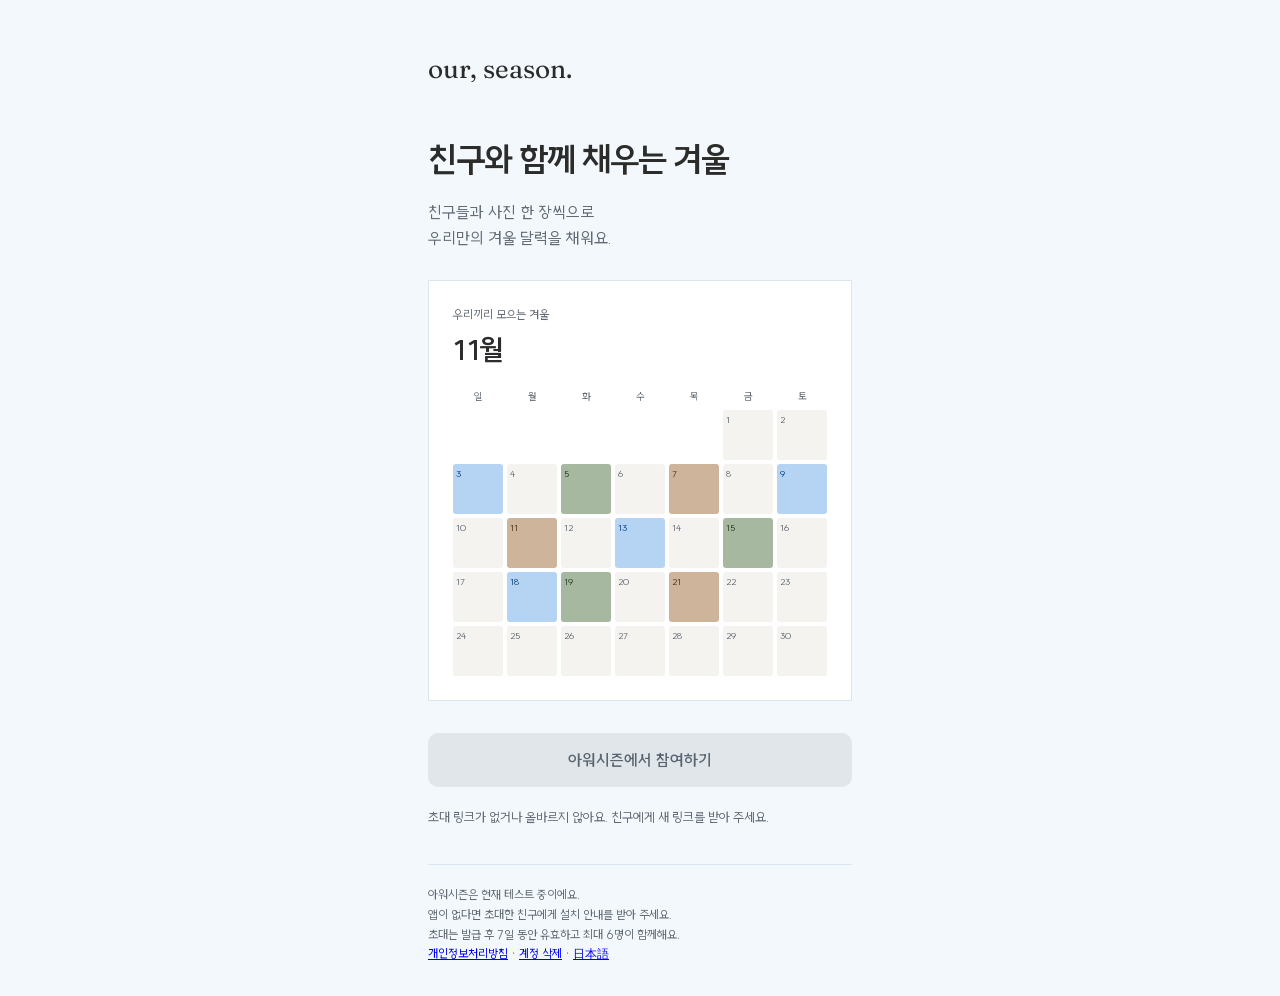
<file: ourseason/index.html>
<!doctype html>
<html lang="ko">
<head>
<meta charset="utf-8">
<meta name="viewport" content="width=device-width, initial-scale=1">
<meta name="referrer" content="no-referrer">
<meta name="robots" content="noindex">
<title>친구의 겨울에 함께해요 · 아워시즌</title>
<meta name="description" content="친구들과 사진 한 장씩으로 함께 채우는 겨울 달력. 아워시즌에서 친구의 계절에 참여하세요.">
<meta property="og:title" content="친구의 겨울에 함께해요 · 아워시즌">
<meta property="og:description" content="사진 한 장씩, 우리끼리 채우는 겨울 달력">
<style>
@font-face{font-family:SUITE;src:url('/poff/assets/SUITE-Variable.woff2') format('woff2');font-display:swap;font-weight:300 900}
@font-face{font-family:Fraunces;src:url('./Fraunces.ttf') format('truetype');font-display:swap}
:root{--paper:#F3F8FD;--ink:#2C2C2A;--muted:#626B74;--blue:#0C447C;--line:#D9E5F1;--white:#fff}
*{box-sizing:border-box}body{margin:0;background:var(--paper);color:var(--ink);font-family:SUITE,sans-serif;line-height:1.65}main{max-width:480px;margin:0 auto;padding:48px 28px 32px;min-height:100svh}header{font-family:Fraunces,serif;font-size:26px}h1{font-size:34px;line-height:1.35;letter-spacing:-1px;margin:46px 0 16px;font-weight:700}p{color:var(--muted);font-size:16px;margin:0 0 24px}.calendar{background:var(--white);padding:24px;border:1px solid var(--line);margin:28px 0 32px}.caption{font-size:12px;color:var(--muted);margin-bottom:8px}.month{font-size:28px;font-weight:700;line-height:1.3;margin-bottom:20px}.days,.grid{display:grid;grid-template-columns:repeat(7,minmax(0,1fr));gap:4px}.days span{font-size:10px;text-align:center;color:var(--muted);margin-bottom:5px}.grid span{aspect-ratio:1;background:#F4F3F0;border-radius:3px;padding:3px;font-size:9px;color:#626B74}.grid .filled{background:#B5D4F4;color:#0C447C}.grid .green{background:#A7B8A0;color:#263F25}.grid .brown{background:#CDB49A;color:#4D3521}.grid .blank{background:transparent}.action{display:flex;width:100%;min-height:54px;justify-content:center;align-items:center;border:0;border-radius:10px;background:var(--blue);color:var(--white);text-decoration:none;font:600 16px SUITE,sans-serif;cursor:pointer;padding:12px 16px}.action[aria-disabled=true]{background:#E1E6EA;color:#596671;pointer-events:none}.secondary{background:transparent;color:var(--blue);border:1px solid var(--line);margin-top:12px}.small{font-size:13px;margin-top:20px;line-height:1.6}.code{font-size:12px;overflow-wrap:anywhere;user-select:all;color:var(--muted);margin:12px 0 0}footer{margin-top:36px;padding-top:20px;border-top:1px solid var(--line);color:var(--muted);font-size:12px}a:focus-visible,button:focus-visible{outline:3px solid #378ADD;outline-offset:4px}[hidden]{display:none!important}@media(max-width:350px){main{padding:28px 20px}h1{font-size:29px;margin-top:32px}}
</style>
</head>
<body>
<main>
<header aria-label="아워시즌">our, season.</header>
<h1 id="title">친구가 기다리는 겨울에<br>함께할까요?</h1>
<p id="description">친구들과 사진 한 장씩으로<br>우리만의 겨울 달력을 채워요.</p>
<div class="calendar" aria-hidden="true">
<div class="caption">우리끼리 모으는 겨울</div><div class="month">11월</div>
<div class="days"><span>일</span><span>월</span><span>화</span><span>수</span><span>목</span><span>금</span><span>토</span></div>
<div class="grid"><span class="blank"></span><span class="blank"></span><span class="blank"></span><span class="blank"></span><span class="blank"></span><span>1</span><span>2</span><span class="filled">3</span><span>4</span><span class="green">5</span><span>6</span><span class="brown">7</span><span>8</span><span class="filled">9</span><span>10</span><span class="brown">11</span><span>12</span><span class="filled">13</span><span>14</span><span class="green">15</span><span>16</span><span>17</span><span class="filled">18</span><span class="green">19</span><span>20</span><span class="brown">21</span><span>22</span><span>23</span><span>24</span><span>25</span><span>26</span><span>27</span><span>28</span><span>29</span><span>30</span></div>
</div>
<a class="action" id="open" aria-disabled="true">아워시즌에서 참여하기</a>
<button class="action secondary" id="copy" hidden>초대 코드 복사하기</button>
<p class="code" id="code" hidden></p>
<p class="small" id="status" role="status">초대 링크를 확인하고 있어요.</p>
<footer>아워시즌은 현재 테스트 중이에요.<br>앱이 없다면 초대한 친구에게 설치 안내를 받아 주세요.<br>초대는 발급 후 7일 동안 유효하고 최대 6명이 함께해요.<br><a href="./privacy.html">개인정보처리방침</a> · <a href="./data-deletion.html">계정 삭제</a> · <a href="./ja/privacy.html" lang="ja">日本語</a></footer>
</main>
<script>
(() => {
  const url = new URL(window.location.href);
  const code = url.searchParams.get('invite');
  window.history.replaceState(null, '', url.pathname);
  const open = document.getElementById('open');
  const copy = document.getElementById('copy');
  const status = document.getElementById('status');
  if (!code || !/^[a-f0-9]{32}$/i.test(code) || url.searchParams.getAll('invite').length !== 1) {
    document.getElementById('title').textContent = '친구와 함께 채우는 겨울';
    status.textContent = '초대 링크가 없거나 올바르지 않아요. 친구에게 새 링크를 받아 주세요.';
    return;
  }
  const value = code.toLowerCase();
  open.href = `ourseason://invite?invite=${value}`;
  open.removeAttribute('aria-disabled');
  copy.hidden = false;
  const text = document.getElementById('code'); text.textContent = value;
  status.textContent = '앱에서 온라인 연결 후 함께할 수 있어요. 카카오톡에서 앱이 열리지 않으면 링크를 Safari에서 열거나 초대 코드를 복사해 주세요.';
  copy.addEventListener('click', async () => {
    try { await navigator.clipboard.writeText(value); status.textContent = '초대 코드를 복사했어요. 앱의 초대 코드로 참여하기에 붙여 넣어 주세요.'; }
    catch { text.hidden = false; status.textContent = '아래 코드를 길게 눌러 복사해 주세요.'; }
  });
})();
</script>
</body>
</html>
</file>
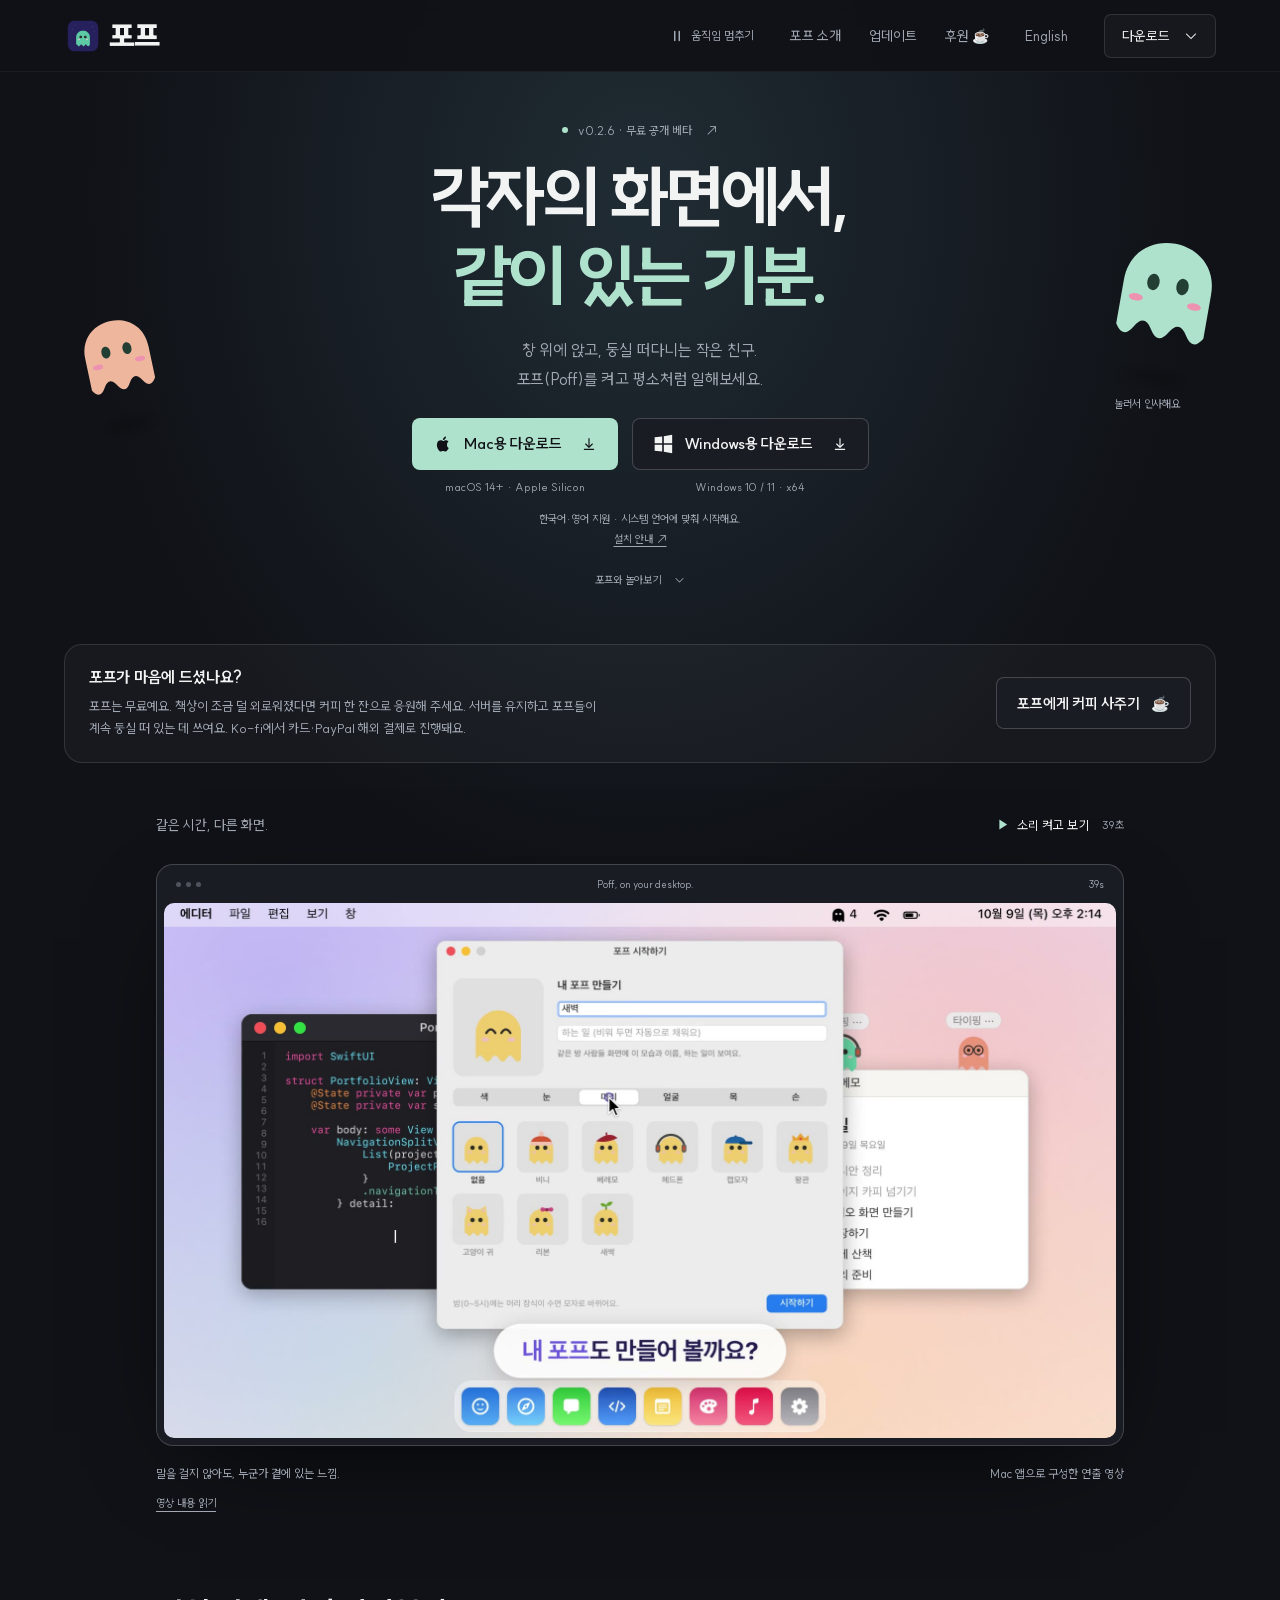
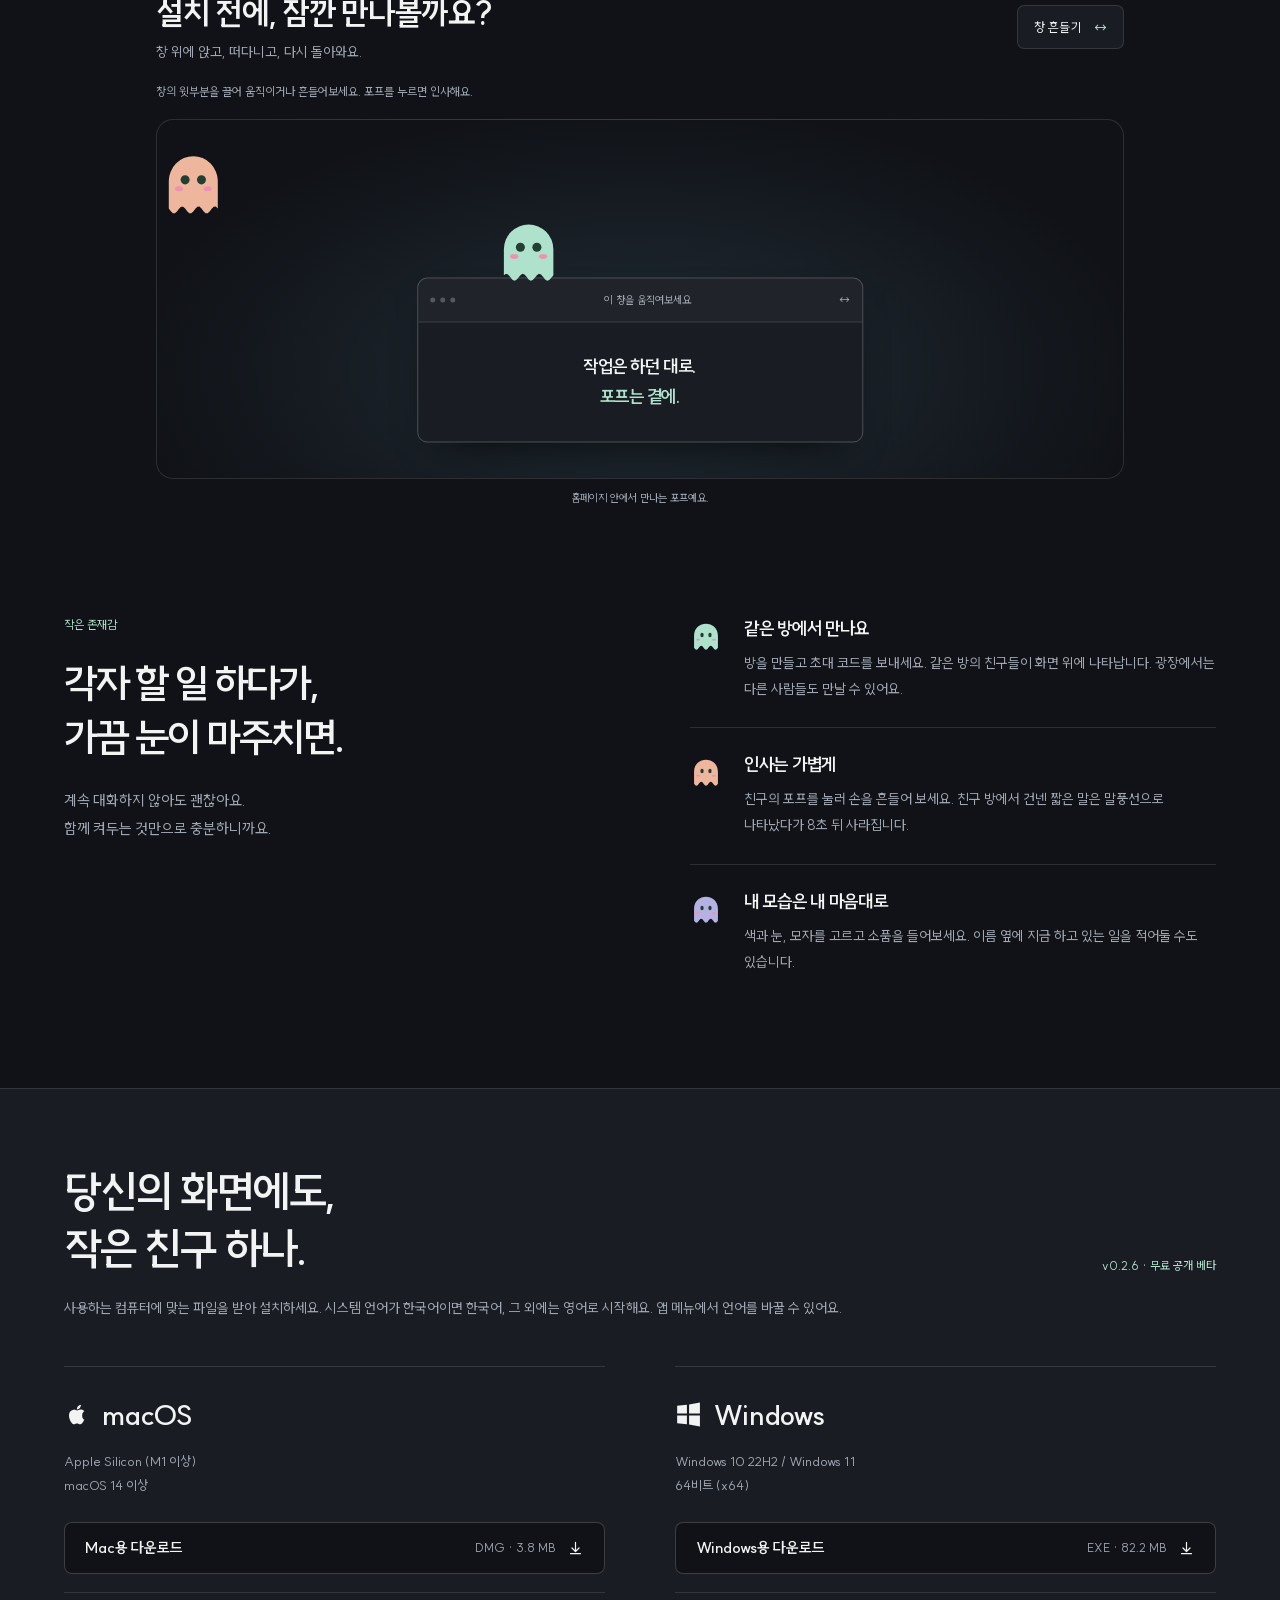
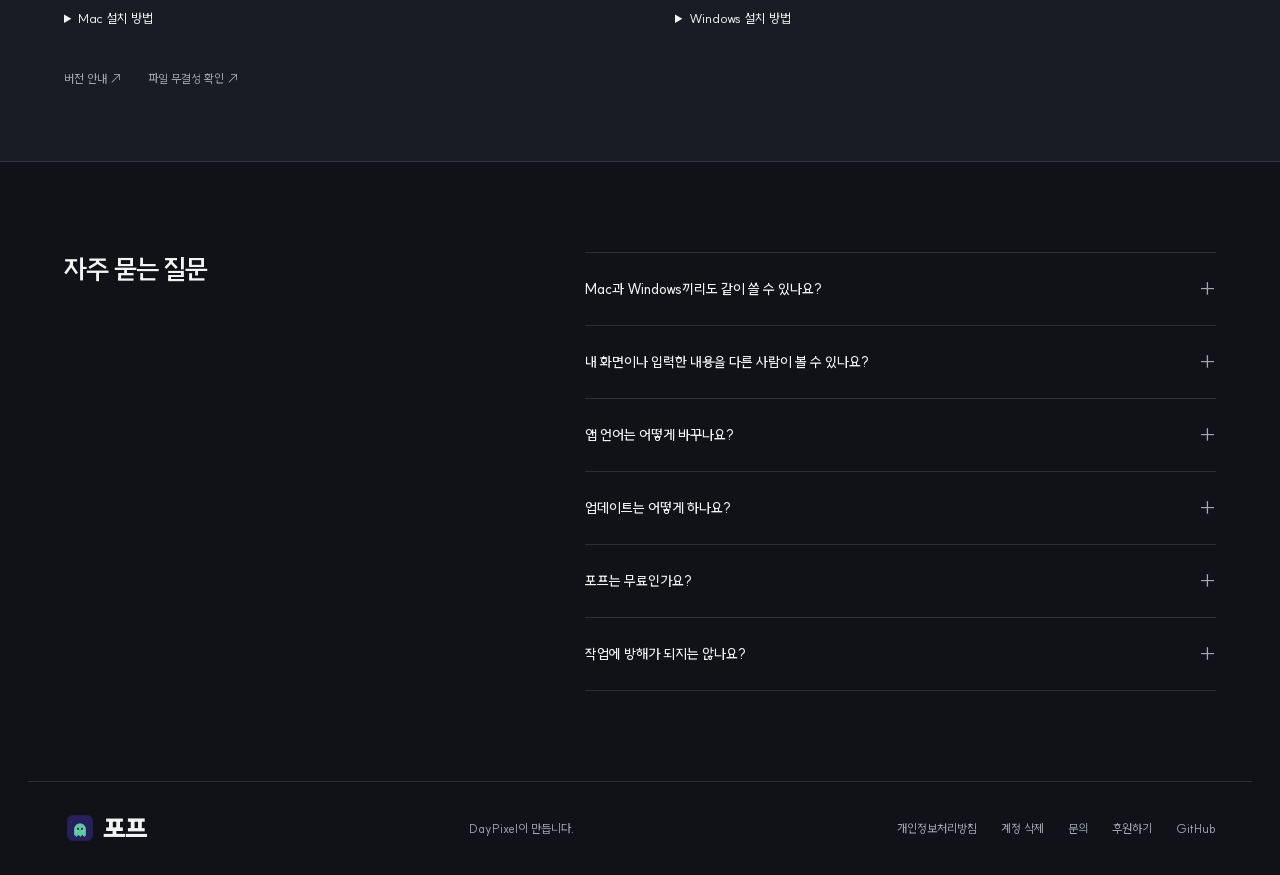
<file: poff/index.html>
<!doctype html>
<html lang="ko">
<head>
  <meta charset="utf-8">
  <meta name="viewport" content="width=device-width, initial-scale=1">
  <meta name="theme-color" content="#101217">
  <title>포프(Poff) 공식 다운로드 — Mac·Windows 데스크톱 친구</title>
  <meta name="description" content="포프(Poff)는 화면 위에 사는 작은 데스크톱 친구입니다. 캐릭터를 꾸미고 친구와 같은 방에서 인사와 짧은 말을 나눠보세요. Mac·Windows 공식 무료 다운로드.">
  <link rel="canonical" href="https://daypixel.kr/poff/">
  <link rel="alternate" hreflang="ko" href="https://daypixel.kr/poff/">
  <link rel="alternate" hreflang="en" href="https://daypixel.kr/poff/en/">
  <link rel="alternate" hreflang="x-default" href="https://daypixel.kr/poff/">
  <link rel="icon" href="assets/puff.svg" type="image/svg+xml">
  <link rel="apple-touch-icon" href="assets/app-icon.png">
  <meta property="og:type" content="website">
  <meta property="og:locale" content="ko_KR">
  <meta property="og:locale:alternate" content="en_US">
  <meta property="og:title" content="포프(Poff) 공식 다운로드 — Mac·Windows 데스크톱 친구">
  <meta property="og:description" content="포프(Poff), 화면 위에 사는 작은 데스크톱 친구. Mac·Windows 공식 무료 다운로드.">
  <meta property="og:url" content="https://daypixel.kr/poff/">
  <meta property="og:image" content="https://daypixel.kr/poff/assets/app-icon.png">
  <meta name="twitter:card" content="summary">
  <script type="application/ld+json">
  {
    "@context": "https://schema.org",
    "@type": "SoftwareApplication",
    "@id": "https://daypixel.kr/poff/#app",
    "name": "포프(Poff)",
    "alternateName": ["포프", "Poff"],
    "url": "https://daypixel.kr/poff/",
    "description": "화면 위에 사는 작은 데스크톱 친구. 캐릭터를 꾸미고 친구와 같은 방에서 인사와 짧은 말을 나눌 수 있습니다.",
    "image": "https://daypixel.kr/poff/assets/app-icon.png",
    "applicationCategory": "DesktopEnhancementApplication",
    "operatingSystem": ["macOS 14 이상", "Windows 10 22H2 이상", "Windows 11"],
    "publisher": {"@type": "Organization", "name": "DayPixel", "url": "https://daypixel.kr/"},
    "softwareVersion": "0.2.6",
    "offers": {"@type": "Offer", "price": "0", "priceCurrency": "KRW"}
  }
  </script>
  <link rel="preload" href="assets/SUITE-Variable.woff2" as="font" type="font/woff2" crossorigin>
  <script src="app.js?v=11" type="module"></script>
  <link rel="stylesheet" href="styles.css?v=13">
</head>
<body>
  <a class="skip-link" href="#main">본문으로 건너뛰기</a>
  <svg class="svg-library" aria-hidden="true" xmlns="http://www.w3.org/2000/svg">
    <symbol id="apple" viewBox="0 0 24 24"><path fill="currentColor" d="M16.8 12.5c0-2.2 1.8-3.3 1.9-3.4-1-1.5-2.6-1.7-3.2-1.7-1.4-.2-2.7.9-3.4.9s-1.8-.9-3-.8C7.6 7.5 6.2 8.4 5.4 9.8c-1.6 2.8-.4 7 1.1 9.2.7 1 1.5 2.1 2.6 2 1.1 0 1.5-.7 2.9-.7s1.8.7 3 .7 1.9-1 2.6-2c.8-1.1 1.1-2.2 1.2-2.3-.1 0-2-1-2-3.2ZM14.6 6c.6-.8 1.1-1.9 1-3-.9.1-2 .6-2.7 1.4-.6.7-1.2 1.8-1 2.9 1 .1 2-.5 2.7-1.3Z"/></symbol>
    <symbol id="windows" viewBox="0 0 24 24"><path fill="currentColor" d="m2 4 9-1v8H2V4Zm11-1.3L23 1v10H13V2.7ZM2 13h9v8l-9-1v-7Zm11 0h10v10l-10-1.7V13Z"/></symbol>
    <symbol id="arrow" viewBox="0 0 24 24"><path d="M12 4v13m-5-5 5 5 5-5M5 20h14" fill="none" stroke="currentColor" stroke-width="1.7" stroke-linecap="round" stroke-linejoin="round"/></symbol>
    <symbol id="puff-body" viewBox="0 0 40 44"><path d="M5 21C5 1 35 1 35 21v15q-3 5-6 0t-6 0t-6 0t-6 0q-3 5-6 0Z" fill="currentColor"/><g class="puff-eyes" fill="#233f34"><ellipse cx="15" cy="20" rx="2.1" ry="2.8"/><ellipse cx="25" cy="20" rx="2.1" ry="2.8"/></g><g fill="#ed93b1"><ellipse cx="10" cy="26" rx="2.4" ry="1.2"/><ellipse cx="30" cy="26" rx="2.4" ry="1.2"/></g></symbol>
    <symbol id="pause" viewBox="0 0 24 24"><path d="M9 6v12M15 6v12" stroke="currentColor" stroke-width="2" stroke-linecap="round"/></symbol>
    <symbol id="play" viewBox="0 0 24 24"><path d="m9 5 11 7-11 7Z" fill="currentColor"/></symbol>
  </svg>
  <header class="header shell">
    <a class="brand" href="./" aria-label="포프 홈"><img src="assets/app-icon.png" width="38" height="38" alt=""><span>포프</span></a>
    <nav aria-label="주요 메뉴"><button class="motion-toggle" type="button" aria-pressed="false" hidden><svg aria-hidden="true"><use href="#pause"/></svg><span>움직임 멈추기</span></button><a href="#features">포프 소개</a><a href="https://github.com/DayPixel/puff/releases/tag/v0.2.6">업데이트</a><a href="#support">후원 ☕</a><a class="language-link" href="en/" lang="en" hreflang="en">English</a><a class="nav-download" href="#download">다운로드 <span aria-hidden="true">↓</span></a></nav>
  </header>
  <main id="main">
    <section class="hero shell" aria-labelledby="hero-title" data-motion-zone>
      <a class="release-link" href="https://github.com/DayPixel/puff/releases/tag/v0.2.6"><span class="release-dot" aria-hidden="true"></span> v0.2.6 · 무료 공개 베타 <span aria-hidden="true">↗</span></a>
      <div class="hero-copy">
        <h1 id="hero-title">각자의 화면에서,<br><span>같이 있는 기분.</span></h1>
        <p class="hero-description">창 위에 앉고, 둥실 떠다니는 작은 친구.<br>포프(Poff)를 켜고 평소처럼 일해보세요.</p>
      </div>
      <div class="hero-downloads">
        <div class="hero-actions">
          <div><a class="button button-primary" href="https://github.com/DayPixel/puff/releases/download/v0.2.6/Poff-0.2.6.dmg" data-download="mac"><svg aria-hidden="true"><use href="#apple"/></svg>Mac용 다운로드<svg class="arrow" aria-hidden="true"><use href="#arrow"/></svg></a><span class="requirement">macOS 14+ · Apple Silicon</span></div>
          <div><a class="button button-secondary" href="https://github.com/DayPixel/puff/releases/download/v0.2.6/Poff-0.2.6-Setup.exe" data-download="windows"><svg aria-hidden="true"><use href="#windows"/></svg>Windows용 다운로드<svg class="arrow" aria-hidden="true"><use href="#arrow"/></svg></a><span class="requirement">Windows 10 / 11 · x64</span></div>
        </div>
        <p class="hero-note">한국어·영어 지원 · 시스템 언어에 맞춰 시작해요.<br><a href="#download">설치 안내 ↗</a></p>
      </div>
      <div class="hero-friend friend-peach" aria-hidden="true"><div class="float"><svg viewBox="0 0 40 44"><use href="#puff-body"/></svg></div><span class="friend-shadow"></span></div>
      <div class="hero-friend friend-mint"><div class="float"><button class="puff-greeting" type="button" aria-label="포프에게 인사하기" disabled><svg viewBox="0 0 40 44" aria-hidden="true"><use href="#puff-body"/></svg></button><span class="greeting-bubble" aria-hidden="true">반가워요!</span></div><span class="friend-shadow" aria-hidden="true"></span><span class="friend-hint" aria-hidden="true" hidden>눌러서 인사해요</span></div>
      <p class="sr-only greeting-status" role="status"></p>
      <a class="scroll-cue" href="#poff-demo">포프와 놀아보기 <span aria-hidden="true">↓</span></a>
    </section>
    <div class="shell support-wrap"><aside class="support-card" id="support" aria-labelledby="support-title"><div><h3 id="support-title">포프가 마음에 드셨나요?</h3><p>포프는 무료예요. 책상이 조금 덜 외로워졌다면 커피 한 잔으로 응원해 주세요. 서버를 유지하고 포프들이 계속 둥실 떠 있는 데 쓰여요. Ko-fi에서 카드·PayPal 해외 결제로 진행돼요.</p></div><a class="button button-secondary support-button" href="https://ko-fi.com/poff_pop" target="_blank" rel="noopener">포프에게 커피 사주기 <span aria-hidden="true">☕</span></a></aside></div>
    <figure class="puff-preview shell" id="puff-preview" data-reveal>
      <div class="preview-heading"><p>같은 시간, 다른 화면.</p><a class="film-link" href="assets/poff-intro-v1.mp4"><svg aria-hidden="true"><use href="#play"/></svg>소리 켜고 보기 <span>39초</span></a></div>
      <div class="video-frame">
        <div class="window-bar" aria-hidden="true"><span class="window-dots"><i></i><i></i><i></i></span><span>Poff, on your desktop.</span><span>39s</span></div>
        <a class="film-stage" href="assets/poff-intro-v1.mp4" aria-label="소개 영상 소리 켜고 크게 보기"><video class="night-preview" muted loop playsinline preload="metadata" poster="assets/poff-poster-v1.jpg" width="1280" height="720" aria-label="포프 소개 영상, 음소거 자동재생" aria-describedby="video-description"><source src="assets/poff-preview-v1.mp4" type="video/mp4"></video></a>
      </div>
      <figcaption><span>말을 걸지 않아도, 누군가 곁에 있는 느낌.</span><span>Mac 앱으로 구성한 연출 영상</span></figcaption>
      <details class="video-description" id="video-description"><summary>영상 내용 읽기</summary><p>작업 중인 창 위에 친구들의 포프가 찾아옵니다. 타이핑할 때는 창 위에 앉고, 생각하거나 쉴 때는 떠다닙니다. 창을 흔들면 포프가 떨어지고, 커서에 반응합니다. 포프를 눌러 손을 흔들거나 친구 방에서 짧은 말을 건넬 수 있습니다. 색과 눈, 모자를 골라 내 포프를 꾸미는 모습도 보여줍니다. 앱의 움직임과 캐릭터로 구성한 소개 영상이며, 등장하는 이름과 접속 인원은 연출된 예시입니다.</p></details>
    </figure>
    <section class="poff-demo shell" id="poff-demo" aria-labelledby="demo-title" hidden>
      <div class="demo-heading"><div><h2 id="demo-title">설치 전에, 잠깐 만나볼까요?</h2><p>창 위에 앉고, 떠다니고, 다시 돌아와요.</p></div><button class="demo-shake" type="button">창 흔들기 <span aria-hidden="true">↔</span></button></div>
      <p class="demo-instructions" id="demo-instructions">창의 윗부분을 끌어 움직이거나 흔들어보세요. 포프를 누르면 인사해요.</p>
      <div class="demo-stage" role="group" aria-label="설치 전에, 잠깐 만나볼까요?">
        <div class="demo-window">
          <button class="demo-window-handle" type="button" aria-label="체험 창 움직이기 · 방향키로 이동할 수 있어요" aria-describedby="demo-instructions"><span class="window-dots" aria-hidden="true"><i></i><i></i><i></i></span><span>이 창을 움직여보세요</span><span aria-hidden="true">↔</span></button>
          <p class="demo-window-copy">작업은 하던 대로.<br><span>포프는 곁에.</span></p>
        </div>
        <button class="demo-poff demo-poff-0" type="button" aria-label="민트 포프에게 인사하기"><svg viewBox="0 0 32 34" aria-hidden="true"><path class="demo-body" fill="currentColor"/><g class="demo-eyes" fill="#233f34"><circle cx="12" cy="15" r="2.2"/><circle cx="20" cy="15" r="2.2"/></g><path class="demo-happy" d="M9.6 16 Q12 12.2 14.4 16 M17.6 16 Q20 12.2 22.4 16" fill="none" stroke="#233f34" stroke-width="1.1" stroke-linecap="round"/><g fill="#ed93b1"><ellipse cx="9" cy="19.5" rx="2" ry="1.2"/><ellipse cx="23" cy="19.5" rx="2" ry="1.2"/></g></svg><span class="demo-bubble" aria-hidden="true" hidden></span></button>
        <button class="demo-poff demo-poff-1" type="button" aria-label="복숭아 포프에게 인사하기"><svg viewBox="0 0 32 34" aria-hidden="true"><path class="demo-body" fill="currentColor"/><g class="demo-eyes" fill="#233f34"><circle cx="12" cy="15" r="2.2"/><circle cx="20" cy="15" r="2.2"/></g><path class="demo-happy" d="M9.6 16 Q12 12.2 14.4 16 M17.6 16 Q20 12.2 22.4 16" fill="none" stroke="#233f34" stroke-width="1.1" stroke-linecap="round"/><g fill="#ed93b1"><ellipse cx="9" cy="19.5" rx="2" ry="1.2"/><ellipse cx="23" cy="19.5" rx="2" ry="1.2"/></g></svg><span class="demo-bubble" aria-hidden="true" hidden></span></button>
      </div>
      <p class="demo-note">홈페이지 안에서 만나는 포프예요.</p>
      <p class="sr-only demo-status" role="status" aria-live="polite"></p>
    </section>
    <section class="features shell" id="features" aria-labelledby="features-title">
      <div class="features-heading" data-reveal><p class="eyebrow">작은 존재감</p><h2 id="features-title">각자 할 일 하다가,<br>가끔 눈이 마주치면.</h2><p>계속 대화하지 않아도 괜찮아요.<br>함께 켜두는 것만으로 충분하니까요.</p></div>
      <div class="feature-list">
        <article data-reveal><svg class="feature-icon" aria-hidden="true" viewBox="0 0 40 44"><use href="#puff-body"/></svg><div><h3>같은 방에서 만나요</h3><p>방을 만들고 초대 코드를 보내세요. 같은 방의 친구들이 화면 위에 나타납니다. 광장에서는 다른 사람들도 만날 수 있어요.</p></div></article>
        <article data-reveal><svg class="feature-icon" aria-hidden="true" viewBox="0 0 40 44"><use href="#puff-body"/></svg><div><h3>인사는 가볍게</h3><p>친구의 포프를 눌러 손을 흔들어 보세요. 친구 방에서 건넨 짧은 말은 말풍선으로 나타났다가 8초 뒤 사라집니다.</p></div></article>
        <article data-reveal><svg class="feature-icon" aria-hidden="true" viewBox="0 0 40 44"><use href="#puff-body"/></svg><div><h3>내 모습은 내 마음대로</h3><p>색과 눈, 모자를 고르고 소품을 들어보세요. 이름 옆에 지금 하고 있는 일을 적어둘 수도 있습니다.</p></div></article>
      </div>
    </section>
    <section class="download-section" id="download" aria-labelledby="download-title">
      <div class="shell"><div class="download-heading"><h2 id="download-title">당신의 화면에도,<br>작은 친구 하나.</h2><span class="version-label">v0.2.6 · 무료 공개 베타</span></div>
      <p class="download-intro">사용하는 컴퓨터에 맞는 파일을 받아 설치하세요. 시스템 언어가 한국어이면 한국어, 그 외에는 영어로 시작해요. 앱 메뉴에서 언어를 바꿀 수 있어요.</p>
      <div class="download-options">
        <article class="download-option"><div class="os-title"><svg aria-hidden="true"><use href="#apple"/></svg><h3>macOS</h3></div><p class="os-spec">Apple Silicon (M1 이상)<br>macOS 14 이상</p><a class="button button-primary" href="https://github.com/DayPixel/puff/releases/download/v0.2.6/Poff-0.2.6.dmg" data-download="mac">Mac용 다운로드 <span>DMG · 3.8 MB</span><svg aria-hidden="true"><use href="#arrow"/></svg></a><details><summary>Mac 설치 방법</summary><div class="detail-content"><ol><li>기존 버전이 있다면 먼저 종료하고 이전 앱을 휴지통으로 옮겨요. 프로필과 방 정보는 그대로 남아요.</li><li>DMG를 열고 포프를 응용 프로그램 폴더로 옮겨요.</li><li>응용 프로그램 폴더에서 포프를 실행해요. 처음 실행할 때 확인 창이 나오면 ‘열기’를 선택해요.</li></ol><p>Intel Mac용 빌드는 아직 제공하지 않아요.</p></div></details></article>
        <article class="download-option"><div class="os-title"><svg aria-hidden="true"><use href="#windows"/></svg><h3>Windows</h3></div><p class="os-spec">Windows 10 22H2 / Windows 11<br>64비트 (x64)</p><a class="button button-primary" href="https://github.com/DayPixel/puff/releases/download/v0.2.6/Poff-0.2.6-Setup.exe" data-download="windows">Windows용 다운로드 <span>EXE · 82.2 MB</span><svg aria-hidden="true"><use href="#arrow"/></svg></a><details><summary>Windows 설치 방법</summary><div class="detail-content"><ol><li>다운로드한 Setup.exe를 실행하면 포프가 설치돼요.</li><li>다음부터는 시작 메뉴에서 포프를 열면 돼요.</li><li>작업 표시줄의 숨겨진 아이콘(∧)에서 포프 메뉴를 찾을 수 있어요.</li></ol><p>추가 프로그램 설치는 필요하지 않아요.</p></div></details></article>
      </div>
      <div class="release-links"><a href="https://github.com/DayPixel/puff/releases/tag/v0.2.6">버전 안내 <span aria-hidden="true">↗</span></a><a href="https://github.com/DayPixel/puff/releases/download/v0.2.6/SHA256SUMS.txt">파일 무결성 확인 <span aria-hidden="true">↗</span></a></div>
    </div></section>


    <section class="faq shell" id="faq" aria-labelledby="faq-title"><h2 id="faq-title">자주 묻는 질문</h2><div class="faq-list">
      <details><summary>Mac과 Windows끼리도 같이 쓸 수 있나요?</summary><p>Mac과 Windows에서 같은 방에 들어가 서로 손을 흔들고 짧은 말을 주고받을 수 있어요. 포프 끌기·쓰다듬기, 리액션, 자동 몰입 모드와 생활 알림은 현재 Mac에서 사용할 수 있어요. 일부 기능과 움직임은 운영체제에 따라 달라요.</p></details>
      <details><summary>내 화면이나 입력한 내용을 다른 사람이 볼 수 있나요?</summary><p>화면 내용, 창 제목, 키보드 입력 내용은 보내지 않아요. 이름·하는 일·외형·활동 상태와 직접 보낸 인사·리액션·메시지를 공유해요. 친구 방 정보는 광장에 알리지 않고, 말하기는 현재 친구 방에서만 보여요.</p><p>방과 참가 목록은 서버에 저장해요. 앱은 접속 상태·인사·리액션·메시지를 대화 기록으로 저장하지 않아요. 프로필과 로그인 정보는 내 기기에 보관해요.</p></details>
      <details><summary>앱 언어는 어떻게 바꾸나요?</summary><p>기본적으로 시스템 언어에 맞춰 시작해요. Mac은 메뉴의 설정 → Language / 언어에서, Windows는 트레이 메뉴의 언어에서 한국어·영어를 선택할 수 있어요. 같은 메뉴에서 시스템 언어 설정으로 돌아갈 수 있어요.</p></details>
      <details><summary>업데이트는 어떻게 하나요?</summary><p>새 버전이 나오면 앱에서 알려드려요. 알림에서 설치를 선택하거나, 메뉴의 ‘업데이트 확인’을 눌러주세요.</p><p>0.2.0 사용자와 Windows ZIP 사용자는 위 설치 파일로 직접 설치해 주세요. Windows는 EXE로 설치하면 다음부터 앱에서 업데이트할 수 있어요.</p></details>
      <details><summary>포프는 무료인가요?</summary><p>네, 무료 공개 베타예요. 응원하고 싶다면 <a href="https://ko-fi.com/poff_pop" target="_blank" rel="noopener">Ko-fi에서 포프에게 커피 한 잔</a>을 사줄 수 있어요. 카드·PayPal 해외 결제로 진행돼요.</p></details>
      <details><summary>작업에 방해가 되지는 않나요?</summary><p>포프가 없는 곳의 클릭은 원래 앱으로 전달해요. 트레이·메뉴바에서 방해 금지, 잠시 숨기기, 투명도를 설정할 수 있어요. 전체화면 앱에서는 기본적으로 숨겨져요.</p></details>
    </div></section>

    <dialog class="film-dialog" aria-labelledby="film-title">
      <div class="film-toolbar"><h2 id="film-title">포프 소개 영상 <span>Mac 버전 기준 · 39초</span></h2><button class="film-close" type="button" aria-label="소개 영상 닫기">닫기 <span aria-hidden="true">×</span></button></div>
      <video class="full-film" controls playsinline preload="none" poster="assets/poff-poster-v1.jpg" width="1920" height="1080" aria-label="포프 소개 영상, Mac 버전 기준" aria-describedby="film-description"><source src="assets/poff-intro-v1.mp4" type="video/mp4"></video>
      <p id="film-description">포프가 창 위에 앉고 떠다니며, 커서와 인사에 반응하는 모습입니다. 이름과 접속 인원은 연출된 예시입니다.</p>
    </dialog>
  </main>
  <footer class="footer shell"><a class="brand" href="./"><img src="assets/app-icon.png" width="32" height="32" alt=""><span>포프</span></a><p><a href="https://daypixel.kr/">DayPixel</a>이 만듭니다.</p><div><a href="privacy.html">개인정보처리방침</a><a href="privacy.html#deletion">계정 삭제</a><a href="mailto:eunhafactory@daypixel.kr?subject=Poff%20문의">문의</a><a href="https://ko-fi.com/poff_pop" target="_blank" rel="noopener">후원하기</a><a href="https://github.com/DayPixel/poff">GitHub</a></div></footer>
</body>
</html>
</file>
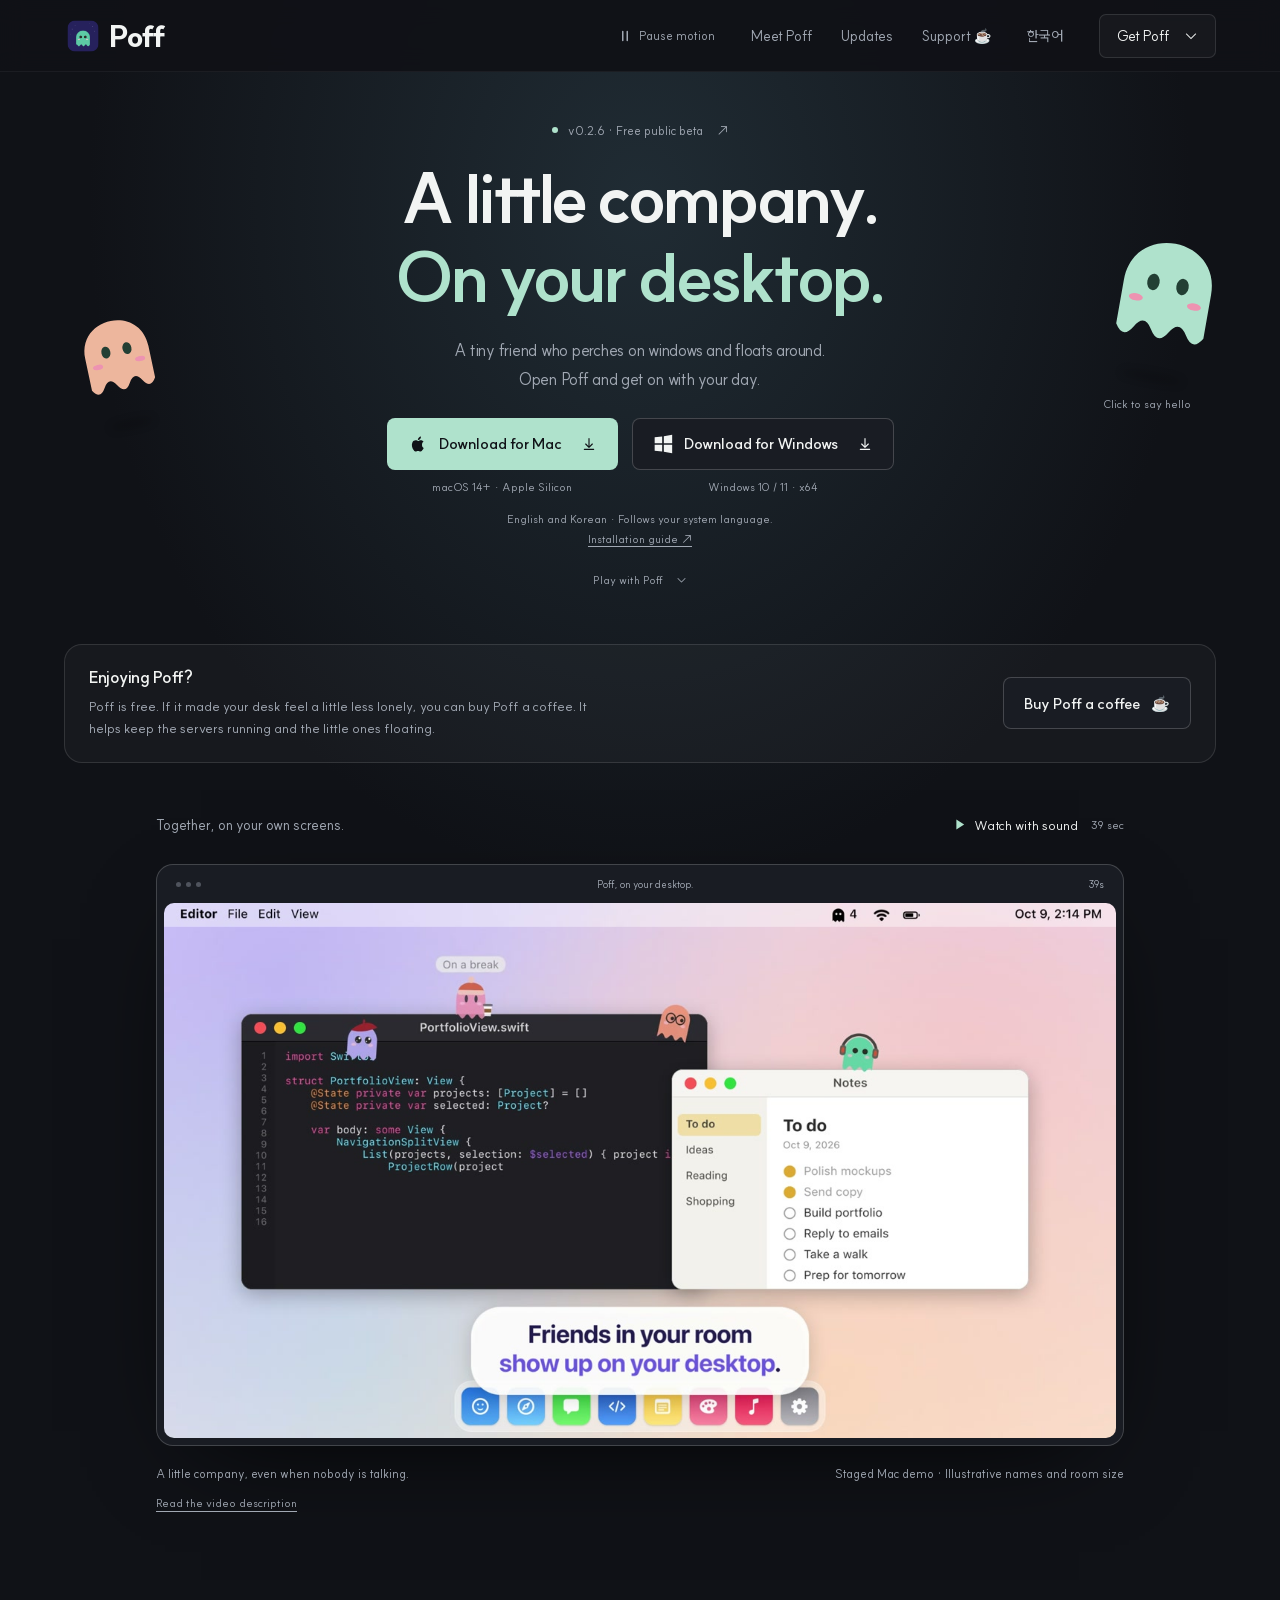
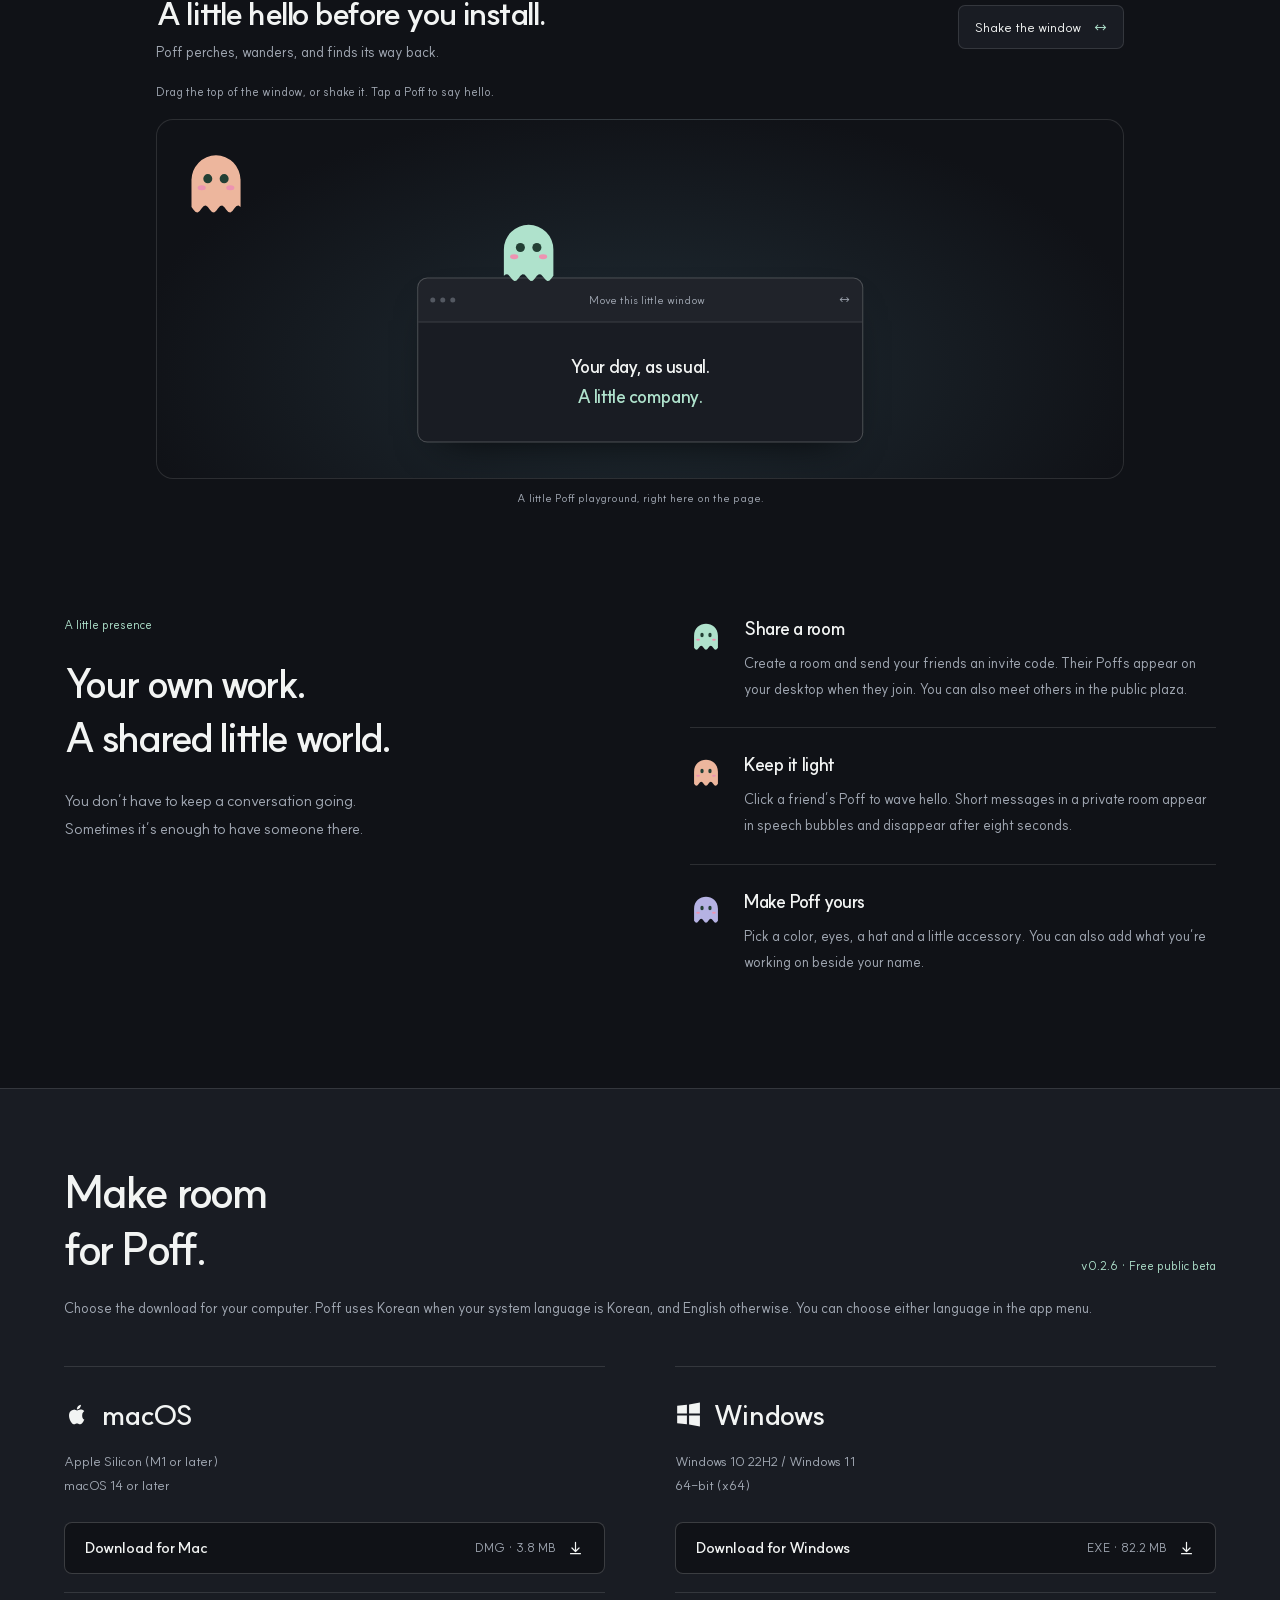
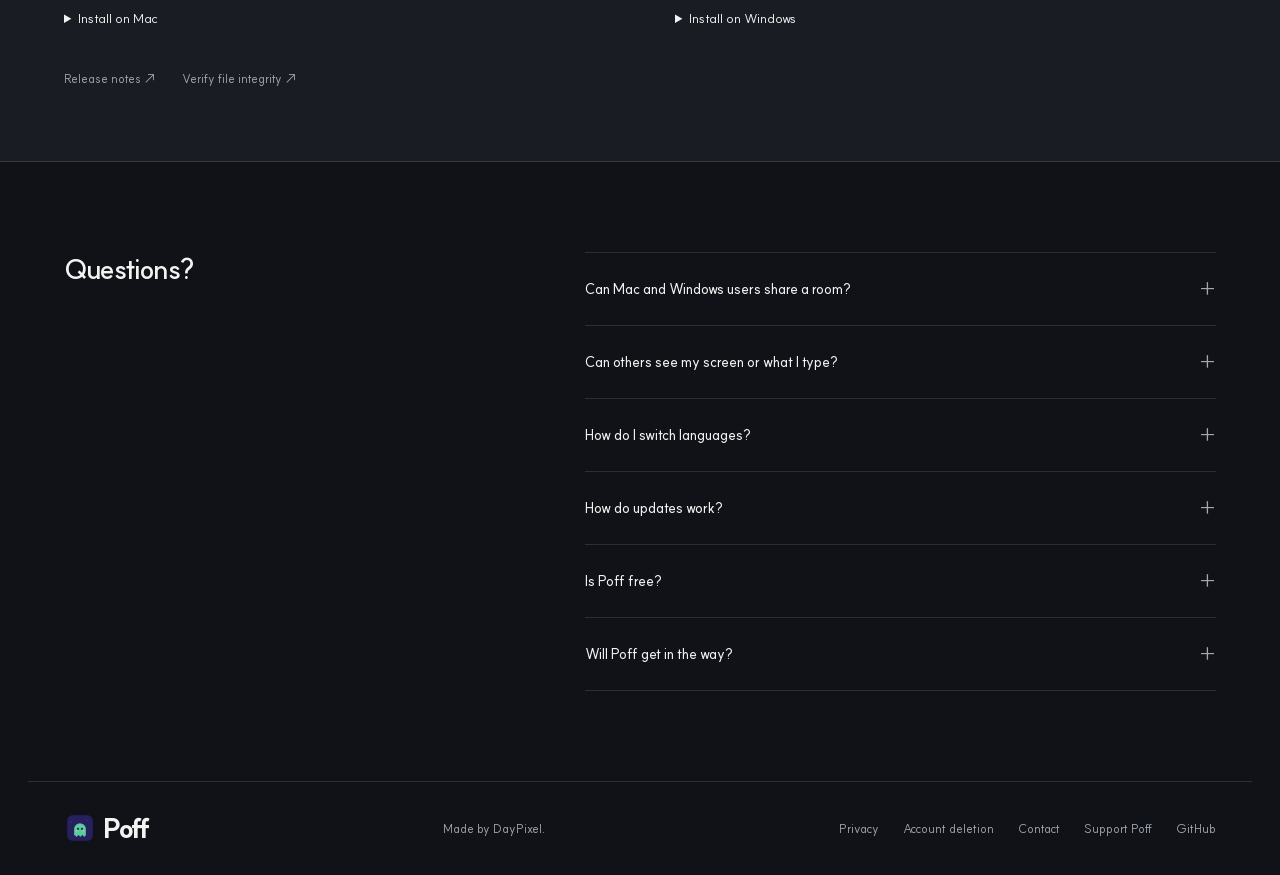
<file: poff/en/index.html>
<!doctype html>
<html lang="en">
<head>
  <meta charset="utf-8">
  <meta name="viewport" content="width=device-width, initial-scale=1">
  <meta name="theme-color" content="#101217">
  <title>Poff — A little company on your desktop | Mac & Windows</title>
  <meta name="description" content="Poff is a tiny friend who lives on your desktop. Customize your character, join your friends in a room, wave hello and share a few words. Free for Mac and Windows.">
  <link rel="canonical" href="https://daypixel.kr/poff/en/">
  <link rel="alternate" hreflang="ko" href="https://daypixel.kr/poff/">
  <link rel="alternate" hreflang="en" href="https://daypixel.kr/poff/en/">
  <link rel="alternate" hreflang="x-default" href="https://daypixel.kr/poff/">
  <link rel="icon" href="../assets/puff.svg" type="image/svg+xml">
  <link rel="apple-touch-icon" href="../assets/app-icon.png">
  <meta property="og:type" content="website">
  <meta property="og:locale" content="en_US">
  <meta property="og:locale:alternate" content="ko_KR">
  <meta property="og:title" content="Poff — A little company on your desktop | Mac & Windows">
  <meta property="og:description" content="A little company on your desktop. Customize Poff and work alongside friends. Free for Mac and Windows.">
  <meta property="og:url" content="https://daypixel.kr/poff/en/">
  <meta property="og:image" content="https://daypixel.kr/poff/assets/app-icon.png">
  <meta name="twitter:card" content="summary">
  <script type="application/ld+json">
  {
    "@context": "https://schema.org",
    "@type": "SoftwareApplication",
    "@id": "https://daypixel.kr/poff/en/#app",
    "name": "Poff",
    "alternateName": ["Poff"],
    "url": "https://daypixel.kr/poff/en/",
    "description": "A tiny friend who lives on your desktop. Customize your character, share a room with friends, wave hello and exchange short messages.",
    "image": "https://daypixel.kr/poff/assets/app-icon.png",
    "applicationCategory": "DesktopEnhancementApplication",
    "operatingSystem": ["macOS 14 or later", "Windows 10 22H2 or later", "Windows 11"],
    "publisher": {"@type": "Organization", "name": "DayPixel", "url": "https://daypixel.kr/"},
    "softwareVersion": "0.2.6",
    "offers": {"@type": "Offer", "price": "0", "priceCurrency": "KRW"}
  }
  </script>
  <link rel="preload" href="../assets/SUITE-Variable.woff2" as="font" type="font/woff2" crossorigin>
  <script src="../app.js?v=11" type="module"></script>
  <link rel="stylesheet" href="../styles.css?v=13">
</head>
<body>
  <a class="skip-link" href="#main">Skip to content</a>
  <svg class="svg-library" aria-hidden="true" xmlns="http://www.w3.org/2000/svg">
    <symbol id="apple" viewBox="0 0 24 24"><path fill="currentColor" d="M16.8 12.5c0-2.2 1.8-3.3 1.9-3.4-1-1.5-2.6-1.7-3.2-1.7-1.4-.2-2.7.9-3.4.9s-1.8-.9-3-.8C7.6 7.5 6.2 8.4 5.4 9.8c-1.6 2.8-.4 7 1.1 9.2.7 1 1.5 2.1 2.6 2 1.1 0 1.5-.7 2.9-.7s1.8.7 3 .7 1.9-1 2.6-2c.8-1.1 1.1-2.2 1.2-2.3-.1 0-2-1-2-3.2ZM14.6 6c.6-.8 1.1-1.9 1-3-.9.1-2 .6-2.7 1.4-.6.7-1.2 1.8-1 2.9 1 .1 2-.5 2.7-1.3Z"/></symbol>
    <symbol id="windows" viewBox="0 0 24 24"><path fill="currentColor" d="m2 4 9-1v8H2V4Zm11-1.3L23 1v10H13V2.7ZM2 13h9v8l-9-1v-7Zm11 0h10v10l-10-1.7V13Z"/></symbol>
    <symbol id="arrow" viewBox="0 0 24 24"><path d="M12 4v13m-5-5 5 5 5-5M5 20h14" fill="none" stroke="currentColor" stroke-width="1.7" stroke-linecap="round" stroke-linejoin="round"/></symbol>
    <symbol id="puff-body" viewBox="0 0 40 44"><path d="M5 21C5 1 35 1 35 21v15q-3 5-6 0t-6 0t-6 0t-6 0q-3 5-6 0Z" fill="currentColor"/><g class="puff-eyes" fill="#233f34"><ellipse cx="15" cy="20" rx="2.1" ry="2.8"/><ellipse cx="25" cy="20" rx="2.1" ry="2.8"/></g><g fill="#ed93b1"><ellipse cx="10" cy="26" rx="2.4" ry="1.2"/><ellipse cx="30" cy="26" rx="2.4" ry="1.2"/></g></symbol>
    <symbol id="pause" viewBox="0 0 24 24"><path d="M9 6v12M15 6v12" stroke="currentColor" stroke-width="2" stroke-linecap="round"/></symbol>
    <symbol id="play" viewBox="0 0 24 24"><path d="m9 5 11 7-11 7Z" fill="currentColor"/></symbol>
  </svg>
  <header class="header shell">
    <a class="brand" href="./" aria-label="Poff home"><img src="../assets/app-icon.png" width="38" height="38" alt=""><span>Poff</span></a>
    <nav aria-label="Main navigation"><button class="motion-toggle" type="button" aria-pressed="false" hidden><svg aria-hidden="true"><use href="#pause"/></svg><span>Pause motion</span></button><a href="#features">Meet Poff</a><a href="https://github.com/DayPixel/puff/releases/tag/v0.2.6">Updates</a><a href="#support">Support ☕</a><a class="language-link" href="../" lang="ko" hreflang="ko" aria-label="한국어 페이지">한국어</a><a class="nav-download" href="#download">Get Poff <span aria-hidden="true">↓</span></a></nav>
  </header>
  <main id="main">
    <section class="hero shell" aria-labelledby="hero-title" data-motion-zone>
      <a class="release-link" href="https://github.com/DayPixel/puff/releases/tag/v0.2.6"><span class="release-dot" aria-hidden="true"></span> v0.2.6 · Free public beta <span aria-hidden="true">↗</span></a>
      <div class="hero-copy">
        <h1 id="hero-title">A little company.<br><span>On your desktop.</span></h1>
        <p class="hero-description">A tiny friend who perches on windows and floats around.<br>Open Poff and get on with your day.</p>
      </div>
      <div class="hero-downloads">
        <div class="hero-actions">
          <div><a class="button button-primary" href="https://github.com/DayPixel/puff/releases/download/v0.2.6/Poff-0.2.6.dmg" data-download="mac"><svg aria-hidden="true"><use href="#apple"/></svg>Download for Mac<svg class="arrow" aria-hidden="true"><use href="#arrow"/></svg></a><span class="requirement">macOS 14+ · Apple Silicon</span></div>
          <div><a class="button button-secondary" href="https://github.com/DayPixel/puff/releases/download/v0.2.6/Poff-0.2.6-Setup.exe" data-download="windows"><svg aria-hidden="true"><use href="#windows"/></svg>Download for Windows<svg class="arrow" aria-hidden="true"><use href="#arrow"/></svg></a><span class="requirement">Windows 10 / 11 · x64</span></div>
        </div>
        <p class="hero-note">English and Korean · Follows your system language.<br><a href="#download">Installation guide ↗</a></p>
      </div>
      <div class="hero-friend friend-peach" aria-hidden="true"><div class="float"><svg viewBox="0 0 40 44"><use href="#puff-body"/></svg></div><span class="friend-shadow"></span></div>
      <div class="hero-friend friend-mint"><div class="float"><button class="puff-greeting" type="button" aria-label="Say hello to Poff" disabled><svg viewBox="0 0 40 44" aria-hidden="true"><use href="#puff-body"/></svg></button><span class="greeting-bubble" aria-hidden="true">Hi there!</span></div><span class="friend-shadow" aria-hidden="true"></span><span class="friend-hint" aria-hidden="true" hidden>Click to say hello</span></div>
      <p class="sr-only greeting-status" role="status"></p>
      <a class="scroll-cue" href="#poff-demo">Play with Poff <span aria-hidden="true">↓</span></a>
    </section>
    <div class="shell support-wrap"><aside class="support-card" id="support" aria-labelledby="support-title"><div><h3 id="support-title">Enjoying Poff?</h3><p>Poff is free. If it made your desk feel a little less lonely, you can buy Poff a coffee. It helps keep the servers running and the little ones floating.</p></div><a class="button button-secondary support-button" href="https://ko-fi.com/poff_pop" target="_blank" rel="noopener">Buy Poff a coffee <span aria-hidden="true">☕</span></a></aside></div>
    <figure class="puff-preview shell" id="puff-preview" data-reveal>
      <div class="preview-heading"><p>Together, on your own screens.</p><a class="film-link" href="../assets/poff-intro-en-v1.mp4"><svg aria-hidden="true"><use href="#play"/></svg>Watch with sound <span>39 sec</span></a></div>
      <div class="video-frame">
        <div class="window-bar" aria-hidden="true"><span class="window-dots"><i></i><i></i><i></i></span><span>Poff, on your desktop.</span><span>39s</span></div>
        <a class="film-stage" href="../assets/poff-intro-en-v1.mp4" aria-label="Open the intro video with sound"><video class="night-preview" muted loop playsinline preload="metadata" poster="../assets/poff-poster-en-v1.jpg" width="1280" height="720" aria-label="Poff intro video, muted autoplay" aria-describedby="video-description"><source src="../assets/poff-preview-en-v1.mp4" type="video/mp4"></video></a>
      </div>
      <figcaption><span>A little company, even when nobody is talking.</span><span>Staged Mac demo · Illustrative names and room size</span></figcaption>
      <details class="video-description" id="video-description"><summary>Read the video description</summary><p>Friends’ Poffs arrive on a desktop. They perch on windows while typing and float while thinking or taking a break. Shaking a window makes them tumble, and they react to the cursor. You can click a Poff to wave or send a short message in a private room. The video also shows choosing a color, eyes and a hat. This English demo uses the Mac app’s characters and movement; names and room size are illustrative.</p></details>
    </figure>
    <section class="poff-demo shell" id="poff-demo" aria-labelledby="demo-title" hidden>
      <div class="demo-heading"><div><h2 id="demo-title">A little hello before you install.</h2><p>Poff perches, wanders, and finds its way back.</p></div><button class="demo-shake" type="button">Shake the window <span aria-hidden="true">↔</span></button></div>
      <p class="demo-instructions" id="demo-instructions">Drag the top of the window, or shake it. Tap a Poff to say hello.</p>
      <div class="demo-stage" role="group" aria-label="A little hello before you install.">
        <div class="demo-window">
          <button class="demo-window-handle" type="button" aria-label="Move the demo window · Arrow keys also work" aria-describedby="demo-instructions"><span class="window-dots" aria-hidden="true"><i></i><i></i><i></i></span><span>Move this little window</span><span aria-hidden="true">↔</span></button>
          <p class="demo-window-copy">Your day, as usual.<br><span>A little company.</span></p>
        </div>
        <button class="demo-poff demo-poff-0" type="button" aria-label="Say hello to mint Poff"><svg viewBox="0 0 32 34" aria-hidden="true"><path class="demo-body" fill="currentColor"/><g class="demo-eyes" fill="#233f34"><circle cx="12" cy="15" r="2.2"/><circle cx="20" cy="15" r="2.2"/></g><path class="demo-happy" d="M9.6 16 Q12 12.2 14.4 16 M17.6 16 Q20 12.2 22.4 16" fill="none" stroke="#233f34" stroke-width="1.1" stroke-linecap="round"/><g fill="#ed93b1"><ellipse cx="9" cy="19.5" rx="2" ry="1.2"/><ellipse cx="23" cy="19.5" rx="2" ry="1.2"/></g></svg><span class="demo-bubble" aria-hidden="true" hidden></span></button>
        <button class="demo-poff demo-poff-1" type="button" aria-label="Say hello to peach Poff"><svg viewBox="0 0 32 34" aria-hidden="true"><path class="demo-body" fill="currentColor"/><g class="demo-eyes" fill="#233f34"><circle cx="12" cy="15" r="2.2"/><circle cx="20" cy="15" r="2.2"/></g><path class="demo-happy" d="M9.6 16 Q12 12.2 14.4 16 M17.6 16 Q20 12.2 22.4 16" fill="none" stroke="#233f34" stroke-width="1.1" stroke-linecap="round"/><g fill="#ed93b1"><ellipse cx="9" cy="19.5" rx="2" ry="1.2"/><ellipse cx="23" cy="19.5" rx="2" ry="1.2"/></g></svg><span class="demo-bubble" aria-hidden="true" hidden></span></button>
      </div>
      <p class="demo-note">A little Poff playground, right here on the page.</p>
      <p class="sr-only demo-status" role="status" aria-live="polite"></p>
    </section>
    <section class="features shell" id="features" aria-labelledby="features-title">
      <div class="features-heading" data-reveal><p class="eyebrow">A little presence</p><h2 id="features-title">Your own work.<br>A shared little world.</h2><p>You don’t have to keep a conversation going.<br>Sometimes it’s enough to have someone there.</p></div>
      <div class="feature-list">
        <article data-reveal><svg class="feature-icon" aria-hidden="true" viewBox="0 0 40 44"><use href="#puff-body"/></svg><div><h3>Share a room</h3><p>Create a room and send your friends an invite code. Their Poffs appear on your desktop when they join. You can also meet others in the public plaza.</p></div></article>
        <article data-reveal><svg class="feature-icon" aria-hidden="true" viewBox="0 0 40 44"><use href="#puff-body"/></svg><div><h3>Keep it light</h3><p>Click a friend’s Poff to wave hello. Short messages in a private room appear in speech bubbles and disappear after eight seconds.</p></div></article>
        <article data-reveal><svg class="feature-icon" aria-hidden="true" viewBox="0 0 40 44"><use href="#puff-body"/></svg><div><h3>Make Poff yours</h3><p>Pick a color, eyes, a hat and a little accessory. You can also add what you’re working on beside your name.</p></div></article>
      </div>
    </section>
    <section class="download-section" id="download" aria-labelledby="download-title">
      <div class="shell"><div class="download-heading"><h2 id="download-title">Make room<br>for Poff.</h2><span class="version-label">v0.2.6 · Free public beta</span></div>
      <p class="download-intro">Choose the download for your computer. Poff uses Korean when your system language is Korean, and English otherwise. You can choose either language in the app menu.</p>
      <div class="download-options">
        <article class="download-option"><div class="os-title"><svg aria-hidden="true"><use href="#apple"/></svg><h3>macOS</h3></div><p class="os-spec">Apple Silicon (M1 or later)<br>macOS 14 or later</p><a class="button button-primary" href="https://github.com/DayPixel/puff/releases/download/v0.2.6/Poff-0.2.6.dmg" data-download="mac">Download for Mac <span>DMG · 3.8 MB</span><svg aria-hidden="true"><use href="#arrow"/></svg></a><details><summary>Install on Mac</summary><div class="detail-content"><ol><li>If you have an older version, quit it and move the old app to the Trash. Your profile and saved rooms stay on your computer.</li><li>Open the DMG and drag Poff into your Applications folder.</li><li>Launch Poff from Applications. If macOS asks you to confirm on first launch, choose Open.</li></ol><p>An Intel Mac build is not available yet.</p></div></details></article>
        <article class="download-option"><div class="os-title"><svg aria-hidden="true"><use href="#windows"/></svg><h3>Windows</h3></div><p class="os-spec">Windows 10 22H2 / Windows 11<br>64-bit (x64)</p><a class="button button-primary" href="https://github.com/DayPixel/puff/releases/download/v0.2.6/Poff-0.2.6-Setup.exe" data-download="windows">Download for Windows <span>EXE · 82.2 MB</span><svg aria-hidden="true"><use href="#arrow"/></svg></a><details><summary>Install on Windows</summary><div class="detail-content"><ol><li>Run the downloaded Setup.exe to install Poff.</li><li>After installation, open Poff from the Start menu.</li><li>Find the Poff menu in the taskbar’s hidden icons (∧).</li></ol><p>No extra software is required. The Windows installer is not yet code-signed, and testing on a real Windows device is still pending.</p></div></details></article>
      </div>
      <div class="release-links"><a href="https://github.com/DayPixel/puff/releases/tag/v0.2.6">Release notes <span aria-hidden="true">↗</span></a><a href="https://github.com/DayPixel/puff/releases/download/v0.2.6/SHA256SUMS.txt">Verify file integrity <span aria-hidden="true">↗</span></a></div>
    </div></section>


    <section class="faq shell" id="faq" aria-labelledby="faq-title"><h2 id="faq-title">Questions?</h2><div class="faq-list">
      <details><summary>Can Mac and Windows users share a room?</summary><p>Mac and Windows can join the same room, wave and exchange short messages. Features and movement differ by platform. Dragging and petting Poff, reactions, automatic focus mode and optional everyday reminders are currently available on Mac. Windows also does not yet include automatic work detection, work statistics or stretch reminders. Testing between real Mac and Windows devices is still pending.</p></details>
      <details><summary>Can others see my screen or what I type?</summary><p>Poff does not send screen content, window titles or what you type. It shares your name, task, appearance, activity status and the waves, reactions and messages you choose to send. Private room details are not announced in the plaza, and messages are shown only in your current private room.</p><p>Rooms and membership lists are stored on the server. The app does not store presence, waves, reactions or messages as chat history. Your profile and sign-in information are kept on your device.</p></details>
      <details><summary>How do I switch languages?</summary><p>Poff follows your system language by default. To choose English or Korean, open Settings → Language on Mac, or Language in the Windows tray menu. You can switch back to the system setting from the same menu.</p></details>
      <details><summary>How do updates work?</summary><p>Poff can notify you when an update is available. Choose Install in the notification, or use Check for Updates in the app menu.</p><p>Version 0.2.0 users and Windows portable ZIP users should install the DMG or EXE above. Later updates are available in the installed app; the Windows portable ZIP does not include installer updates.</p></details>
      <details><summary>Is Poff free?</summary><p>Yes. Poff is a free public beta. If you’d like to support it, you can <a href="https://ko-fi.com/poff_pop" target="_blank" rel="noopener">buy Poff a coffee on Ko-fi</a>.</p></details>
      <details><summary>Will Poff get in the way?</summary><p>Clicks outside Poff go through to the app underneath. Use the tray or menu bar to enable Do Not Disturb, hide Poff temporarily or adjust opacity. Poff is hidden in full-screen apps by default.</p></details>
    </div></section>

    <dialog class="film-dialog" aria-labelledby="film-title">
      <div class="film-toolbar"><h2 id="film-title">Meet Poff <span>Mac demo · 39 sec</span></h2><button class="film-close" type="button" aria-label="Close intro video">Close <span aria-hidden="true">×</span></button></div>
      <video class="full-film" controls playsinline preload="none" poster="../assets/poff-poster-en-v1.jpg" width="1920" height="1080" aria-label="Poff intro video, Mac demo" aria-describedby="film-description"><source src="../assets/poff-intro-en-v1.mp4" type="video/mp4"></video>
      <p id="film-description">Poffs perch on windows, float around and respond to the cursor and greetings. Names and room size are illustrative. This demo shows the English interface.</p>
    </dialog>
  </main>
  <footer class="footer shell"><a class="brand" href="./"><img src="../assets/app-icon.png" width="32" height="32" alt=""><span>Poff</span></a><p>Made by <a href="https://daypixel.kr/">DayPixel</a>.</p><div><a href="privacy.html">Privacy</a><a href="privacy.html#deletion">Account deletion</a><a href="mailto:eunhafactory@daypixel.kr?subject=Poff%20enquiry">Contact</a><a href="https://ko-fi.com/poff_pop" target="_blank" rel="noopener">Support Poff</a><a href="https://github.com/DayPixel/poff">GitHub</a></div></footer>
</body>
</html>
</file>
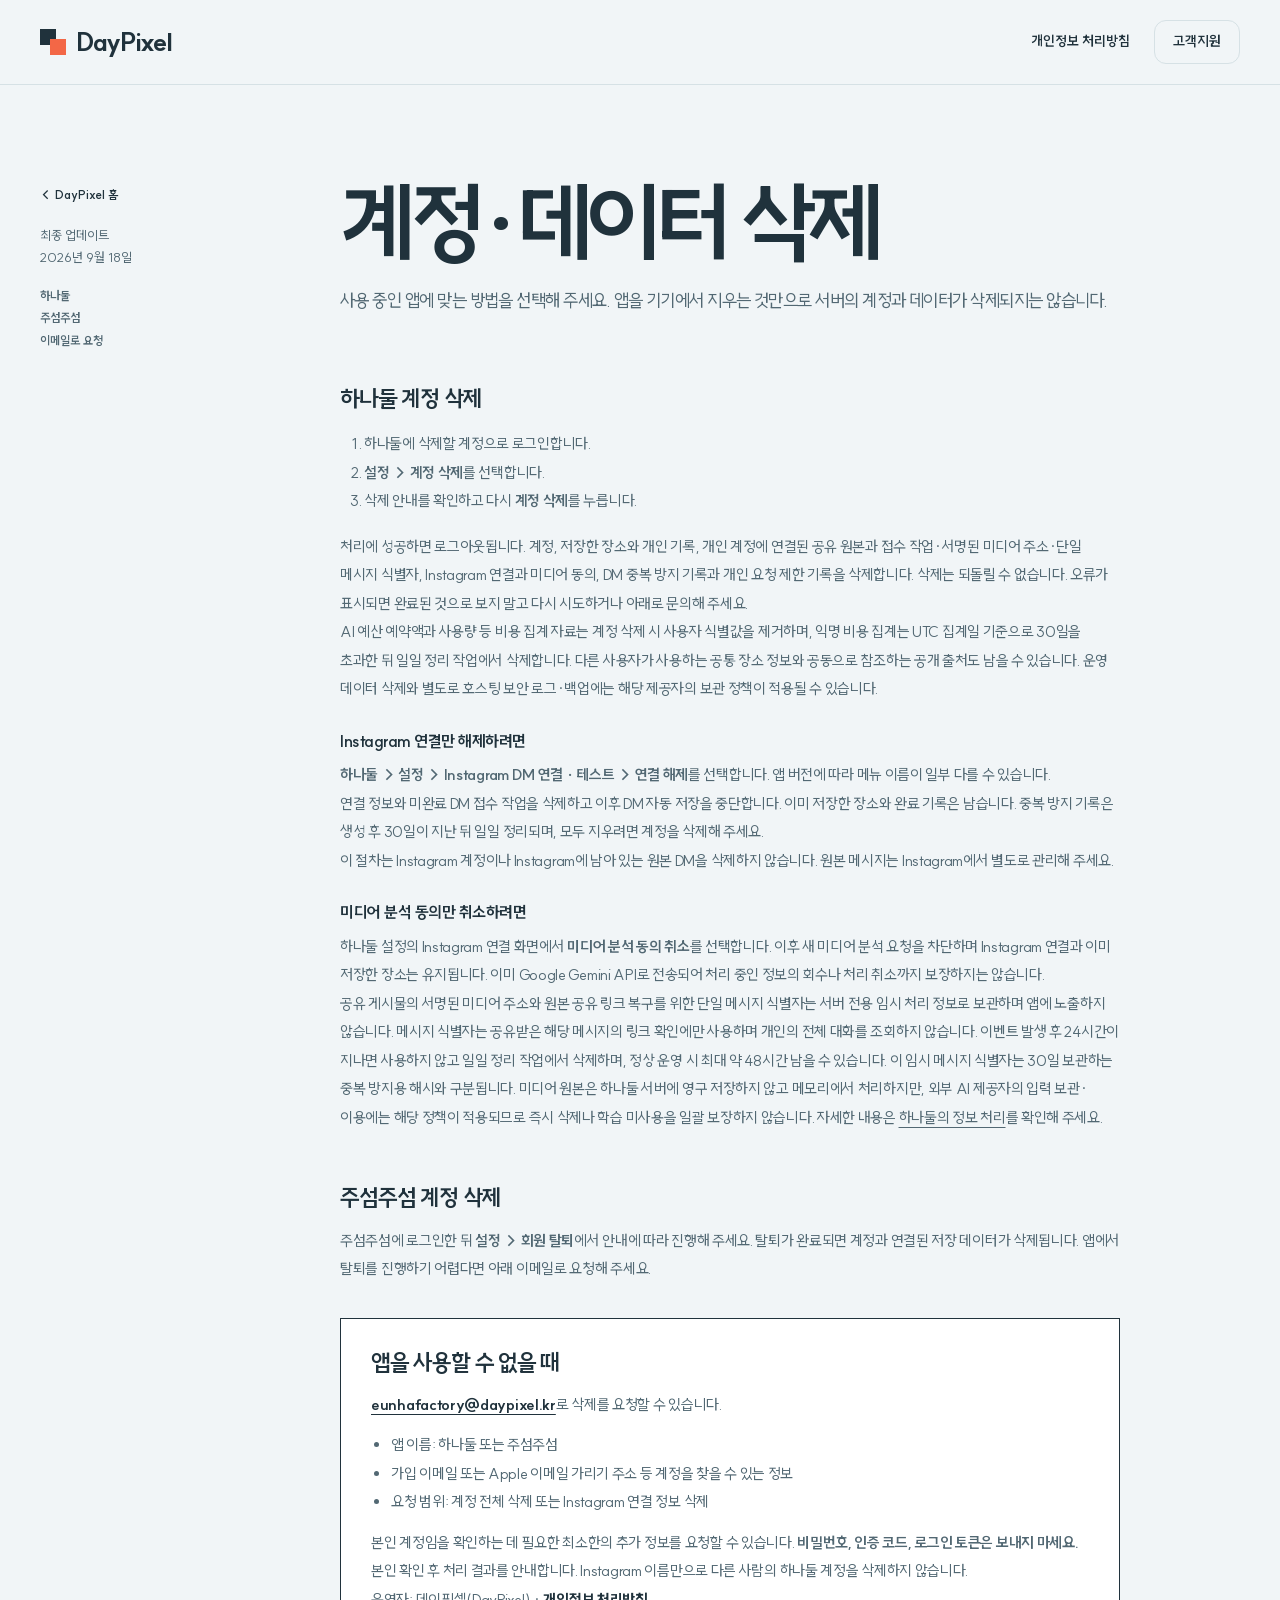
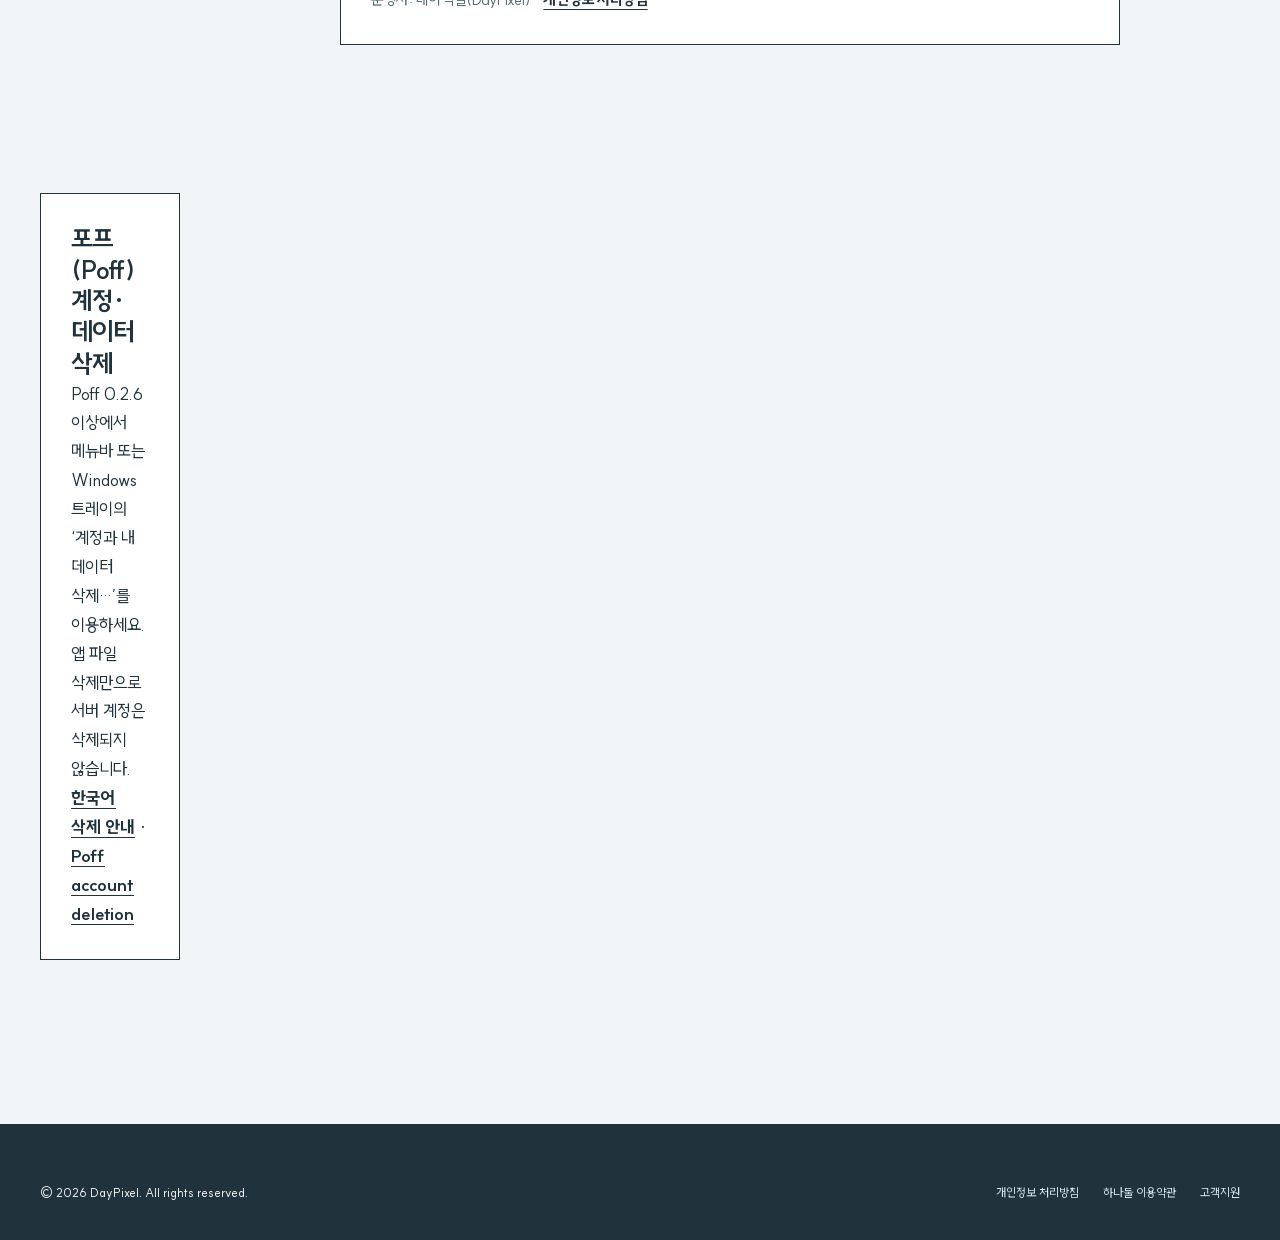
<file: data-deletion.html>
<!DOCTYPE html>
<html lang="ko">
  <head>
    <meta charset="utf-8">
    <meta name="viewport" content="width=device-width, initial-scale=1">
    <title>계정·데이터 삭제 | DayPixel</title>
    <meta name="description" content="DayPixel의 주섬주섬·하나둘 계정 삭제, Instagram 연결 해제와 삭제 요청 방법입니다.">
    <link rel="canonical" href="https://daypixel.kr/data-deletion.html">
    <link rel="icon" href="favicon.svg" type="image/svg+xml">
    <link rel="stylesheet" href="styles.css">
  </head>
  <body>
    <header class="site-header"><div class="shell header-inner">
      <a class="brand" href="/" aria-label="DayPixel 홈"><span class="brand-mark" aria-hidden="true"></span><span class="brand-name">DayPixel</span></a>
      <nav class="site-nav" aria-label="주요 메뉴"><a href="privacy.html">개인정보 처리방침</a><a class="nav-pill" href="support.html">고객지원</a></nav>
    </div></header>
    <main class="shell legal-layout">
      <aside class="legal-side"><a href="/">← DayPixel 홈</a><p>최종 업데이트<br>2026년 9월 18일</p><p><a href="#hanadul">하나둘</a><br><a href="#juseom">주섬주섬</a><br><a href="#request">이메일로 요청</a></p></aside>
      <article class="legal-content">
        <h1>계정·데이터 삭제</h1>
        <p class="intro">사용 중인 앱에 맞는 방법을 선택해 주세요. 앱을 기기에서 지우는 것만으로 서버의 계정과 데이터가 삭제되지는 않습니다.</p>
        <section id="hanadul" aria-labelledby="hanadul-title">
          <h2 id="hanadul-title">하나둘 계정 삭제</h2>
          <ol><li>하나둘에 삭제할 계정으로 로그인합니다.</li><li><strong>설정 → 계정 삭제</strong>를 선택합니다.</li><li>삭제 안내를 확인하고 다시 <strong>계정 삭제</strong>를 누릅니다.</li></ol>
          <p>처리에 성공하면 로그아웃됩니다. 계정, 저장한 장소와 개인 기록, 개인 계정에 연결된 공유 원본과 접수 작업·서명된 미디어 주소·단일 메시지 식별자, Instagram 연결과 미디어 동의, DM 중복 방지 기록과 개인 요청 제한 기록을 삭제합니다. 삭제는 되돌릴 수 없습니다. 오류가 표시되면 완료된 것으로 보지 말고 다시 시도하거나 아래로 문의해 주세요.</p>
          <p>AI 예산 예약액과 사용량 등 비용 집계 자료는 계정 삭제 시 사용자 식별값을 제거하며, 익명 비용 집계는 UTC 집계일 기준으로 30일을 초과한 뒤 일일 정리 작업에서 삭제합니다. 다른 사용자가 사용하는 공통 장소 정보와 공동으로 참조하는 공개 출처도 남을 수 있습니다. 운영 데이터 삭제와 별도로 호스팅 보안 로그·백업에는 해당 제공자의 보관 정책이 적용될 수 있습니다.</p>
          <h3>Instagram 연결만 해제하려면</h3>
          <p><strong>하나둘 → 설정 → Instagram DM 연결 · 테스트 → 연결 해제</strong>를 선택합니다. 앱 버전에 따라 메뉴 이름이 일부 다를 수 있습니다.</p>
          <p>연결 정보와 미완료 DM 접수 작업을 삭제하고 이후 DM 자동 저장을 중단합니다. 이미 저장한 장소와 완료 기록은 남습니다. 중복 방지 기록은 생성 후 30일이 지난 뒤 일일 정리되며, 모두 지우려면 계정을 삭제해 주세요.</p>
          <p>이 절차는 Instagram 계정이나 Instagram에 남아 있는 원본 DM을 삭제하지 않습니다. 원본 메시지는 Instagram에서 별도로 관리해 주세요.</p>
          <h3>미디어 분석 동의만 취소하려면</h3>
          <p>하나둘 설정의 Instagram 연결 화면에서 <strong>미디어 분석 동의 취소</strong>를 선택합니다. 이후 새 미디어 분석 요청을 차단하며 Instagram 연결과 이미 저장한 장소는 유지됩니다. 이미 Google Gemini API로 전송되어 처리 중인 정보의 회수나 처리 취소까지 보장하지는 않습니다.</p>
          <p>공유 게시물의 서명된 미디어 주소와 원본 공유 링크 복구를 위한 단일 메시지 식별자는 서버 전용 임시 처리 정보로 보관하며 앱에 노출하지 않습니다. 메시지 식별자는 공유받은 해당 메시지의 링크 확인에만 사용하며 개인의 전체 대화를 조회하지 않습니다. 이벤트 발생 후 24시간이 지나면 사용하지 않고 일일 정리 작업에서 삭제하며, 정상 운영 시 최대 약 48시간 남을 수 있습니다. 이 임시 메시지 식별자는 30일 보관하는 중복 방지용 해시와 구분됩니다. 미디어 원본은 하나둘 서버에 영구 저장하지 않고 메모리에서 처리하지만, 외부 AI 제공자의 입력 보관·이용에는 해당 정책이 적용되므로 즉시 삭제나 학습 미사용을 일괄 보장하지 않습니다. 자세한 내용은 <a href="privacy.html#hanadul">하나둘의 정보 처리</a>를 확인해 주세요.</p>
        </section>
        <section id="juseom" aria-labelledby="juseom-title"><h2 id="juseom-title">주섬주섬 계정 삭제</h2><p>주섬주섬에 로그인한 뒤 <strong>설정 → 회원 탈퇴</strong>에서 안내에 따라 진행해 주세요. 탈퇴가 완료되면 계정과 연결된 저장 데이터가 삭제됩니다. 앱에서 탈퇴를 진행하기 어렵다면 아래 이메일로 요청해 주세요.</p></section>
        <section id="request" class="info-card" aria-labelledby="request-title">
          <h2 id="request-title">앱을 사용할 수 없을 때</h2>
          <p><a href="mailto:eunhafactory@daypixel.kr?subject=DayPixel%20%EA%B3%84%EC%A0%95%20%EC%82%AD%EC%A0%9C%20%EC%9A%94%EC%B2%AD">eunhafactory@daypixel.kr</a>로 삭제를 요청할 수 있습니다.</p>
          <ul><li>앱 이름: 하나둘 또는 주섬주섬</li><li>가입 이메일 또는 Apple 이메일 가리기 주소 등 계정을 찾을 수 있는 정보</li><li>요청 범위: 계정 전체 삭제 또는 Instagram 연결 정보 삭제</li></ul>
          <p>본인 계정임을 확인하는 데 필요한 최소한의 추가 정보를 요청할 수 있습니다. <strong>비밀번호, 인증 코드, 로그인 토큰은 보내지 마세요.</strong> 본인 확인 후 처리 결과를 안내합니다. Instagram 이름만으로 다른 사람의 하나둘 계정을 삭제하지 않습니다.</p>
          <p>운영자: 데이픽셀(DayPixel) · <a href="privacy.html">개인정보 처리방침</a></p>
        </section>
      </article>
    <section class="shell info-card" aria-labelledby="delete-poff"><h2 id="delete-poff">포프(Poff) 계정·데이터 삭제</h2><p>Poff 0.2.6 이상에서 메뉴바 또는 Windows 트레이의 ‘계정과 내 데이터 삭제…’를 이용하세요. 앱 파일 삭제만으로 서버 계정은 삭제되지 않습니다.</p><p><a href="poff/privacy.html#deletion">한국어 삭제 안내</a> · <a href="poff/en/privacy.html#deletion" lang="en">Poff account deletion</a></p></section>
</main>
    <footer class="site-footer"><div class="shell footer-inner"><span>© 2026 DayPixel. All rights reserved.</span><nav class="footer-links" aria-label="하단 메뉴"><a href="privacy.html">개인정보 처리방침</a><a href="terms.html">하나둘 이용약관</a><a href="support.html">고객지원</a></nav></div></footer>
  </body>
</html>
</file>
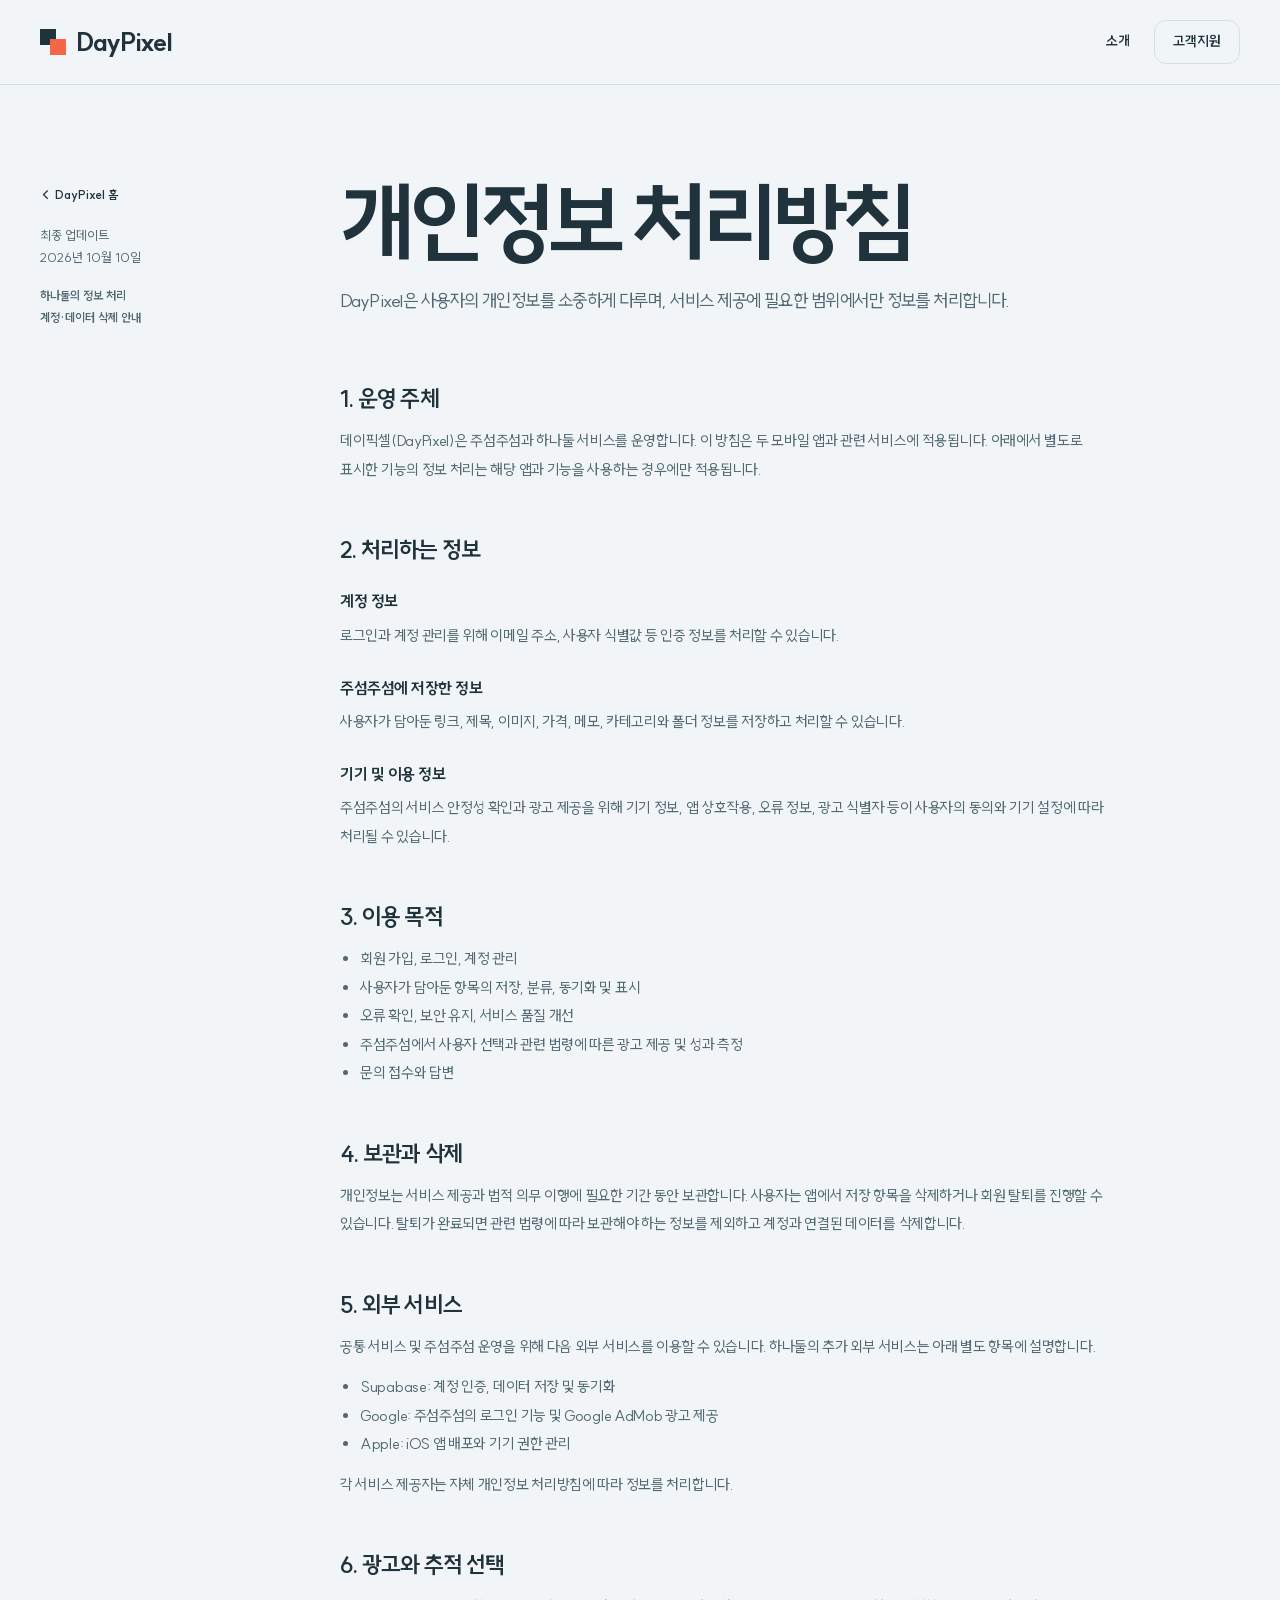
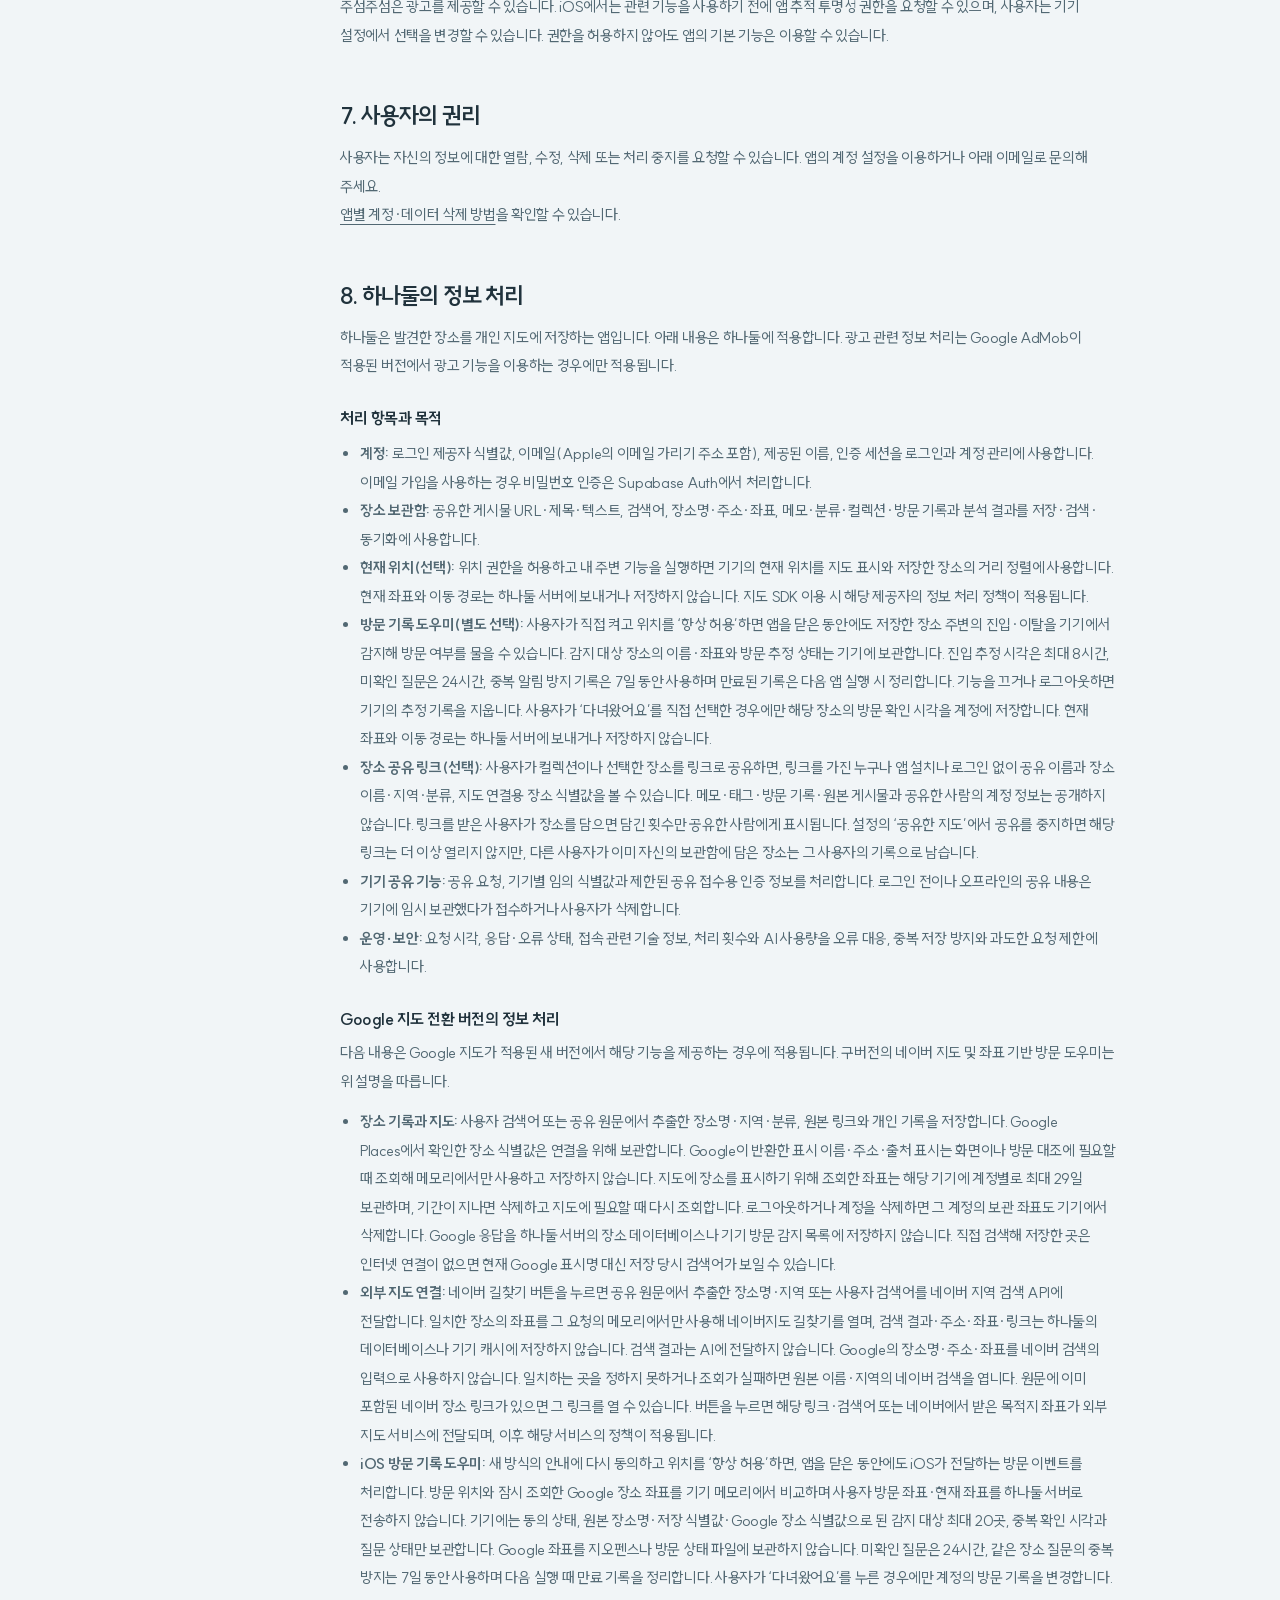
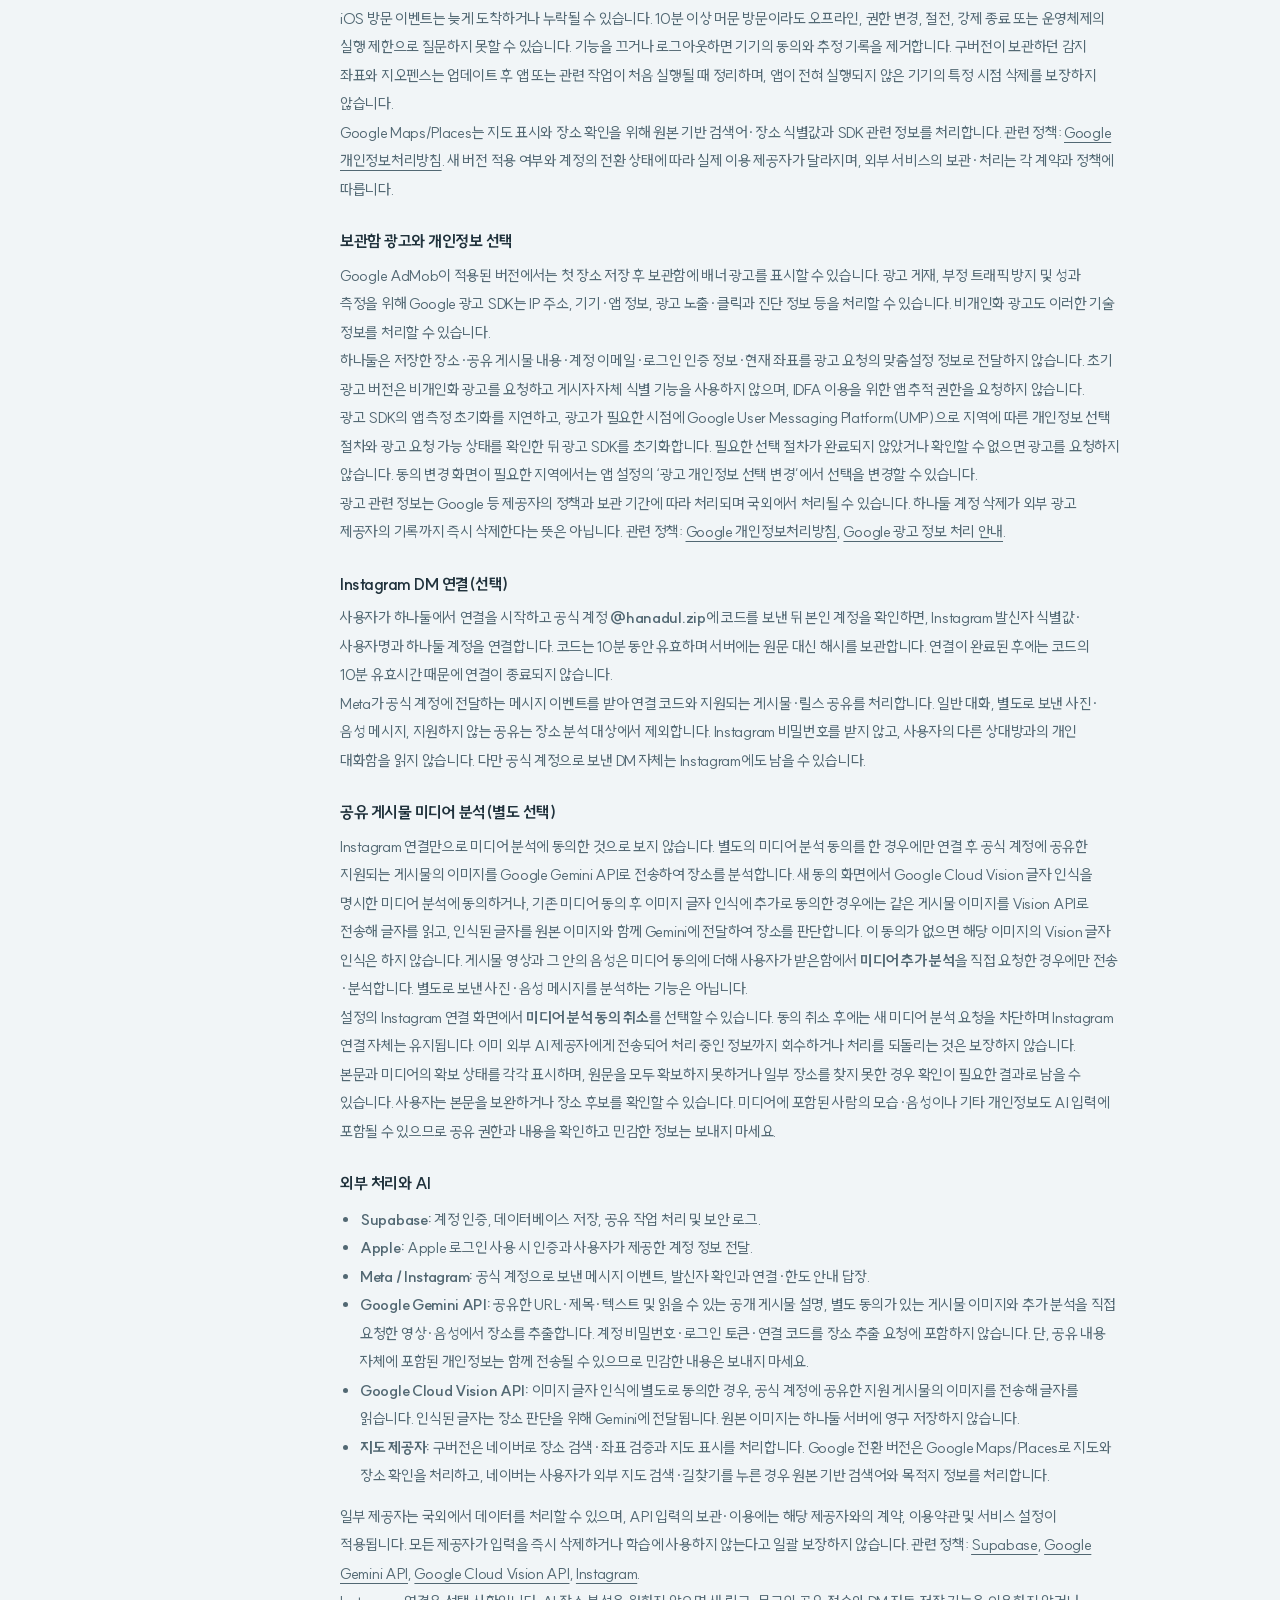
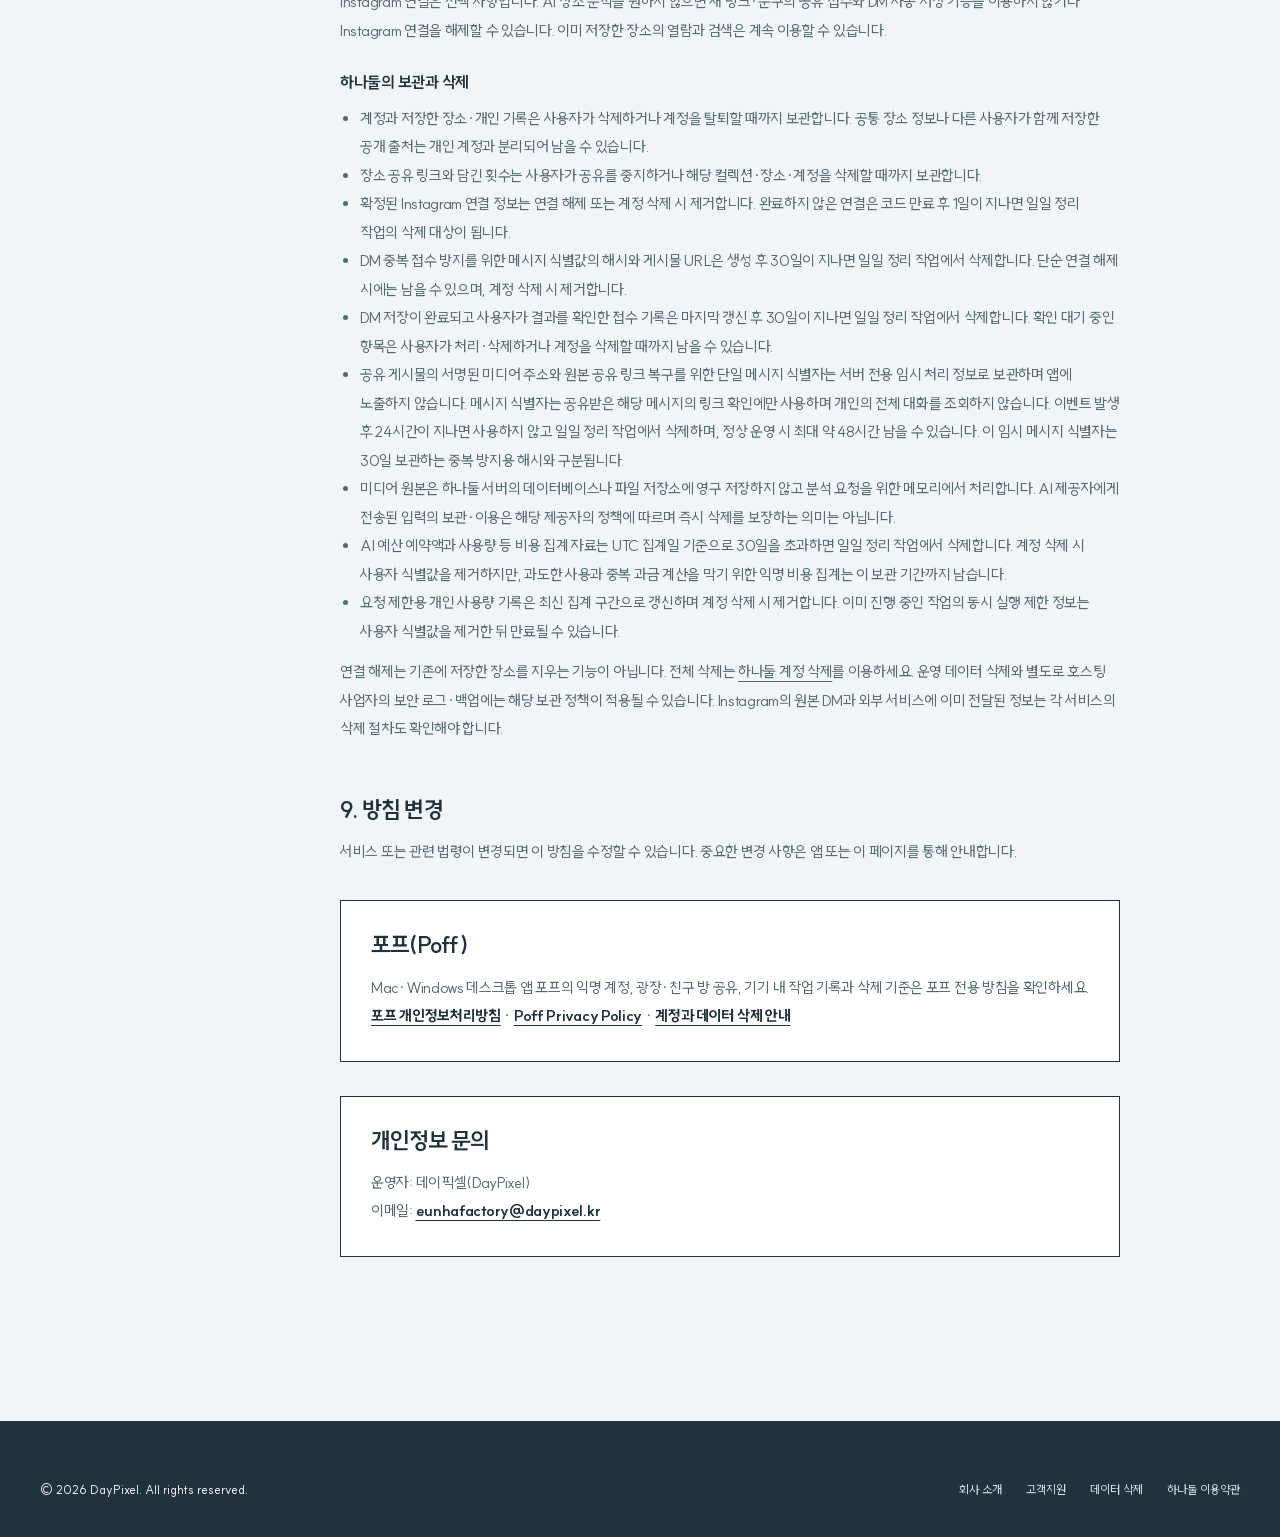
<file: privacy.html>
<!DOCTYPE html>
<html lang="ko">
  <head>
    <meta charset="utf-8">
    <meta name="viewport" content="width=device-width, initial-scale=1">
    <title>개인정보 처리방침 | DayPixel</title>
    <meta
      name="description"
      content="DayPixel이 운영하는 주섬주섬, 하나둘, 포프의 개인정보 처리방침입니다."
    >
    <meta name="theme-color" content="#f5f2ea">
    <link rel="canonical" href="https://daypixel.kr/privacy.html">
    <link rel="icon" href="favicon.svg" type="image/svg+xml">
    <link rel="stylesheet" href="styles.css">
  </head>
  <body>
    <header class="site-header">
      <div class="shell header-inner">
        <a class="brand" href="/" aria-label="DayPixel 홈">
          <span class="brand-mark" aria-hidden="true"></span>
          <span class="brand-name">DayPixel</span>
        </a>
        <nav class="site-nav" aria-label="주요 메뉴">
          <a href="/#about">소개</a>
          <a class="nav-pill" href="support.html">고객지원</a>
        </nav>
      </div>
    </header>

    <main class="shell legal-layout">
      <aside class="legal-side">
        <a href="/">← DayPixel 홈</a>
        <p>최종 업데이트<br>2026년 10월 10일</p>
        <p><a href="#hanadul">하나둘의 정보 처리</a><br><a href="data-deletion.html">계정·데이터 삭제 안내</a></p>
      </aside>

      <article class="legal-content">
        <h1>개인정보 처리방침</h1>
        <p class="intro">
          DayPixel은 사용자의 개인정보를 소중하게 다루며, 서비스 제공에 필요한
          범위에서만 정보를 처리합니다.
        </p>

        <h2>1. 운영 주체</h2>
        <p>
          데이픽셀(DayPixel)은 주섬주섬과 하나둘 서비스를 운영합니다. 이 방침은
          두 모바일 앱과 관련 서비스에 적용됩니다. 아래에서 별도로 표시한
          기능의 정보 처리는 해당 앱과 기능을 사용하는 경우에만 적용됩니다.
        </p>

        <h2>2. 처리하는 정보</h2>
        <h3>계정 정보</h3>
        <p>로그인과 계정 관리를 위해 이메일 주소, 사용자 식별값 등 인증 정보를 처리할 수 있습니다.</p>
        <h3>주섬주섬에 저장한 정보</h3>
        <p>
          사용자가 담아둔 링크, 제목, 이미지, 가격, 메모, 카테고리와 폴더 정보를
          저장하고 처리할 수 있습니다.
        </p>
        <h3>기기 및 이용 정보</h3>
        <p>
          주섬주섬의 서비스 안정성 확인과 광고 제공을 위해 기기 정보, 앱 상호작용, 오류 정보,
          광고 식별자 등이 사용자의 동의와 기기 설정에 따라 처리될 수 있습니다.
        </p>

        <h2>3. 이용 목적</h2>
        <ul>
          <li>회원 가입, 로그인, 계정 관리</li>
          <li>사용자가 담아둔 항목의 저장, 분류, 동기화 및 표시</li>
          <li>오류 확인, 보안 유지, 서비스 품질 개선</li>
          <li>주섬주섬에서 사용자 선택과 관련 법령에 따른 광고 제공 및 성과 측정</li>
          <li>문의 접수와 답변</li>
        </ul>

        <h2>4. 보관과 삭제</h2>
        <p>
          개인정보는 서비스 제공과 법적 의무 이행에 필요한 기간 동안 보관합니다.
          사용자는 앱에서 저장 항목을 삭제하거나 회원 탈퇴를 진행할 수 있습니다.
          탈퇴가 완료되면 관련 법령에 따라 보관해야 하는 정보를 제외하고 계정과
          연결된 데이터를 삭제합니다.
        </p>

        <h2>5. 외부 서비스</h2>
        <p>공통 서비스 및 주섬주섬 운영을 위해 다음 외부 서비스를 이용할 수 있습니다. 하나둘의 추가 외부 서비스는 아래 별도 항목에 설명합니다.</p>
        <ul>
          <li>Supabase: 계정 인증, 데이터 저장 및 동기화</li>
          <li>Google: 주섬주섬의 로그인 기능 및 Google AdMob 광고 제공</li>
          <li>Apple: iOS 앱 배포와 기기 권한 관리</li>
        </ul>
        <p>각 서비스 제공자는 자체 개인정보 처리방침에 따라 정보를 처리합니다.</p>

        <h2>6. 광고와 추적 선택</h2>
        <p>
          주섬주섬은 광고를 제공할 수 있습니다. iOS에서는 관련 기능을 사용하기 전에
          앱 추적 투명성 권한을 요청할 수 있으며, 사용자는 기기 설정에서 선택을
          변경할 수 있습니다. 권한을 허용하지 않아도 앱의 기본 기능은 이용할 수
          있습니다.
        </p>

        <h2>7. 사용자의 권리</h2>
        <p>
          사용자는 자신의 정보에 대한 열람, 수정, 삭제 또는 처리 중지를 요청할 수
          있습니다. 앱의 계정 설정을 이용하거나 아래 이메일로 문의해 주세요.
        </p>
        <p><a href="data-deletion.html">앱별 계정·데이터 삭제 방법</a>을 확인할 수 있습니다.</p>

        <section id="hanadul" aria-labelledby="hanadul-heading">
          <h2 id="hanadul-heading">8. 하나둘의 정보 처리</h2>
          <p>하나둘은 발견한 장소를 개인 지도에 저장하는 앱입니다. 아래 내용은 하나둘에 적용합니다. 광고 관련 정보 처리는 Google AdMob이 적용된 버전에서 광고 기능을 이용하는 경우에만 적용됩니다.</p>
          <h3>처리 항목과 목적</h3>
          <ul>
            <li><strong>계정:</strong> 로그인 제공자 식별값, 이메일(Apple의 이메일 가리기 주소 포함), 제공된 이름, 인증 세션을 로그인과 계정 관리에 사용합니다. 이메일 가입을 사용하는 경우 비밀번호 인증은 Supabase Auth에서 처리합니다.</li>
            <li><strong>장소 보관함:</strong> 공유한 게시물 URL·제목·텍스트, 검색어, 장소명·주소·좌표, 메모·분류·컬렉션·방문 기록과 분석 결과를 저장·검색·동기화에 사용합니다.</li>
            <li><strong>현재 위치(선택):</strong> 위치 권한을 허용하고 내 주변 기능을 실행하면 기기의 현재 위치를 지도 표시와 저장한 장소의 거리 정렬에 사용합니다. 현재 좌표와 이동 경로는 하나둘 서버에 보내거나 저장하지 않습니다. 지도 SDK 이용 시 해당 제공자의 정보 처리 정책이 적용됩니다.</li>
            <li><strong>방문 기록 도우미(별도 선택):</strong> 사용자가 직접 켜고 위치를 ‘항상 허용’하면 앱을 닫은 동안에도 저장한 장소 주변의 진입·이탈을 기기에서 감지해 방문 여부를 물을 수 있습니다. 감지 대상 장소의 이름·좌표와 방문 추정 상태는 기기에 보관합니다. 진입 추정 시각은 최대 8시간, 미확인 질문은 24시간, 중복 알림 방지 기록은 7일 동안 사용하며 만료된 기록은 다음 앱 실행 시 정리합니다. 기능을 끄거나 로그아웃하면 기기의 추정 기록을 지웁니다. 사용자가 ‘다녀왔어요’를 직접 선택한 경우에만 해당 장소의 방문 확인 시각을 계정에 저장합니다. 현재 좌표와 이동 경로는 하나둘 서버에 보내거나 저장하지 않습니다.</li>
            <li><strong>장소 공유 링크(선택):</strong> 사용자가 컬렉션이나 선택한 장소를 링크로 공유하면, 링크를 가진 누구나 앱 설치나 로그인 없이 공유 이름과 장소 이름·지역·분류, 지도 연결용 장소 식별값을 볼 수 있습니다. 메모·태그·방문 기록·원본 게시물과 공유한 사람의 계정 정보는 공개하지 않습니다. 링크를 받은 사용자가 장소를 담으면 담긴 횟수만 공유한 사람에게 표시됩니다. 설정의 ‘공유한 지도’에서 공유를 중지하면 해당 링크는 더 이상 열리지 않지만, 다른 사용자가 이미 자신의 보관함에 담은 장소는 그 사용자의 기록으로 남습니다.</li>
            <li><strong>기기 공유 기능:</strong> 공유 요청, 기기별 임의 식별값과 제한된 공유 접수용 인증 정보를 처리합니다. 로그인 전이나 오프라인의 공유 내용은 기기에 임시 보관했다가 접수하거나 사용자가 삭제합니다.</li>
            <li><strong>운영·보안:</strong> 요청 시각, 응답·오류 상태, 접속 관련 기술 정보, 처리 횟수와 AI 사용량을 오류 대응, 중복 저장 방지와 과도한 요청 제한에 사용합니다.</li>
          </ul>
          <h3>Google 지도 전환 버전의 정보 처리</h3>
          <p>다음 내용은 Google 지도가 적용된 새 버전에서 해당 기능을 제공하는 경우에 적용됩니다. 구버전의 네이버 지도 및 좌표 기반 방문 도우미는 위 설명을 따릅니다.</p>
          <ul>
            <li><strong>장소 기록과 지도:</strong> 사용자 검색어 또는 공유 원문에서 추출한 장소명·지역·분류, 원본 링크와 개인 기록을 저장합니다. Google Places에서 확인한 장소 식별값은 연결을 위해 보관합니다. Google이 반환한 표시 이름·주소·출처 표시는 화면이나 방문 대조에 필요할 때 조회해 메모리에서만 사용하고 저장하지 않습니다. 지도에 장소를 표시하기 위해 조회한 좌표는 해당 기기에 계정별로 최대 29일 보관하며, 기간이 지나면 삭제하고 지도에 필요할 때 다시 조회합니다. 로그아웃하거나 계정을 삭제하면 그 계정의 보관 좌표도 기기에서 삭제합니다. Google 응답을 하나둘 서버의 장소 데이터베이스나 기기 방문 감지 목록에 저장하지 않습니다. 직접 검색해 저장한 곳은 인터넷 연결이 없으면 현재 Google 표시명 대신 저장 당시 검색어가 보일 수 있습니다.</li>
            <li><strong>외부 지도 연결:</strong> 네이버 길찾기 버튼을 누르면 공유 원문에서 추출한 장소명·지역 또는 사용자 검색어를 네이버 지역 검색 API에 전달합니다. 일치한 장소의 좌표를 그 요청의 메모리에서만 사용해 네이버지도 길찾기를 열며, 검색 결과·주소·좌표·링크는 하나둘의 데이터베이스나 기기 캐시에 저장하지 않습니다. 검색 결과는 AI에 전달하지 않습니다. Google의 장소명·주소·좌표를 네이버 검색의 입력으로 사용하지 않습니다. 일치하는 곳을 정하지 못하거나 조회가 실패하면 원본 이름·지역의 네이버 검색을 엽니다. 원문에 이미 포함된 네이버 장소 링크가 있으면 그 링크를 열 수 있습니다. 버튼을 누르면 해당 링크·검색어 또는 네이버에서 받은 목적지 좌표가 외부 지도 서비스에 전달되며, 이후 해당 서비스의 정책이 적용됩니다.</li>
            <li><strong>iOS 방문 기록 도우미:</strong> 새 방식의 안내에 다시 동의하고 위치를 ‘항상 허용’하면, 앱을 닫은 동안에도 iOS가 전달하는 방문 이벤트를 처리합니다. 방문 위치와 잠시 조회한 Google 장소 좌표를 기기 메모리에서 비교하며 사용자 방문 좌표·현재 좌표를 하나둘 서버로 전송하지 않습니다. 기기에는 동의 상태, 원본 장소명·저장 식별값·Google 장소 식별값으로 된 감지 대상 최대 20곳, 중복 확인 시각과 질문 상태만 보관합니다. Google 좌표를 지오펜스나 방문 상태 파일에 보관하지 않습니다. 미확인 질문은 24시간, 같은 장소 질문의 중복 방지는 7일 동안 사용하며 다음 실행 때 만료 기록을 정리합니다. 사용자가 ‘다녀왔어요’를 누른 경우에만 계정의 방문 기록을 변경합니다.</li>
          </ul>
          <p>iOS 방문 이벤트는 늦게 도착하거나 누락될 수 있습니다. 10분 이상 머문 방문이라도 오프라인, 권한 변경, 절전, 강제 종료 또는 운영체제의 실행 제한으로 질문하지 못할 수 있습니다. 기능을 끄거나 로그아웃하면 기기의 동의와 추정 기록을 제거합니다. 구버전이 보관하던 감지 좌표와 지오펜스는 업데이트 후 앱 또는 관련 작업이 처음 실행될 때 정리하며, 앱이 전혀 실행되지 않은 기기의 특정 시점 삭제를 보장하지 않습니다.</p>
          <p>Google Maps/Places는 지도 표시와 장소 확인을 위해 원본 기반 검색어·장소 식별값과 SDK 관련 정보를 처리합니다. 관련 정책: <a href="https://policies.google.com/privacy">Google 개인정보처리방침</a>. 새 버전 적용 여부와 계정의 전환 상태에 따라 실제 이용 제공자가 달라지며, 외부 서비스의 보관·처리는 각 계약과 정책에 따릅니다.</p>
          <h3>보관함 광고와 개인정보 선택</h3>
          <p>Google AdMob이 적용된 버전에서는 첫 장소 저장 후 보관함에 배너 광고를 표시할 수 있습니다. 광고 게재, 부정 트래픽 방지 및 성과 측정을 위해 Google 광고 SDK는 IP 주소, 기기·앱 정보, 광고 노출·클릭과 진단 정보 등을 처리할 수 있습니다. 비개인화 광고도 이러한 기술 정보를 처리할 수 있습니다.</p>
          <p>하나둘은 저장한 장소·공유 게시물 내용·계정 이메일·로그인 인증 정보·현재 좌표를 광고 요청의 맞춤설정 정보로 전달하지 않습니다. 초기 광고 버전은 비개인화 광고를 요청하고 게시자 자체 식별 기능을 사용하지 않으며, IDFA 이용을 위한 앱 추적 권한을 요청하지 않습니다.</p>
          <p>광고 SDK의 앱 측정 초기화를 지연하고, 광고가 필요한 시점에 Google User Messaging Platform(UMP)으로 지역에 따른 개인정보 선택 절차와 광고 요청 가능 상태를 확인한 뒤 광고 SDK를 초기화합니다. 필요한 선택 절차가 완료되지 않았거나 확인할 수 없으면 광고를 요청하지 않습니다. 동의 변경 화면이 필요한 지역에서는 앱 설정의 ‘광고 개인정보 선택 변경’에서 선택을 변경할 수 있습니다.</p>
          <p>광고 관련 정보는 Google 등 제공자의 정책과 보관 기간에 따라 처리되며 국외에서 처리될 수 있습니다. 하나둘 계정 삭제가 외부 광고 제공자의 기록까지 즉시 삭제한다는 뜻은 아닙니다. 관련 정책: <a href="https://policies.google.com/privacy">Google 개인정보처리방침</a>, <a href="https://policies.google.com/technologies/ads">Google 광고 정보 처리 안내</a>.</p>
          <h3>Instagram DM 연결(선택)</h3>
          <p>사용자가 하나둘에서 연결을 시작하고 공식 계정 <strong>@hanadul.zip</strong>에 코드를 보낸 뒤 본인 계정을 확인하면, Instagram 발신자 식별값·사용자명과 하나둘 계정을 연결합니다. 코드는 10분 동안 유효하며 서버에는 원문 대신 해시를 보관합니다. 연결이 완료된 후에는 코드의 10분 유효시간 때문에 연결이 종료되지 않습니다.</p>
          <p>Meta가 공식 계정에 전달하는 메시지 이벤트를 받아 연결 코드와 지원되는 게시물·릴스 공유를 처리합니다. 일반 대화, 별도로 보낸 사진·음성 메시지, 지원하지 않는 공유는 장소 분석 대상에서 제외합니다. Instagram 비밀번호를 받지 않고, 사용자의 다른 상대방과의 개인 대화함을 읽지 않습니다. 다만 공식 계정으로 보낸 DM 자체는 Instagram에도 남을 수 있습니다.</p>
          <h3>공유 게시물 미디어 분석(별도 선택)</h3>
          <p>Instagram 연결만으로 미디어 분석에 동의한 것으로 보지 않습니다. 별도의 미디어 분석 동의를 한 경우에만 연결 후 공식 계정에 공유한 지원되는 게시물의 이미지를 Google Gemini API로 전송하여 장소를 분석합니다. 새 동의 화면에서 Google Cloud Vision 글자 인식을 명시한 미디어 분석에 동의하거나, 기존 미디어 동의 후 이미지 글자 인식에 추가로 동의한 경우에는 같은 게시물 이미지를 Vision API로 전송해 글자를 읽고, 인식된 글자를 원본 이미지와 함께 Gemini에 전달하여 장소를 판단합니다. 이 동의가 없으면 해당 이미지의 Vision 글자 인식은 하지 않습니다. 게시물 영상과 그 안의 음성은 미디어 동의에 더해 사용자가 받은함에서 <strong>미디어 추가 분석</strong>을 직접 요청한 경우에만 전송·분석합니다. 별도로 보낸 사진·음성 메시지를 분석하는 기능은 아닙니다.</p>
          <p>설정의 Instagram 연결 화면에서 <strong>미디어 분석 동의 취소</strong>를 선택할 수 있습니다. 동의 취소 후에는 새 미디어 분석 요청을 차단하며 Instagram 연결 자체는 유지됩니다. 이미 외부 AI 제공자에게 전송되어 처리 중인 정보까지 회수하거나 처리를 되돌리는 것은 보장하지 않습니다.</p>
          <p>본문과 미디어의 확보 상태를 각각 표시하며, 원문을 모두 확보하지 못하거나 일부 장소를 찾지 못한 경우 확인이 필요한 결과로 남을 수 있습니다. 사용자는 본문을 보완하거나 장소 후보를 확인할 수 있습니다. 미디어에 포함된 사람의 모습·음성이나 기타 개인정보도 AI 입력에 포함될 수 있으므로 공유 권한과 내용을 확인하고 민감한 정보는 보내지 마세요.</p>
          <h3>외부 처리와 AI</h3>
          <ul>
            <li><strong>Supabase:</strong> 계정 인증, 데이터베이스 저장, 공유 작업 처리 및 보안 로그.</li>
            <li><strong>Apple:</strong> Apple 로그인 사용 시 인증과 사용자가 제공한 계정 정보 전달.</li>
            <li><strong>Meta / Instagram:</strong> 공식 계정으로 보낸 메시지 이벤트, 발신자 확인과 연결·한도 안내 답장.</li>
            <li><strong>Google Gemini API:</strong> 공유한 URL·제목·텍스트 및 읽을 수 있는 공개 게시물 설명, 별도 동의가 있는 게시물 이미지와 추가 분석을 직접 요청한 영상·음성에서 장소를 추출합니다. 계정 비밀번호·로그인 토큰·연결 코드를 장소 추출 요청에 포함하지 않습니다. 단, 공유 내용 자체에 포함된 개인정보는 함께 전송될 수 있으므로 민감한 내용은 보내지 마세요.</li>
            <li><strong>Google Cloud Vision API:</strong> 이미지 글자 인식에 별도로 동의한 경우, 공식 계정에 공유한 지원 게시물의 이미지를 전송해 글자를 읽습니다. 인식된 글자는 장소 판단을 위해 Gemini에 전달됩니다. 원본 이미지는 하나둘 서버에 영구 저장하지 않습니다.</li>
            <li><strong>지도 제공자:</strong> 구버전은 네이버로 장소 검색·좌표 검증과 지도 표시를 처리합니다. Google 전환 버전은 Google Maps/Places로 지도와 장소 확인을 처리하고, 네이버는 사용자가 외부 지도 검색·길찾기를 누른 경우 원본 기반 검색어와 목적지 정보를 처리합니다.</li>
          </ul>
          <p>일부 제공자는 국외에서 데이터를 처리할 수 있으며, API 입력의 보관·이용에는 해당 제공자와의 계약, 이용약관 및 서비스 설정이 적용됩니다. 모든 제공자가 입력을 즉시 삭제하거나 학습에 사용하지 않는다고 일괄 보장하지 않습니다. 관련 정책: <a href="https://supabase.com/privacy">Supabase</a>, <a href="https://ai.google.dev/gemini-api/terms">Google Gemini API</a>, <a href="https://docs.cloud.google.com/vision/docs/data-usage">Google Cloud Vision API</a>, <a href="https://privacycenter.instagram.com/policy/">Instagram</a>.</p>
          <p>Instagram 연결은 선택 사항입니다. AI 장소 분석을 원하지 않으면 새 링크·문구의 공유 접수와 DM 자동 저장 기능을 이용하지 않거나 Instagram 연결을 해제할 수 있습니다. 이미 저장한 장소의 열람과 검색은 계속 이용할 수 있습니다.</p>
          <h3>하나둘의 보관과 삭제</h3>
          <ul>
            <li>계정과 저장한 장소·개인 기록은 사용자가 삭제하거나 계정을 탈퇴할 때까지 보관합니다. 공통 장소 정보나 다른 사용자가 함께 저장한 공개 출처는 개인 계정과 분리되어 남을 수 있습니다.</li>
            <li>장소 공유 링크와 담긴 횟수는 사용자가 공유를 중지하거나 해당 컬렉션·장소·계정을 삭제할 때까지 보관합니다.</li>
            <li>확정된 Instagram 연결 정보는 연결 해제 또는 계정 삭제 시 제거합니다. 완료하지 않은 연결은 코드 만료 후 1일이 지나면 일일 정리 작업의 삭제 대상이 됩니다.</li>
            <li>DM 중복 접수 방지를 위한 메시지 식별값의 해시와 게시물 URL은 생성 후 30일이 지나면 일일 정리 작업에서 삭제합니다. 단순 연결 해제 시에는 남을 수 있으며, 계정 삭제 시 제거합니다.</li>
            <li>DM 저장이 완료되고 사용자가 결과를 확인한 접수 기록은 마지막 갱신 후 30일이 지나면 일일 정리 작업에서 삭제합니다. 확인 대기 중인 항목은 사용자가 처리·삭제하거나 계정을 삭제할 때까지 남을 수 있습니다.</li>
            <li>공유 게시물의 서명된 미디어 주소와 원본 공유 링크 복구를 위한 단일 메시지 식별자는 서버 전용 임시 처리 정보로 보관하며 앱에 노출하지 않습니다. 메시지 식별자는 공유받은 해당 메시지의 링크 확인에만 사용하며 개인의 전체 대화를 조회하지 않습니다. 이벤트 발생 후 24시간이 지나면 사용하지 않고 일일 정리 작업에서 삭제하며, 정상 운영 시 최대 약 48시간 남을 수 있습니다. 이 임시 메시지 식별자는 30일 보관하는 중복 방지용 해시와 구분됩니다.</li>
            <li>미디어 원본은 하나둘 서버의 데이터베이스나 파일 저장소에 영구 저장하지 않고 분석 요청을 위한 메모리에서 처리합니다. AI 제공자에게 전송된 입력의 보관·이용은 해당 제공자의 정책에 따르며 즉시 삭제를 보장하는 의미는 아닙니다.</li>
            <li>AI 예산 예약액과 사용량 등 비용 집계 자료는 UTC 집계일 기준으로 30일을 초과하면 일일 정리 작업에서 삭제합니다. 계정 삭제 시 사용자 식별값을 제거하지만, 과도한 사용과 중복 과금 계산을 막기 위한 익명 비용 집계는 이 보관 기간까지 남습니다.</li>
            <li>요청 제한용 개인 사용량 기록은 최신 집계 구간으로 갱신하며 계정 삭제 시 제거합니다. 이미 진행 중인 작업의 동시 실행 제한 정보는 사용자 식별값을 제거한 뒤 만료될 수 있습니다.</li>
          </ul>
          <p>연결 해제는 기존에 저장한 장소를 지우는 기능이 아닙니다. 전체 삭제는 <a href="data-deletion.html#hanadul">하나둘 계정 삭제</a>를 이용하세요. 운영 데이터 삭제와 별도로 호스팅 사업자의 보안 로그·백업에는 해당 보관 정책이 적용될 수 있습니다. Instagram의 원본 DM과 외부 서비스에 이미 전달된 정보는 각 서비스의 삭제 절차도 확인해야 합니다.</p>
        </section>

        <h2>9. 방침 변경</h2>
        <p>
          서비스 또는 관련 법령이 변경되면 이 방침을 수정할 수 있습니다. 중요한
          변경 사항은 앱 또는 이 페이지를 통해 안내합니다.
        </p>

        <section class="info-card" aria-labelledby="privacy-poff">
          <h2 id="privacy-poff">포프(Poff)</h2>
          <p>Mac·Windows 데스크톱 앱 포프의 익명 계정, 광장·친구 방 공유, 기기 내 작업 기록과 삭제 기준은 포프 전용 방침을 확인하세요.</p>
          <p><a href="poff/privacy.html">포프 개인정보처리방침</a> · <a href="poff/en/privacy.html" lang="en">Poff Privacy Policy</a> · <a href="poff/privacy.html#deletion">계정과 데이터 삭제 안내</a></p>
        </section>

        <section class="info-card" aria-labelledby="privacy-contact">
          <h2 id="privacy-contact">개인정보 문의</h2>
          <p>운영자: 데이픽셀(DayPixel)</p>
          <p>
            이메일:
            <a href="mailto:eunhafactory@daypixel.kr">eunhafactory@daypixel.kr</a>
          </p>
        </section>
      </article>
    </main>

    <footer class="site-footer">
      <div class="shell footer-inner">
        <span>© 2026 DayPixel. All rights reserved.</span>
        <nav class="footer-links" aria-label="하단 메뉴">
          <a href="/">회사 소개</a>
          <a href="support.html">고객지원</a>
          <a href="data-deletion.html">데이터 삭제</a>
          <a href="terms.html">하나둘 이용약관</a>
        </nav>
      </div>
    </footer>
  </body>
</html>
</file>
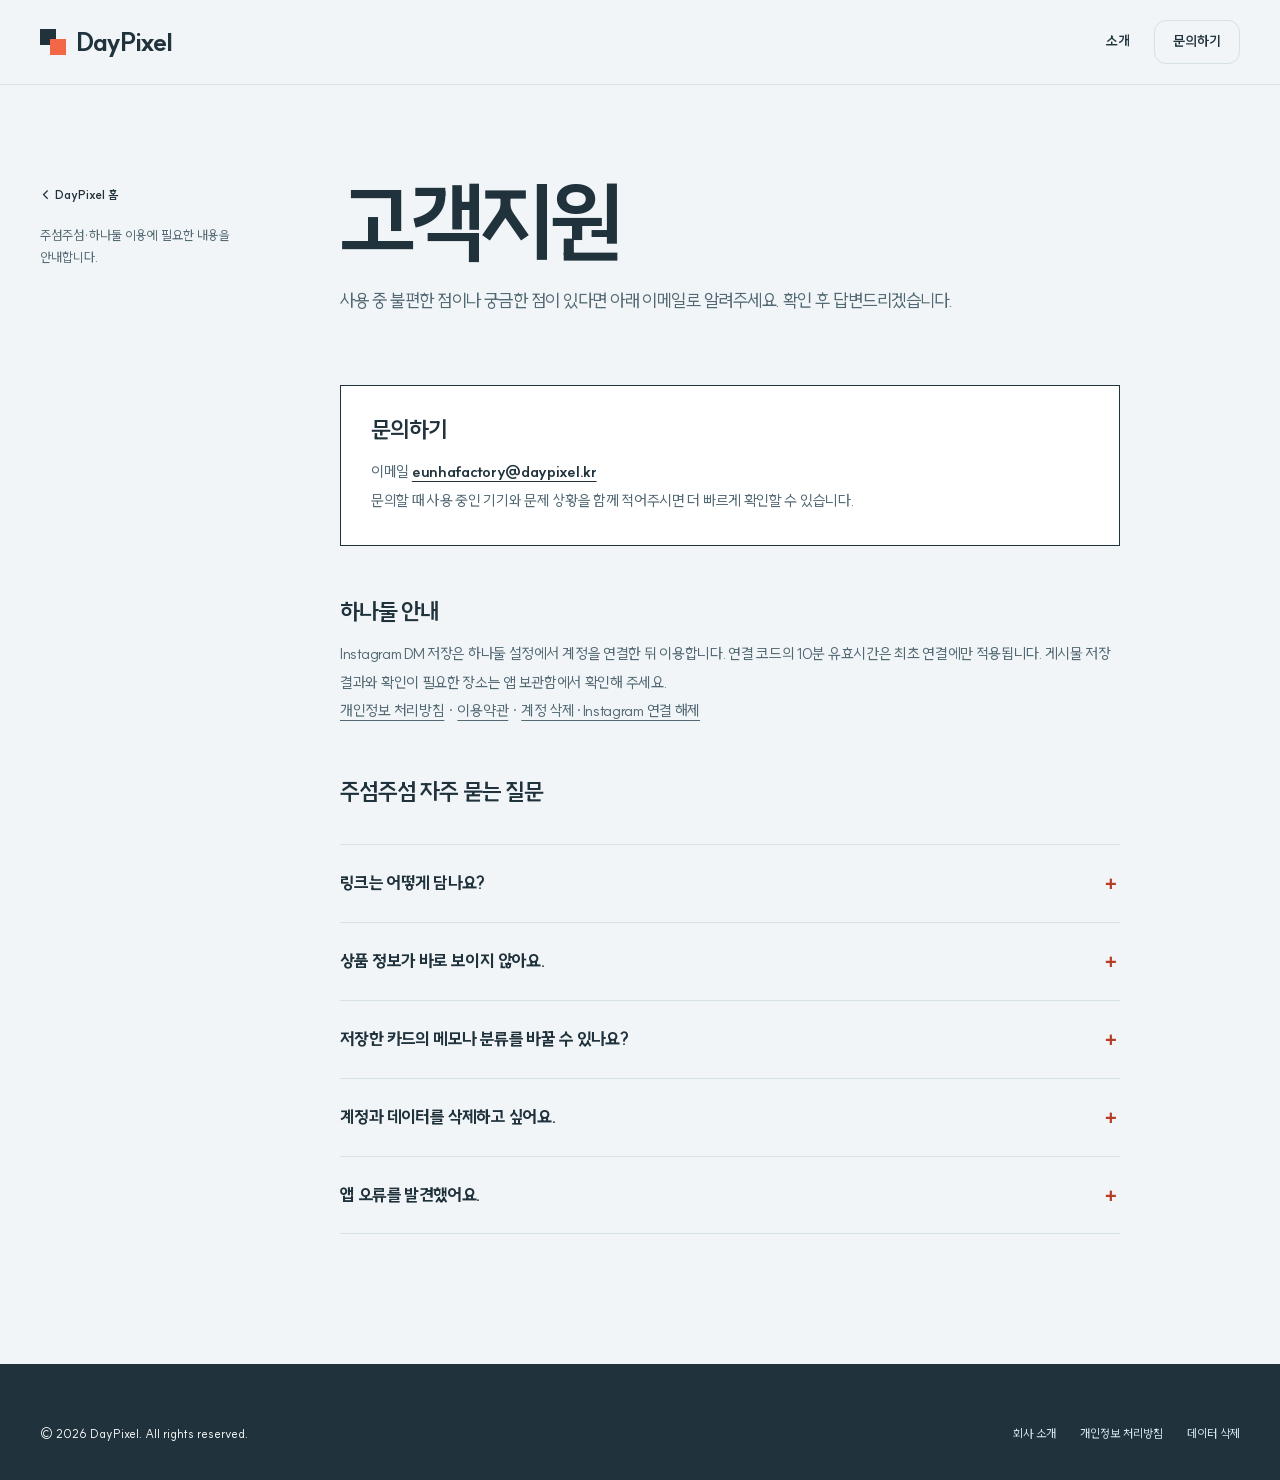
<file: support.html>
<!DOCTYPE html>
<html lang="ko">
  <head>
    <meta charset="utf-8">
    <meta name="viewport" content="width=device-width, initial-scale=1">
    <title>고객지원 | DayPixel</title>
    <meta
      name="description"
      content="DayPixel이 운영하는 주섬주섬·하나둘의 이용 안내와 문의 방법을 확인하세요."
    >
    <meta name="theme-color" content="#f5f2ea">
    <link rel="canonical" href="https://daypixel.kr/support.html">
    <link rel="icon" href="favicon.svg" type="image/svg+xml">
    <link rel="stylesheet" href="styles.css">
  </head>
  <body>
    <header class="site-header">
      <div class="shell header-inner">
        <a class="brand" href="/" aria-label="DayPixel 홈">
          <span class="brand-mark" aria-hidden="true"></span>
          <span class="brand-name">DayPixel</span>
        </a>
        <nav class="site-nav" aria-label="주요 메뉴">
          <a href="/#about">소개</a>
          <a class="nav-pill" href="mailto:eunhafactory@daypixel.kr">문의하기</a>
        </nav>
      </div>
    </header>

    <main class="shell legal-layout">
      <aside class="legal-side">
        <a href="/">← DayPixel 홈</a>
        <p>주섬주섬·하나둘 이용에 필요한 내용을 안내합니다.</p>
      </aside>

      <article class="legal-content">
        <h1>고객지원</h1>
        <p class="intro">
          사용 중 불편한 점이나 궁금한 점이 있다면 아래 이메일로 알려주세요.
          확인 후 답변드리겠습니다.
        </p>

        <section class="info-card" aria-labelledby="contact-heading">
          <h2 id="contact-heading">문의하기</h2>
          <p>
            이메일
            <a href="mailto:eunhafactory@daypixel.kr">eunhafactory@daypixel.kr</a>
          </p>
          <p>문의할 때 사용 중인 기기와 문제 상황을 함께 적어주시면 더 빠르게 확인할 수 있습니다.</p>
        </section>

        <h2>하나둘 안내</h2>
        <p>Instagram DM 저장은 하나둘 설정에서 계정을 연결한 뒤 이용합니다. 연결 코드의 10분 유효시간은 최초 연결에만 적용됩니다. 게시물 저장 결과와 확인이 필요한 장소는 앱 보관함에서 확인해 주세요.</p>
        <p><a href="privacy.html#hanadul">개인정보 처리방침</a> · <a href="terms.html">이용약관</a> · <a href="data-deletion.html#hanadul">계정 삭제·Instagram 연결 해제</a></p>

        <h2>주섬주섬 자주 묻는 질문</h2>
        <div class="faq-list">
          <details>
            <summary>링크는 어떻게 담나요?</summary>
            <p>
              다른 앱의 공유 메뉴에서 주섬주섬을 선택하거나, 앱 안의 추가 버튼에서
              복사한 링크를 붙여넣으면 됩니다.
            </p>
          </details>
          <details>
            <summary>상품 정보가 바로 보이지 않아요.</summary>
            <p>
              웹사이트에 따라 정보를 확인하는 데 시간이 걸릴 수 있습니다. 잠시 후
              앱을 다시 열거나 새로고침해 주세요.
            </p>
          </details>
          <details>
            <summary>저장한 카드의 메모나 분류를 바꿀 수 있나요?</summary>
            <p>
              카드의 편집 메뉴에서 제목, 메모, 카테고리 등 저장된 정보를 수정할 수
              있습니다.
            </p>
          </details>
          <details>
            <summary>계정과 데이터를 삭제하고 싶어요.</summary>
            <p>
              앱의 설정 화면에서 회원 탈퇴를 진행할 수 있습니다. 탈퇴가 완료되면
              계정과 연결된 저장 데이터가 삭제됩니다.
            </p>
          </details>
          <details>
            <summary>앱 오류를 발견했어요.</summary>
            <p>
              발생한 화면, 링크, 기기 종류와 운영체제 버전을 이메일로 보내주세요.
              재현 여부를 확인하고 개선하겠습니다.
            </p>
          </details>
        </div>
      </article>
    </main>

    <footer class="site-footer">
      <div class="shell footer-inner">
        <span>© 2026 DayPixel. All rights reserved.</span>
        <nav class="footer-links" aria-label="하단 메뉴">
          <a href="/">회사 소개</a>
          <a href="privacy.html">개인정보 처리방침</a>
          <a href="data-deletion.html">데이터 삭제</a>
        </nav>
      </div>
    </footer>
  </body>
</html>
</file>
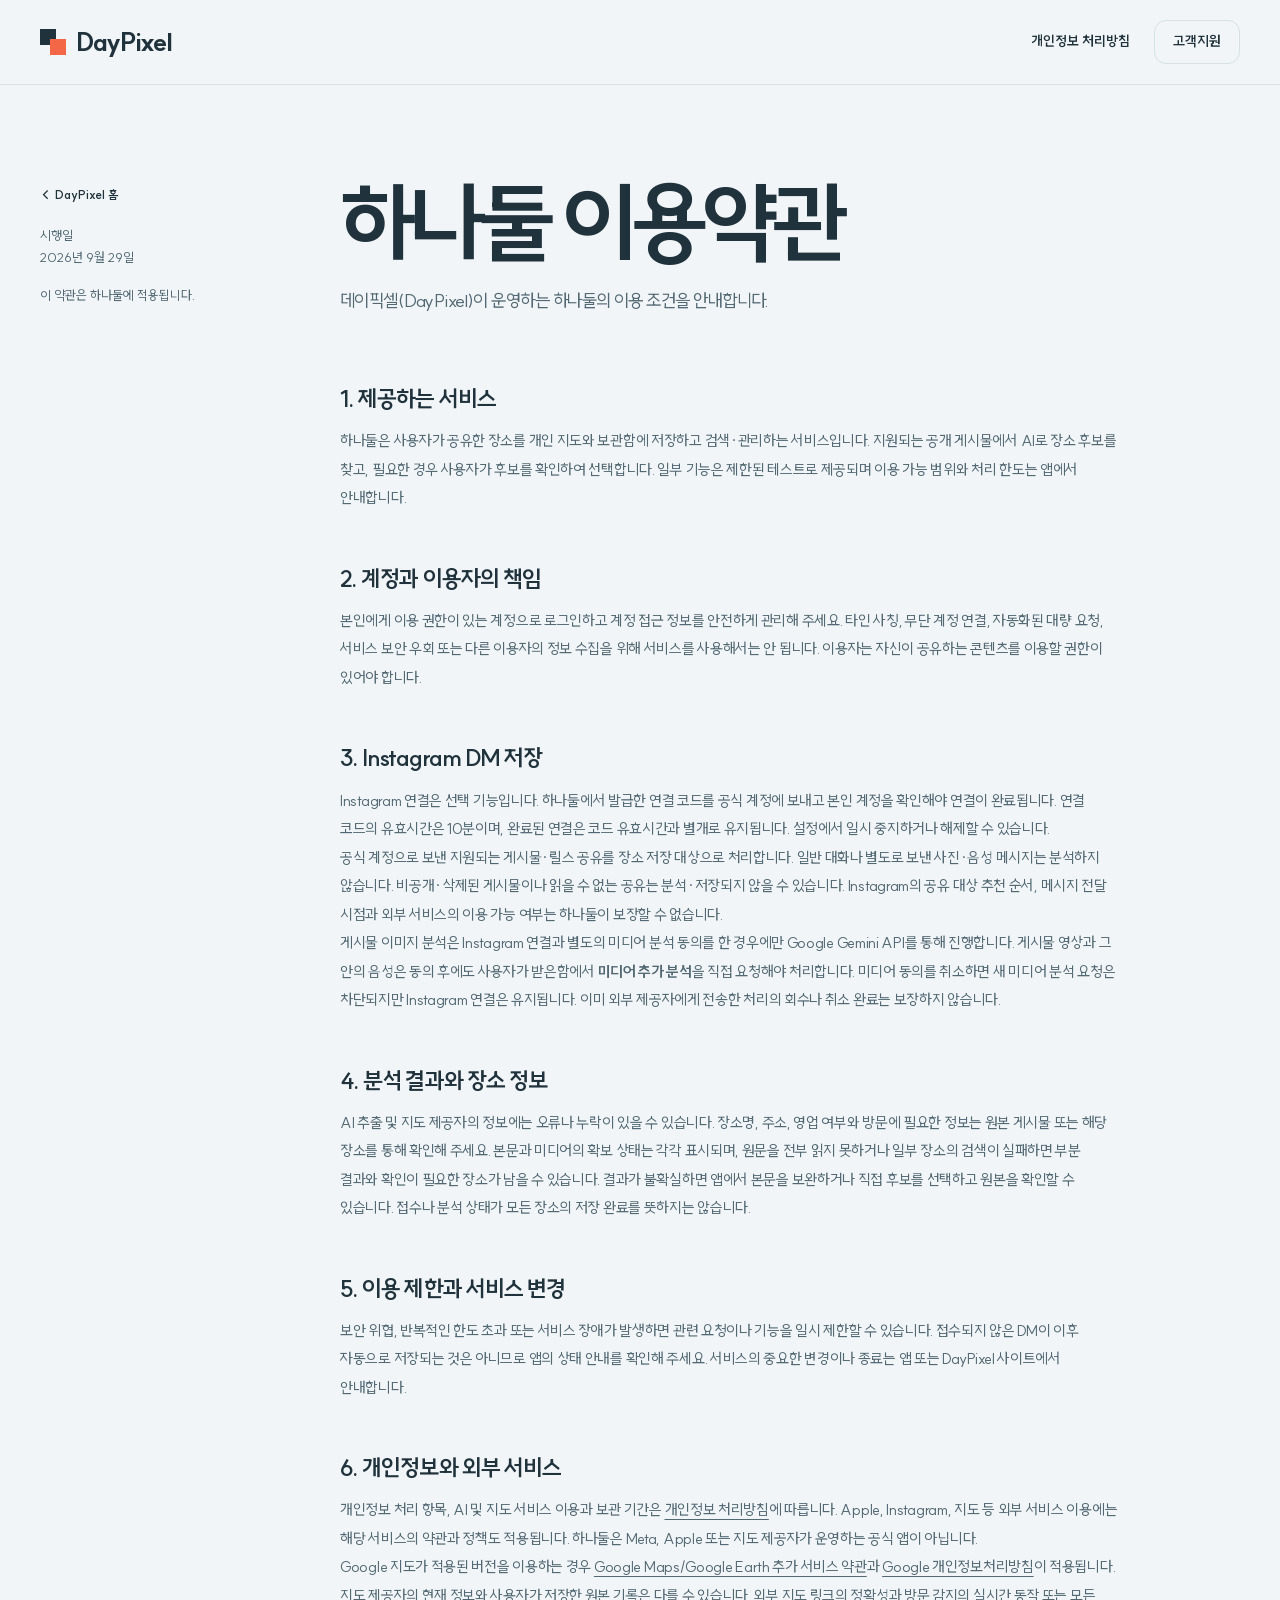
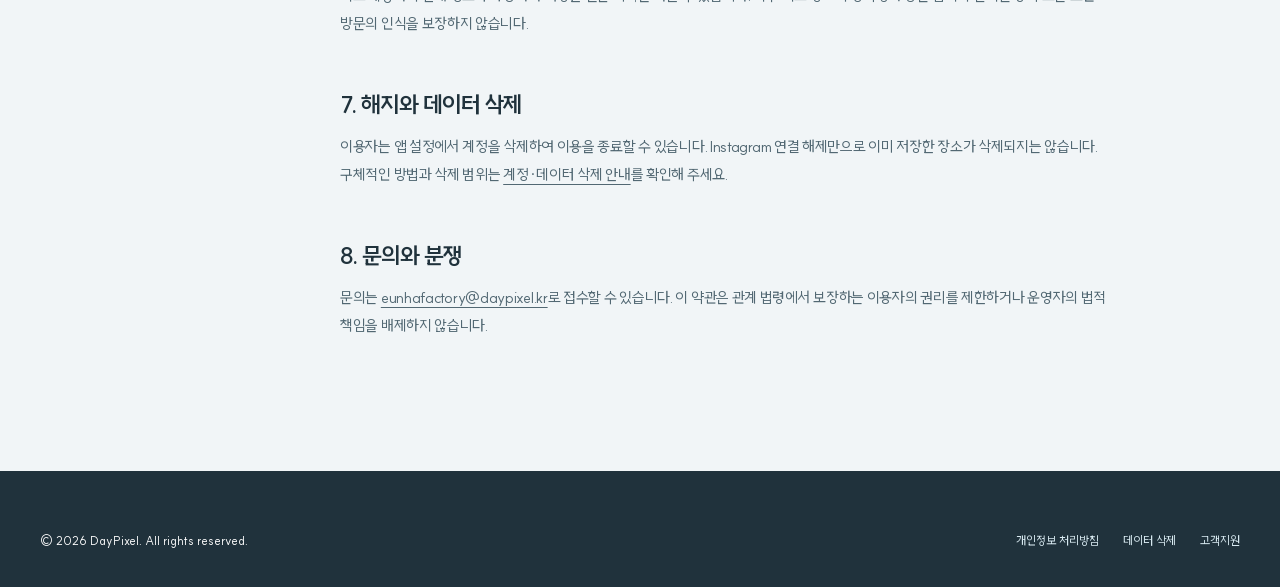
<file: terms.html>
<!DOCTYPE html>
<html lang="ko">
  <head>
    <meta charset="utf-8">
    <meta name="viewport" content="width=device-width, initial-scale=1">
    <title>하나둘 이용약관 | DayPixel</title>
    <meta name="description" content="DayPixel이 운영하는 하나둘의 장소 저장, Instagram DM 연동 및 계정 이용에 관한 안내와 약관입니다.">
    <link rel="canonical" href="https://daypixel.kr/terms.html">
    <link rel="icon" href="favicon.svg" type="image/svg+xml">
    <link rel="stylesheet" href="styles.css">
  </head>
  <body>
    <header class="site-header"><div class="shell header-inner">
      <a class="brand" href="/" aria-label="DayPixel 홈"><span class="brand-mark" aria-hidden="true"></span><span class="brand-name">DayPixel</span></a>
      <nav class="site-nav" aria-label="주요 메뉴"><a href="privacy.html">개인정보 처리방침</a><a class="nav-pill" href="support.html">고객지원</a></nav>
    </div></header>
    <main class="shell legal-layout">
      <aside class="legal-side"><a href="/">← DayPixel 홈</a><p>시행일<br>2026년 9월 29일</p><p>이 약관은 하나둘에 적용됩니다.</p></aside>
      <article class="legal-content">
        <h1>하나둘 이용약관</h1>
        <p class="intro">데이픽셀(DayPixel)이 운영하는 하나둘의 이용 조건을 안내합니다.</p>
        <h2>1. 제공하는 서비스</h2>
        <p>하나둘은 사용자가 공유한 장소를 개인 지도와 보관함에 저장하고 검색·관리하는 서비스입니다. 지원되는 공개 게시물에서 AI로 장소 후보를 찾고, 필요한 경우 사용자가 후보를 확인하여 선택합니다. 일부 기능은 제한된 테스트로 제공되며 이용 가능 범위와 처리 한도는 앱에서 안내합니다.</p>
        <h2>2. 계정과 이용자의 책임</h2>
        <p>본인에게 이용 권한이 있는 계정으로 로그인하고 계정 접근 정보를 안전하게 관리해 주세요. 타인 사칭, 무단 계정 연결, 자동화된 대량 요청, 서비스 보안 우회 또는 다른 이용자의 정보 수집을 위해 서비스를 사용해서는 안 됩니다. 이용자는 자신이 공유하는 콘텐츠를 이용할 권한이 있어야 합니다.</p>
        <h2>3. Instagram DM 저장</h2>
        <p>Instagram 연결은 선택 기능입니다. 하나둘에서 발급한 연결 코드를 공식 계정에 보내고 본인 계정을 확인해야 연결이 완료됩니다. 연결 코드의 유효시간은 10분이며, 완료된 연결은 코드 유효시간과 별개로 유지됩니다. 설정에서 일시 중지하거나 해제할 수 있습니다.</p>
        <p>공식 계정으로 보낸 지원되는 게시물·릴스 공유를 장소 저장 대상으로 처리합니다. 일반 대화나 별도로 보낸 사진·음성 메시지는 분석하지 않습니다. 비공개·삭제된 게시물이나 읽을 수 없는 공유는 분석·저장되지 않을 수 있습니다. Instagram의 공유 대상 추천 순서, 메시지 전달 시점과 외부 서비스의 이용 가능 여부는 하나둘이 보장할 수 없습니다.</p>
        <p>게시물 이미지 분석은 Instagram 연결과 별도의 미디어 분석 동의를 한 경우에만 Google Gemini API를 통해 진행합니다. 게시물 영상과 그 안의 음성은 동의 후에도 사용자가 받은함에서 <strong>미디어 추가 분석</strong>을 직접 요청해야 처리합니다. 미디어 동의를 취소하면 새 미디어 분석 요청은 차단되지만 Instagram 연결은 유지됩니다. 이미 외부 제공자에게 전송한 처리의 회수나 취소 완료는 보장하지 않습니다.</p>
        <h2>4. 분석 결과와 장소 정보</h2>
        <p>AI 추출 및 지도 제공자의 정보에는 오류나 누락이 있을 수 있습니다. 장소명, 주소, 영업 여부와 방문에 필요한 정보는 원본 게시물 또는 해당 장소를 통해 확인해 주세요. 본문과 미디어의 확보 상태는 각각 표시되며, 원문을 전부 읽지 못하거나 일부 장소의 검색이 실패하면 부분 결과와 확인이 필요한 장소가 남을 수 있습니다. 결과가 불확실하면 앱에서 본문을 보완하거나 직접 후보를 선택하고 원본을 확인할 수 있습니다. 접수나 분석 상태가 모든 장소의 저장 완료를 뜻하지는 않습니다.</p>
        <h2>5. 이용 제한과 서비스 변경</h2>
        <p>보안 위협, 반복적인 한도 초과 또는 서비스 장애가 발생하면 관련 요청이나 기능을 일시 제한할 수 있습니다. 접수되지 않은 DM이 이후 자동으로 저장되는 것은 아니므로 앱의 상태 안내를 확인해 주세요. 서비스의 중요한 변경이나 종료는 앱 또는 DayPixel 사이트에서 안내합니다.</p>
        <h2>6. 개인정보와 외부 서비스</h2>
        <p>개인정보 처리 항목, AI 및 지도 서비스 이용과 보관 기간은 <a href="privacy.html#hanadul">개인정보 처리방침</a>에 따릅니다. Apple, Instagram, 지도 등 외부 서비스 이용에는 해당 서비스의 약관과 정책도 적용됩니다. 하나둘은 Meta, Apple 또는 지도 제공자가 운영하는 공식 앱이 아닙니다.</p>
        <p>Google 지도가 적용된 버전을 이용하는 경우 <a href="https://maps.google.com/help/terms_maps/">Google Maps/Google Earth 추가 서비스 약관</a>과 <a href="https://policies.google.com/privacy">Google 개인정보처리방침</a>이 적용됩니다. 지도 제공자의 현재 정보와 사용자가 저장한 원본 기록은 다를 수 있습니다. 외부 지도 링크의 정확성과 방문 감지의 실시간 동작 또는 모든 방문의 인식을 보장하지 않습니다.</p>
        <h2>7. 해지와 데이터 삭제</h2>
        <p>이용자는 앱 설정에서 계정을 삭제하여 이용을 종료할 수 있습니다. Instagram 연결 해제만으로 이미 저장한 장소가 삭제되지는 않습니다. 구체적인 방법과 삭제 범위는 <a href="data-deletion.html#hanadul">계정·데이터 삭제 안내</a>를 확인해 주세요.</p>
        <h2>8. 문의와 분쟁</h2>
        <p>문의는 <a href="mailto:eunhafactory@daypixel.kr">eunhafactory@daypixel.kr</a>로 접수할 수 있습니다. 이 약관은 관계 법령에서 보장하는 이용자의 권리를 제한하거나 운영자의 법적 책임을 배제하지 않습니다.</p>
      </article>
    </main>
    <footer class="site-footer"><div class="shell footer-inner"><span>© 2026 DayPixel. All rights reserved.</span><nav class="footer-links" aria-label="하단 메뉴"><a href="privacy.html">개인정보 처리방침</a><a href="data-deletion.html">데이터 삭제</a><a href="support.html">고객지원</a></nav></div></footer>
  </body>
</html>
</file>
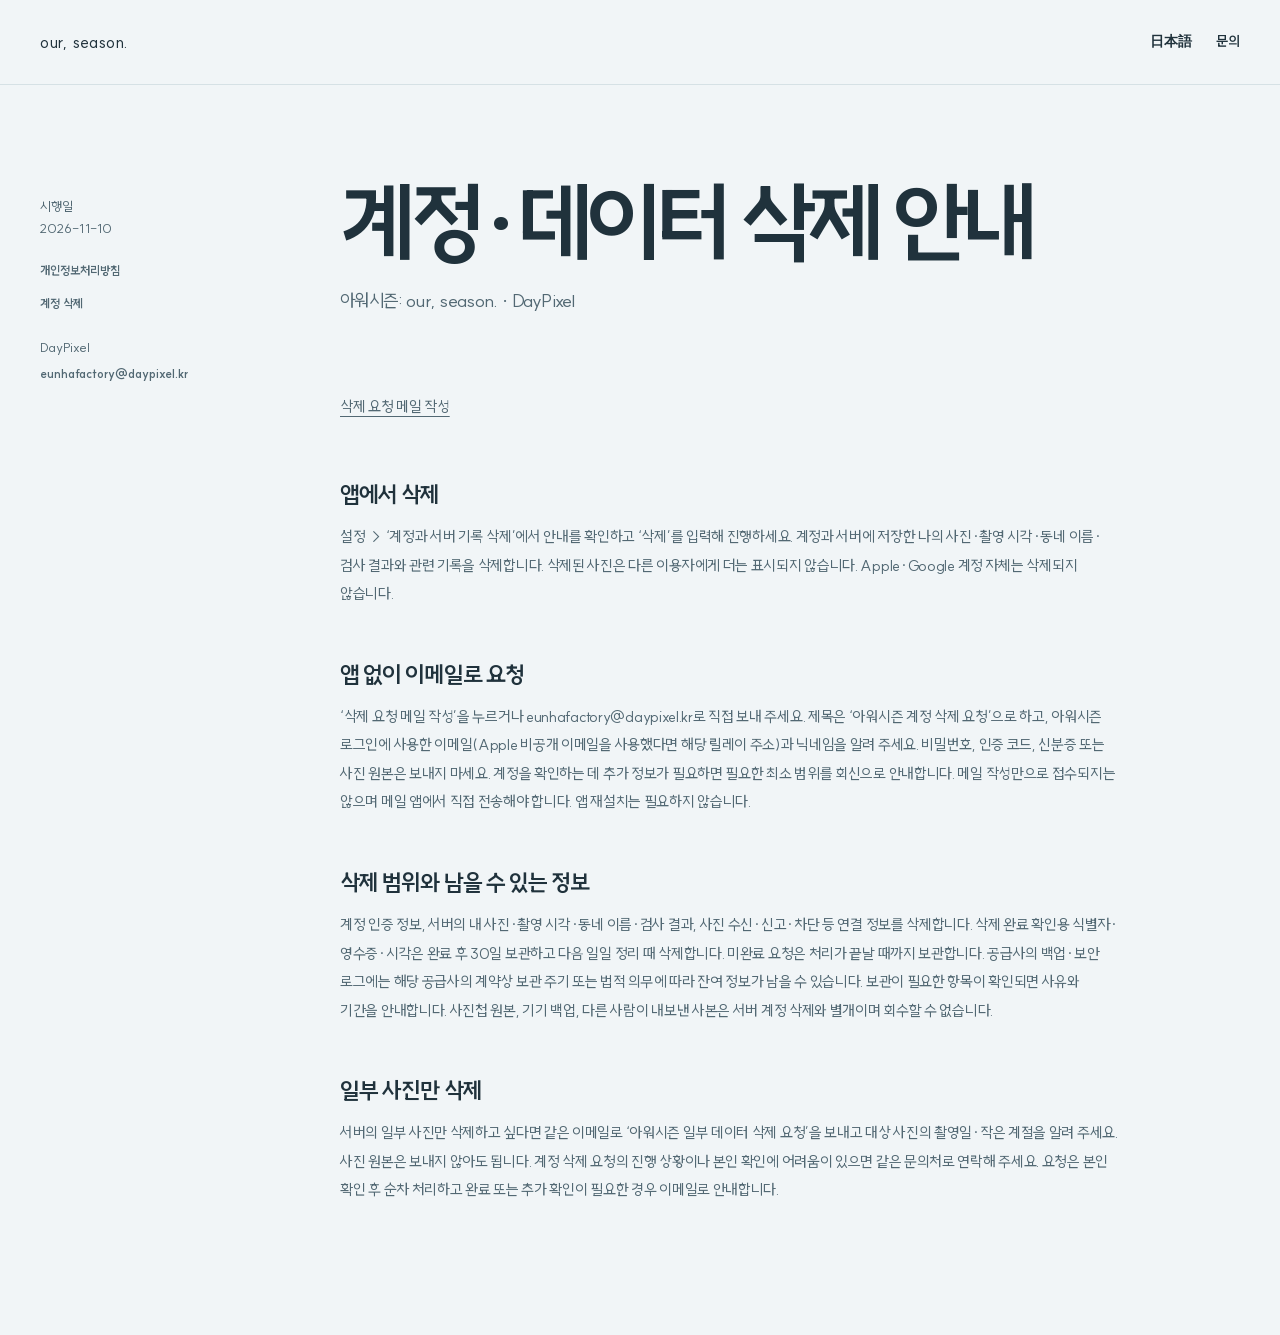
<file: ourseason/data-deletion.html>
<!doctype html>
<html lang="ko"><head><meta charset="utf-8"><meta name="viewport" content="width=device-width, initial-scale=1"><meta name="referrer" content="no-referrer"><title>계정·데이터 삭제 안내 | 아워시즌: our, season.</title><meta name="description" content="아워시즌: our, season. · 계정·데이터 삭제 안내"><link rel="canonical" href="https://daypixel.kr/ourseason/data-deletion.html"><link rel="alternate" hreflang="ko" href="https://daypixel.kr/ourseason/data-deletion.html"><link rel="alternate" hreflang="ja" href="https://daypixel.kr/ourseason/ja/data-deletion.html"><link rel="stylesheet" href="/styles.css"><style>.legal-content p{overflow-wrap:anywhere}.legal-content .nav-pill{display:inline-flex;min-height:44px;align-items:center}.legal-side a{display:inline-block;padding-block:6px}a:focus-visible{outline:3px solid #0C447C;outline-offset:4px}</style></head>
<body><header class="site-header"><div class="shell header-inner"><a class="brand" href="/ourseason/">our, season.</a><nav class="site-nav" aria-label="Language"><a href="/ourseason/ja/data-deletion.html" lang="ja">日本語</a><a href="mailto:eunhafactory@daypixel.kr">문의</a></nav></div></header>
<main class="shell legal-layout"><aside class="legal-side"><p>시행일<br>2026-11-10</p><p><a href="/ourseason/privacy.html">개인정보처리방침</a><br><a href="/ourseason/data-deletion.html">계정 삭제</a></p><p>DayPixel<br><a href="mailto:eunhafactory@daypixel.kr">eunhafactory@daypixel.kr</a></p></aside><article class="legal-content"><h1>계정·데이터 삭제 안내</h1><p class="intro">아워시즌: our, season. · DayPixel</p><p><a class="nav-pill" href="mailto:eunhafactory@daypixel.kr?subject=%EC%95%84%EC%9B%8C%EC%8B%9C%EC%A6%8C+%EA%B3%84%EC%A0%95+%EC%82%AD%EC%A0%9C+%EC%9A%94%EC%B2%AD&amp;body=%EB%A1%9C%EA%B7%B8%EC%9D%B8%EC%97%90+%EC%82%AC%EC%9A%A9%ED%95%9C+%EC%9D%B4%EB%A9%94%EC%9D%BC%3A%0A%EB%8B%89%EB%84%A4%EC%9E%84%3A%0A%EC%95%84%EC%9B%8C%EC%8B%9C%EC%A6%8C+%EA%B3%84%EC%A0%95%EA%B3%BC+%EA%B4%80%EB%A0%A8+%EB%8D%B0%EC%9D%B4%ED%84%B0%EC%9D%98+%EC%82%AD%EC%A0%9C%EB%A5%BC+%EC%9A%94%EC%B2%AD%ED%95%A9%EB%8B%88%EB%8B%A4.">삭제 요청 메일 작성</a></p><section><h2>앱에서 삭제</h2><p>설정 → ‘계정과 서버 기록 삭제’에서 안내를 확인하고 ‘삭제’를 입력해 진행하세요. 계정과 서버에 저장한 나의 사진·촬영 시각·동네 이름·검사 결과와 관련 기록을 삭제합니다. 삭제된 사진은 다른 이용자에게 더는 표시되지 않습니다. Apple·Google 계정 자체는 삭제되지 않습니다.</p></section>
<section><h2>앱 없이 이메일로 요청</h2><p>‘삭제 요청 메일 작성’을 누르거나 eunhafactory@daypixel.kr로 직접 보내 주세요. 제목은 ‘아워시즌 계정 삭제 요청’으로 하고, 아워시즌 로그인에 사용한 이메일(Apple 비공개 이메일을 사용했다면 해당 릴레이 주소)과 닉네임을 알려 주세요. 비밀번호, 인증 코드, 신분증 또는 사진 원본은 보내지 마세요. 계정을 확인하는 데 추가 정보가 필요하면 필요한 최소 범위를 회신으로 안내합니다. 메일 작성만으로 접수되지는 않으며 메일 앱에서 직접 전송해야 합니다. 앱 재설치는 필요하지 않습니다.</p></section>
<section><h2>삭제 범위와 남을 수 있는 정보</h2><p>계정 인증 정보, 서버의 내 사진·촬영 시각·동네 이름·검사 결과, 사진 수신·신고·차단 등 연결 정보를 삭제합니다. 삭제 완료 확인용 식별자·영수증·시각은 완료 후 30일 보관하고 다음 일일 정리 때 삭제합니다. 미완료 요청은 처리가 끝날 때까지 보관합니다. 공급사의 백업·보안 로그에는 해당 공급사의 계약상 보관 주기 또는 법적 의무에 따라 잔여 정보가 남을 수 있습니다. 보관이 필요한 항목이 확인되면 사유와 기간을 안내합니다. 사진첩 원본, 기기 백업, 다른 사람이 내보낸 사본은 서버 계정 삭제와 별개이며 회수할 수 없습니다.</p></section>
<section><h2>일부 사진만 삭제</h2><p>서버의 일부 사진만 삭제하고 싶다면 같은 이메일로 ‘아워시즌 일부 데이터 삭제 요청’을 보내고 대상 사진의 촬영일·작은 계절을 알려 주세요. 사진 원본은 보내지 않아도 됩니다. 계정 삭제 요청의 진행 상황이나 본인 확인에 어려움이 있으면 같은 문의처로 연락해 주세요. 요청은 본인 확인 후 순차 처리하고 완료 또는 추가 확인이 필요한 경우 이메일로 안내합니다.</p></section>
</article></main></body></html>
</file>
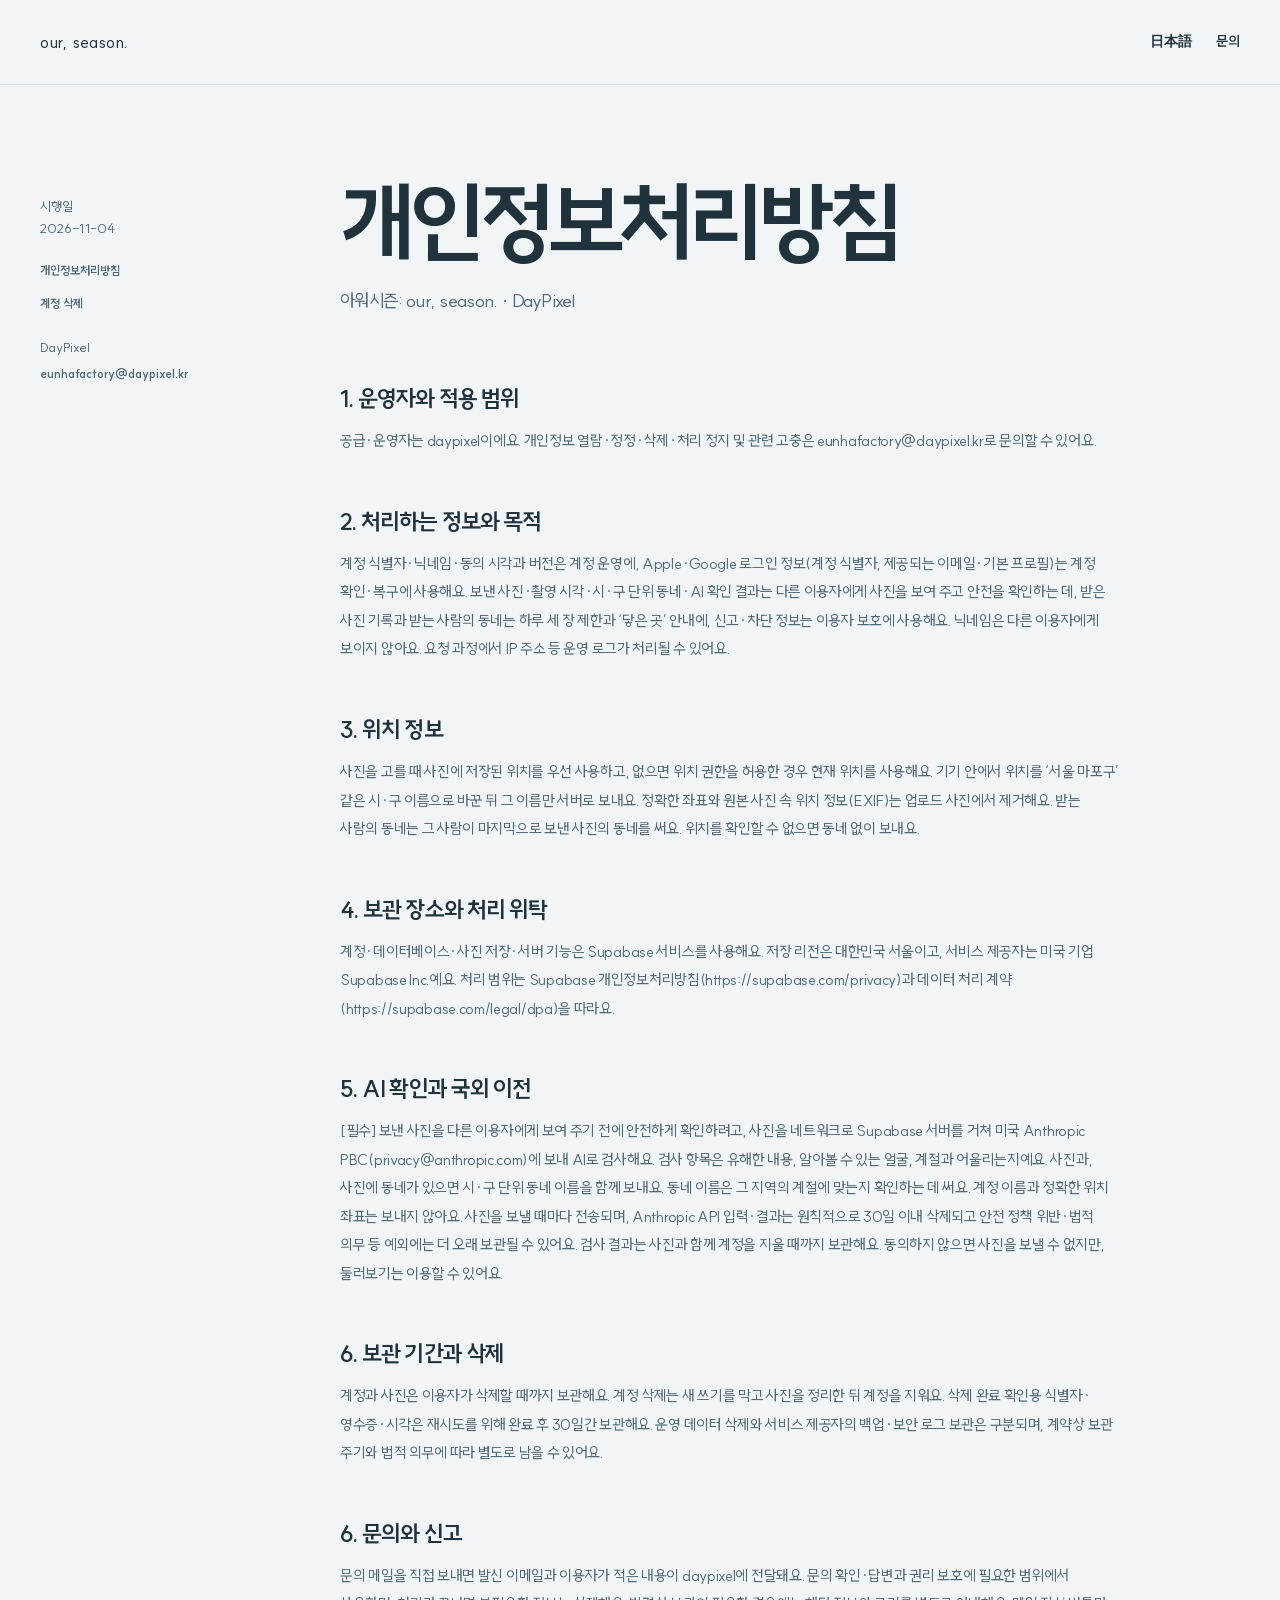
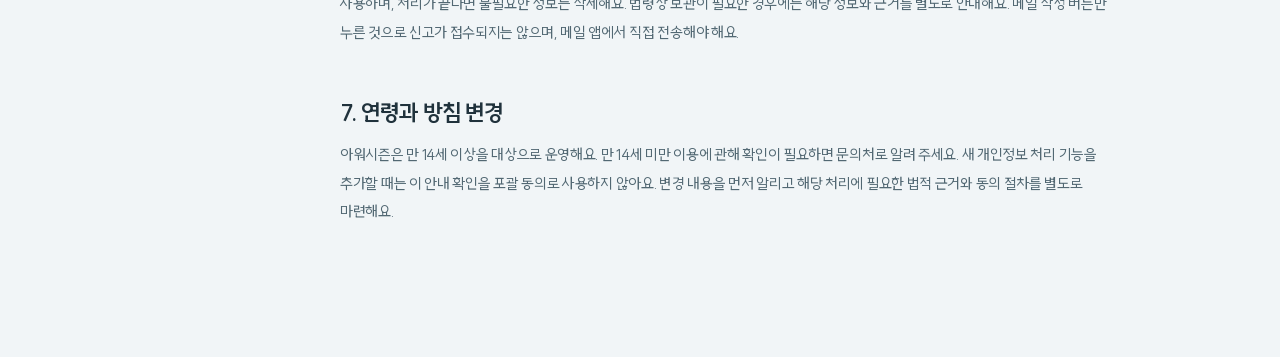
<file: ourseason/privacy.html>
<!doctype html>
<html lang="ko"><head><meta charset="utf-8"><meta name="viewport" content="width=device-width, initial-scale=1"><meta name="referrer" content="no-referrer"><title>개인정보처리방침 | 아워시즌: our, season.</title><meta name="description" content="아워시즌: our, season. · 개인정보처리방침"><link rel="canonical" href="https://daypixel.kr/ourseason/privacy.html"><link rel="alternate" hreflang="ko" href="https://daypixel.kr/ourseason/privacy.html"><link rel="alternate" hreflang="ja" href="https://daypixel.kr/ourseason/ja/privacy.html"><link rel="stylesheet" href="/styles.css"><style>.legal-content p{overflow-wrap:anywhere}.legal-content .nav-pill{display:inline-flex;min-height:44px;align-items:center}.legal-side a{display:inline-block;padding-block:6px}a:focus-visible{outline:3px solid #0C447C;outline-offset:4px}</style></head>
<body><header class="site-header"><div class="shell header-inner"><a class="brand" href="/ourseason/">our, season.</a><nav class="site-nav" aria-label="Language"><a href="/ourseason/ja/privacy.html" lang="ja">日本語</a><a href="mailto:eunhafactory@daypixel.kr">문의</a></nav></div></header>
<main class="shell legal-layout"><aside class="legal-side"><p>시행일<br>2026-11-04</p><p><a href="/ourseason/privacy.html">개인정보처리방침</a><br><a href="/ourseason/data-deletion.html">계정 삭제</a></p><p>DayPixel<br><a href="mailto:eunhafactory@daypixel.kr">eunhafactory@daypixel.kr</a></p></aside><article class="legal-content"><h1>개인정보처리방침</h1><p class="intro">아워시즌: our, season. · DayPixel</p><section><h2>1. 운영자와 적용 범위</h2><p>공급·운영자는 daypixel이에요. 개인정보 열람·정정·삭제·처리 정지 및 관련 고충은 eunhafactory@daypixel.kr로 문의할 수 있어요.</p></section>
<section><h2>2. 처리하는 정보와 목적</h2><p>계정 식별자·닉네임·동의 시각과 버전은 계정 운영에, Apple·Google 로그인 정보(계정 식별자, 제공되는 이메일·기본 프로필)는 계정 확인·복구에 사용해요. 보낸 사진·촬영 시각·시·구 단위 동네·AI 확인 결과는 다른 이용자에게 사진을 보여 주고 안전을 확인하는 데, 받은 사진 기록과 받는 사람의 동네는 하루 세 장 제한과 ‘닿은 곳’ 안내에, 신고·차단 정보는 이용자 보호에 사용해요. 닉네임은 다른 이용자에게 보이지 않아요. 요청 과정에서 IP 주소 등 운영 로그가 처리될 수 있어요.</p></section>
<section><h2>3. 위치 정보</h2><p>사진을 고를 때 사진에 저장된 위치를 우선 사용하고, 없으면 위치 권한을 허용한 경우 현재 위치를 사용해요. 기기 안에서 위치를 ‘서울 마포구’ 같은 시·구 이름으로 바꾼 뒤 그 이름만 서버로 보내요. 정확한 좌표와 원본 사진 속 위치 정보(EXIF)는 업로드 사진에서 제거해요. 받는 사람의 동네는 그 사람이 마지막으로 보낸 사진의 동네를 써요. 위치를 확인할 수 없으면 동네 없이 보내요.</p></section>
<section><h2>4. 보관 장소와 처리 위탁</h2><p>계정·데이터베이스·사진 저장·서버 기능은 Supabase 서비스를 사용해요. 저장 리전은 대한민국 서울이고, 서비스 제공자는 미국 기업 Supabase Inc.예요. 처리 범위는 Supabase 개인정보처리방침(https://supabase.com/privacy)과 데이터 처리 계약(https://supabase.com/legal/dpa)을 따라요.</p></section>
<section><h2>5. AI 확인과 국외 이전</h2><p>[필수] 보낸 사진을 다른 이용자에게 보여 주기 전에 안전하게 확인하려고, 사진을 네트워크로 Supabase 서버를 거쳐 미국 Anthropic PBC(privacy@anthropic.com)에 보내 AI로 검사해요. 검사 항목은 유해한 내용, 알아볼 수 있는 얼굴, 계절과 어울리는지예요. 사진과, 사진에 동네가 있으면 시·구 단위 동네 이름을 함께 보내요. 동네 이름은 그 지역의 계절에 맞는지 확인하는 데 써요. 계정 이름과 정확한 위치 좌표는 보내지 않아요. 사진을 보낼 때마다 전송되며, Anthropic API 입력·결과는 원칙적으로 30일 이내 삭제되고 안전 정책 위반·법적 의무 등 예외에는 더 오래 보관될 수 있어요. 검사 결과는 사진과 함께 계정을 지울 때까지 보관해요. 동의하지 않으면 사진을 보낼 수 없지만, 둘러보기는 이용할 수 있어요.</p></section>
<section><h2>6. 보관 기간과 삭제</h2><p>계정과 사진은 이용자가 삭제할 때까지 보관해요. 계정 삭제는 새 쓰기를 막고 사진을 정리한 뒤 계정을 지워요. 삭제 완료 확인용 식별자·영수증·시각은 재시도를 위해 완료 후 30일간 보관해요. 운영 데이터 삭제와 서비스 제공자의 백업·보안 로그 보관은 구분되며, 계약상 보관 주기와 법적 의무에 따라 별도로 남을 수 있어요.</p></section>
<section><h2>6. 문의와 신고</h2><p>문의 메일을 직접 보내면 발신 이메일과 이용자가 적은 내용이 daypixel에 전달돼요. 문의 확인·답변과 권리 보호에 필요한 범위에서 사용하며, 처리가 끝나면 불필요한 정보는 삭제해요. 법령상 보관이 필요한 경우에는 해당 정보와 근거를 별도로 안내해요. 메일 작성 버튼만 누른 것으로 신고가 접수되지는 않으며, 메일 앱에서 직접 전송해야 해요.</p></section>
<section><h2>7. 연령과 방침 변경</h2><p>아워시즌은 만 14세 이상을 대상으로 운영해요. 만 14세 미만 이용에 관해 확인이 필요하면 문의처로 알려 주세요. 새 개인정보 처리 기능을 추가할 때는 이 안내 확인을 포괄 동의로 사용하지 않아요. 변경 내용을 먼저 알리고 해당 처리에 필요한 법적 근거와 동의 절차를 별도로 마련해요.</p></section></article></main></body></html>
</file>
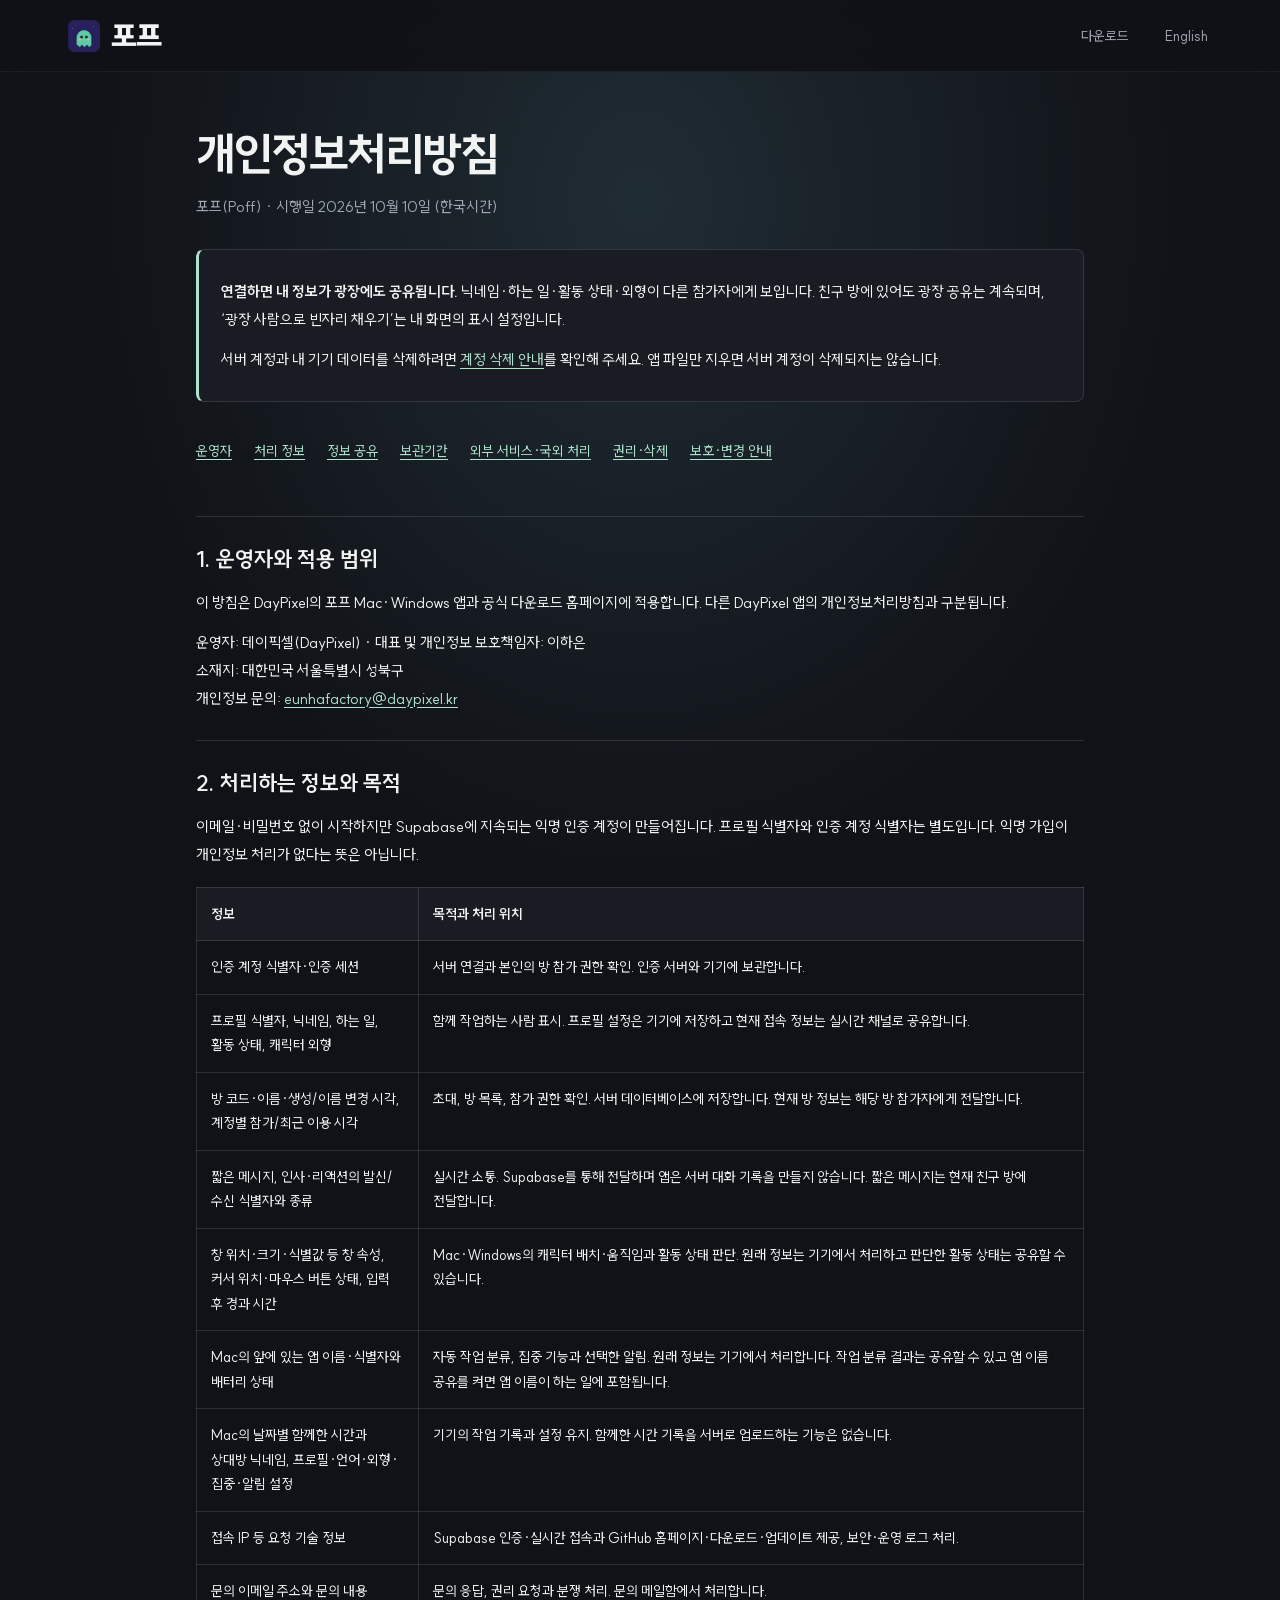
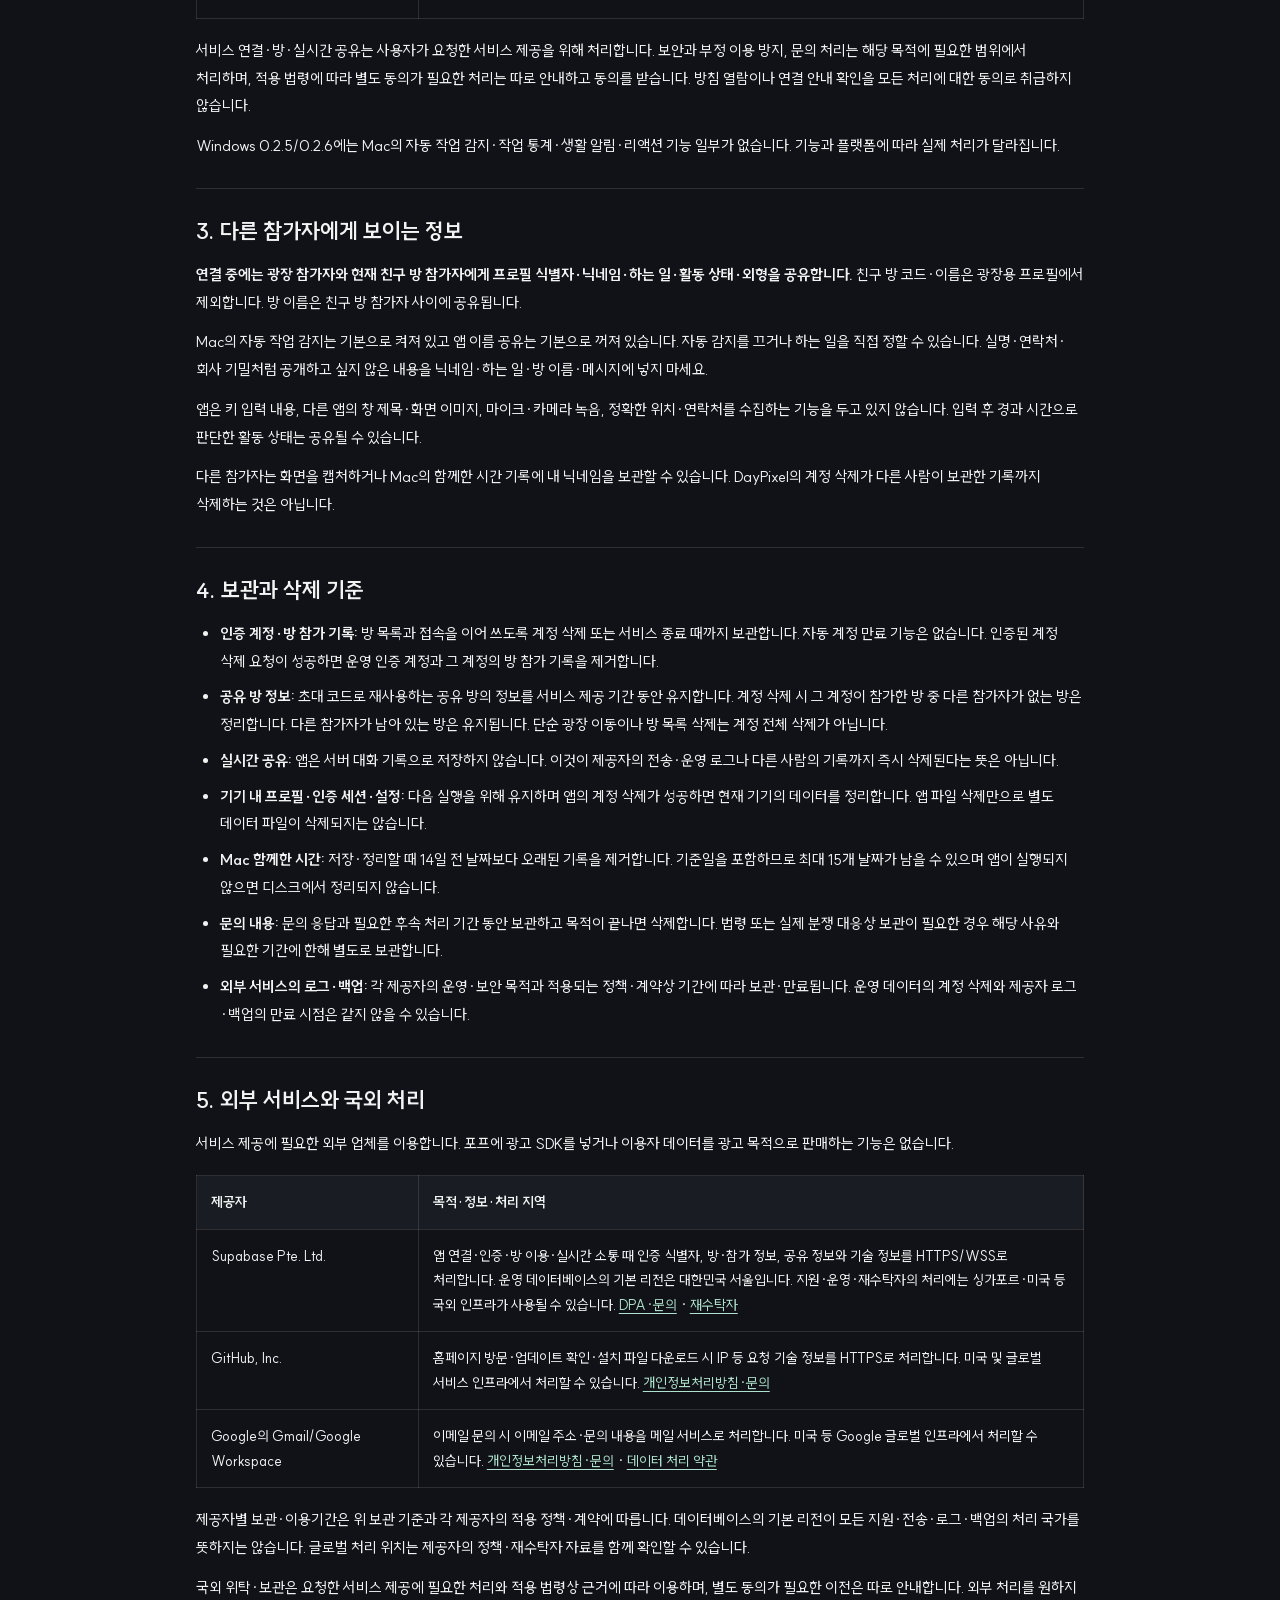
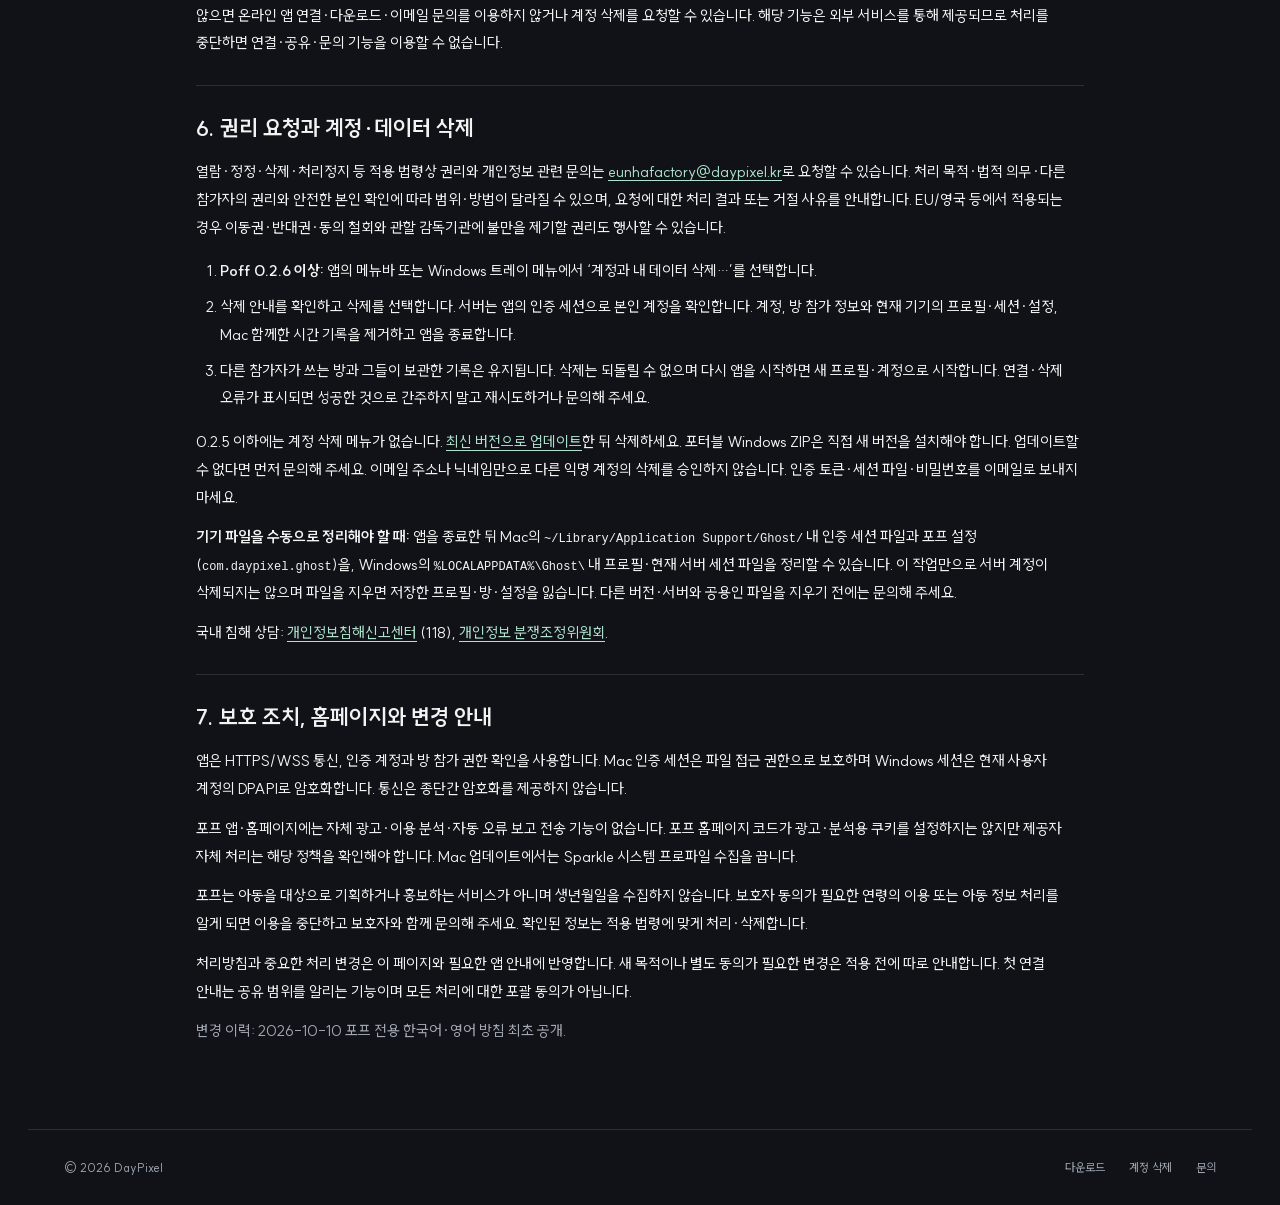
<file: poff/privacy.html>
<!doctype html>
<html lang="ko"><head><meta charset="utf-8"><meta name="viewport" content="width=device-width, initial-scale=1"><meta name="theme-color" content="#101217"><title>포프 개인정보처리방침 — DayPixel</title><meta name="description" content="포프의 정보 공유·보관·계정 삭제와 개인정보 문의 안내."><link rel="canonical" href="https://daypixel.kr/poff/privacy.html"><link rel="alternate" hreflang="ko" href="https://daypixel.kr/poff/privacy.html"><link rel="alternate" hreflang="en" href="https://daypixel.kr/poff/en/privacy.html"><link rel="alternate" hreflang="x-default" href="https://daypixel.kr/poff/privacy.html"><link rel="icon" href="assets/puff.svg" type="image/svg+xml"><link rel="stylesheet" href="styles.css"><link rel="stylesheet" href="privacy.css"></head>
<body class="privacy-page"><a class="skip-link" href="#main">본문으로 건너뛰기</a><header class="header shell"><a class="brand" href="./"><img src="assets/app-icon.png" width="40" height="40" alt=""><span>포프</span></a><nav aria-label="주요 메뉴"><a href="./">다운로드</a><a class="language-link" href="en/privacy.html" lang="en" hreflang="en">English</a></nav></header><main id="main" class="privacy-main shell">
<h1>개인정보처리방침</h1>
<p class="privacy-meta">포프(Poff) · 시행일 2026년 10월 10일 (한국시간)</p>
<div class="privacy-callout"><p><strong>연결하면 내 정보가 광장에도 공유됩니다.</strong> 닉네임·하는 일·활동 상태·외형이 다른 참가자에게 보입니다. 친구 방에 있어도 광장 공유는 계속되며, ‘광장 사람으로 빈자리 채우기’는 내 화면의 표시 설정입니다.</p><p>서버 계정과 내 기기 데이터를 삭제하려면 <a href="#deletion">계정 삭제 안내</a>를 확인해 주세요. 앱 파일만 지우면 서버 계정이 삭제되지는 않습니다.</p></div>
<nav class="privacy-toc" aria-label="방침 목차"><a href="#operator">운영자</a><a href="#data">처리 정보</a><a href="#sharing">정보 공유</a><a href="#retention">보관기간</a><a href="#providers">외부 서비스·국외 처리</a><a href="#deletion">권리·삭제</a><a href="#security">보호·변경 안내</a></nav>
<section aria-labelledby="operator"><h2 id="operator">1. 운영자와 적용 범위</h2><p>이 방침은 DayPixel의 포프 Mac·Windows 앱과 공식 다운로드 홈페이지에 적용합니다. 다른 DayPixel 앱의 개인정보처리방침과 구분됩니다.</p><p>운영자: 데이픽셀(DayPixel) · 대표 및 개인정보 보호책임자: 이하은<br>소재지: 대한민국 서울특별시 성북구<br>개인정보 문의: <a href="mailto:eunhafactory@daypixel.kr?subject=Poff%20privacy">eunhafactory@daypixel.kr</a></p></section>
<section aria-labelledby="data"><h2 id="data">2. 처리하는 정보와 목적</h2><p>이메일·비밀번호 없이 시작하지만 Supabase에 지속되는 익명 인증 계정이 만들어집니다. 프로필 식별자와 인증 계정 식별자는 별도입니다. 익명 가입이 개인정보 처리가 없다는 뜻은 아닙니다.</p>
<div class="privacy-table" tabindex="0" role="region" aria-label="처리 정보 표, 좁은 화면에서는 좌우로 스크롤"><table><thead><tr><th scope="col">정보</th><th scope="col">목적과 처리 위치</th></tr></thead><tbody>
<tr><td>인증 계정 식별자·인증 세션</td><td>서버 연결과 본인의 방 참가 권한 확인. 인증 서버와 기기에 보관합니다.</td></tr>
<tr><td>프로필 식별자, 닉네임, 하는 일, 활동 상태, 캐릭터 외형</td><td>함께 작업하는 사람 표시. 프로필 설정은 기기에 저장하고 현재 접속 정보는 실시간 채널로 공유합니다.</td></tr>
<tr><td>방 코드·이름·생성/이름 변경 시각, 계정별 참가/최근 이용 시각</td><td>초대, 방 목록, 참가 권한 확인. 서버 데이터베이스에 저장합니다. 현재 방 정보는 해당 방 참가자에게 전달합니다.</td></tr>
<tr><td>짧은 메시지, 인사·리액션의 발신/수신 식별자와 종류</td><td>실시간 소통. Supabase를 통해 전달하며 앱은 서버 대화 기록을 만들지 않습니다. 짧은 메시지는 현재 친구 방에 전달합니다.</td></tr>
<tr><td>창 위치·크기·식별값 등 창 속성, 커서 위치·마우스 버튼 상태, 입력 후 경과 시간</td><td>Mac·Windows의 캐릭터 배치·움직임과 활동 상태 판단. 원래 정보는 기기에서 처리하고 판단한 활동 상태는 공유할 수 있습니다.</td></tr><tr><td>Mac의 앞에 있는 앱 이름·식별자와 배터리 상태</td><td>자동 작업 분류, 집중 기능과 선택한 알림. 원래 정보는 기기에서 처리합니다. 작업 분류 결과는 공유할 수 있고 앱 이름 공유를 켜면 앱 이름이 하는 일에 포함됩니다.</td></tr>
<tr><td>Mac의 날짜별 함께한 시간과 상대방 닉네임, 프로필·언어·외형·집중·알림 설정</td><td>기기의 작업 기록과 설정 유지. 함께한 시간 기록을 서버로 업로드하는 기능은 없습니다.</td></tr>
<tr><td>접속 IP 등 요청 기술 정보</td><td>Supabase 인증·실시간 접속과 GitHub 홈페이지·다운로드·업데이트 제공, 보안·운영 로그 처리.</td></tr>
<tr><td>문의 이메일 주소와 문의 내용</td><td>문의 응답, 권리 요청과 분쟁 처리. 문의 메일함에서 처리합니다.</td></tr>
</tbody></table></div><p>서비스 연결·방·실시간 공유는 사용자가 요청한 서비스 제공을 위해 처리합니다. 보안과 부정 이용 방지, 문의 처리는 해당 목적에 필요한 범위에서 처리하며, 적용 법령에 따라 별도 동의가 필요한 처리는 따로 안내하고 동의를 받습니다. 방침 열람이나 연결 안내 확인을 모든 처리에 대한 동의로 취급하지 않습니다.</p><p>Windows 0.2.5/0.2.6에는 Mac의 자동 작업 감지·작업 통계·생활 알림·리액션 기능 일부가 없습니다. 기능과 플랫폼에 따라 실제 처리가 달라집니다.</p></section>
<section aria-labelledby="sharing"><h2 id="sharing">3. 다른 참가자에게 보이는 정보</h2><p><strong>연결 중에는 광장 참가자와 현재 친구 방 참가자에게 프로필 식별자·닉네임·하는 일·활동 상태·외형을 공유합니다.</strong> 친구 방 코드·이름은 광장용 프로필에서 제외합니다. 방 이름은 친구 방 참가자 사이에 공유됩니다.</p><p>Mac의 자동 작업 감지는 기본으로 켜져 있고 앱 이름 공유는 기본으로 꺼져 있습니다. 자동 감지를 끄거나 하는 일을 직접 정할 수 있습니다. 실명·연락처·회사 기밀처럼 공개하고 싶지 않은 내용을 닉네임·하는 일·방 이름·메시지에 넣지 마세요.</p><p>앱은 키 입력 내용, 다른 앱의 창 제목·화면 이미지, 마이크·카메라 녹음, 정확한 위치·연락처를 수집하는 기능을 두고 있지 않습니다. 입력 후 경과 시간으로 판단한 활동 상태는 공유될 수 있습니다.</p><p>다른 참가자는 화면을 캡처하거나 Mac의 함께한 시간 기록에 내 닉네임을 보관할 수 있습니다. DayPixel의 계정 삭제가 다른 사람이 보관한 기록까지 삭제하는 것은 아닙니다.</p></section>
<section aria-labelledby="retention"><h2 id="retention">4. 보관과 삭제 기준</h2><ul><li><strong>인증 계정·방 참가 기록:</strong> 방 목록과 접속을 이어 쓰도록 계정 삭제 또는 서비스 종료 때까지 보관합니다. 자동 계정 만료 기능은 없습니다. 인증된 계정 삭제 요청이 성공하면 운영 인증 계정과 그 계정의 방 참가 기록을 제거합니다.</li><li><strong>공유 방 정보:</strong> 초대 코드로 재사용하는 공유 방의 정보를 서비스 제공 기간 동안 유지합니다. 계정 삭제 시 그 계정이 참가한 방 중 다른 참가자가 없는 방은 정리합니다. 다른 참가자가 남아 있는 방은 유지됩니다. 단순 광장 이동이나 방 목록 삭제는 계정 전체 삭제가 아닙니다.</li><li><strong>실시간 공유:</strong> 앱은 서버 대화 기록으로 저장하지 않습니다. 이것이 제공자의 전송·운영 로그나 다른 사람의 기록까지 즉시 삭제된다는 뜻은 아닙니다.</li><li><strong>기기 내 프로필·인증 세션·설정:</strong> 다음 실행을 위해 유지하며 앱의 계정 삭제가 성공하면 현재 기기의 데이터를 정리합니다. 앱 파일 삭제만으로 별도 데이터 파일이 삭제되지는 않습니다.</li><li><strong>Mac 함께한 시간:</strong> 저장·정리할 때 14일 전 날짜보다 오래된 기록을 제거합니다. 기준일을 포함하므로 최대 15개 날짜가 남을 수 있으며 앱이 실행되지 않으면 디스크에서 정리되지 않습니다.</li><li><strong>문의 내용:</strong> 문의 응답과 필요한 후속 처리 기간 동안 보관하고 목적이 끝나면 삭제합니다. 법령 또는 실제 분쟁 대응상 보관이 필요한 경우 해당 사유와 필요한 기간에 한해 별도로 보관합니다.</li><li><strong>외부 서비스의 로그·백업:</strong> 각 제공자의 운영·보안 목적과 적용되는 정책·계약상 기간에 따라 보관·만료됩니다. 운영 데이터의 계정 삭제와 제공자 로그·백업의 만료 시점은 같지 않을 수 있습니다.</li></ul></section>
<section aria-labelledby="providers"><h2 id="providers">5. 외부 서비스와 국외 처리</h2><p>서비스 제공에 필요한 외부 업체를 이용합니다. 포프에 광고 SDK를 넣거나 이용자 데이터를 광고 목적으로 판매하는 기능은 없습니다.</p><div class="privacy-table" tabindex="0" role="region" aria-label="외부 서비스 표, 좁은 화면에서는 좌우로 스크롤"><table><thead><tr><th scope="col">제공자</th><th scope="col">목적·정보·처리 지역</th></tr></thead><tbody><tr><td>Supabase Pte. Ltd.</td><td>앱 연결·인증·방 이용·실시간 소통 때 인증 식별자, 방·참가 정보, 공유 정보와 기술 정보를 HTTPS/WSS로 처리합니다. 운영 데이터베이스의 기본 리전은 대한민국 서울입니다. 지원·운영·재수탁자의 처리에는 싱가포르·미국 등 국외 인프라가 사용될 수 있습니다. <a href="https://supabase.com/legal/customer-resources/data-processing-addendum">DPA·문의</a> · <a href="https://supabase.com/legal/customer-resources/subprocessor-list">재수탁자</a></td></tr><tr><td>GitHub, Inc.</td><td>홈페이지 방문·업데이트 확인·설치 파일 다운로드 시 IP 등 요청 기술 정보를 HTTPS로 처리합니다. 미국 및 글로벌 서비스 인프라에서 처리할 수 있습니다. <a href="https://docs.github.com/en/site-policy/privacy-policies/github-general-privacy-statement">개인정보처리방침·문의</a></td></tr><tr><td>Google의 Gmail/Google Workspace</td><td>이메일 문의 시 이메일 주소·문의 내용을 메일 서비스로 처리합니다. 미국 등 Google 글로벌 인프라에서 처리할 수 있습니다. <a href="https://policies.google.com/privacy">개인정보처리방침·문의</a> · <a href="https://workspace.google.com/terms/dpa_terms.html">데이터 처리 약관</a></td></tr></tbody></table></div><p>제공자별 보관·이용기간은 위 보관 기준과 각 제공자의 적용 정책·계약에 따릅니다. 데이터베이스의 기본 리전이 모든 지원·전송·로그·백업의 처리 국가를 뜻하지는 않습니다. 글로벌 처리 위치는 제공자의 정책·재수탁자 자료를 함께 확인할 수 있습니다.</p><p>국외 위탁·보관은 요청한 서비스 제공에 필요한 처리와 적용 법령상 근거에 따라 이용하며, 별도 동의가 필요한 이전은 따로 안내합니다. 외부 처리를 원하지 않으면 온라인 앱 연결·다운로드·이메일 문의를 이용하지 않거나 계정 삭제를 요청할 수 있습니다. 해당 기능은 외부 서비스를 통해 제공되므로 처리를 중단하면 연결·공유·문의 기능을 이용할 수 없습니다.</p></section>
<section aria-labelledby="deletion"><h2 id="deletion">6. 권리 요청과 계정·데이터 삭제</h2><p>열람·정정·삭제·처리정지 등 적용 법령상 권리와 개인정보 관련 문의는 <a href="mailto:eunhafactory@daypixel.kr?subject=Poff%20privacy">eunhafactory@daypixel.kr</a>로 요청할 수 있습니다. 처리 목적·법적 의무·다른 참가자의 권리와 안전한 본인 확인에 따라 범위·방법이 달라질 수 있으며, 요청에 대한 처리 결과 또는 거절 사유를 안내합니다. EU/영국 등에서 적용되는 경우 이동권·반대권·동의 철회와 관할 감독기관에 불만을 제기할 권리도 행사할 수 있습니다.</p><ol><li><strong>Poff 0.2.6 이상:</strong> 앱의 메뉴바 또는 Windows 트레이 메뉴에서 ‘계정과 내 데이터 삭제…’를 선택합니다.</li><li>삭제 안내를 확인하고 삭제를 선택합니다. 서버는 앱의 인증 세션으로 본인 계정을 확인합니다. 계정, 방 참가 정보와 현재 기기의 프로필·세션·설정, Mac 함께한 시간 기록을 제거하고 앱을 종료합니다.</li><li>다른 참가자가 쓰는 방과 그들이 보관한 기록은 유지됩니다. 삭제는 되돌릴 수 없으며 다시 앱을 시작하면 새 프로필·계정으로 시작합니다. 연결·삭제 오류가 표시되면 성공한 것으로 간주하지 말고 재시도하거나 문의해 주세요.</li></ol><p>0.2.5 이하에는 계정 삭제 메뉴가 없습니다. <a href="https://github.com/DayPixel/puff/releases/tag/v0.2.6">최신 버전으로 업데이트</a>한 뒤 삭제하세요. 포터블 Windows ZIP은 직접 새 버전을 설치해야 합니다. 업데이트할 수 없다면 먼저 문의해 주세요. 이메일 주소나 닉네임만으로 다른 익명 계정의 삭제를 승인하지 않습니다. 인증 토큰·세션 파일·비밀번호를 이메일로 보내지 마세요.</p><p><strong>기기 파일을 수동으로 정리해야 할 때:</strong> 앱을 종료한 뒤 Mac의 <code>~/Library/Application Support/Ghost/</code> 내 인증 세션 파일과 포프 설정(<code>com.daypixel.ghost</code>)을, Windows의 <code>%LOCALAPPDATA%\Ghost\</code> 내 프로필·현재 서버 세션 파일을 정리할 수 있습니다. 이 작업만으로 서버 계정이 삭제되지는 않으며 파일을 지우면 저장한 프로필·방·설정을 잃습니다. 다른 버전·서버와 공용인 파일을 지우기 전에는 문의해 주세요.</p><p>국내 침해 상담: <a href="https://privacy.kisa.or.kr/">개인정보침해신고센터</a> (118), <a href="https://www.kopico.go.kr/">개인정보 분쟁조정위원회</a>.</p></section>
<section aria-labelledby="security"><h2 id="security">7. 보호 조치, 홈페이지와 변경 안내</h2><p>앱은 HTTPS/WSS 통신, 인증 계정과 방 참가 권한 확인을 사용합니다. Mac 인증 세션은 파일 접근 권한으로 보호하며 Windows 세션은 현재 사용자 계정의 DPAPI로 암호화합니다. 통신은 종단간 암호화를 제공하지 않습니다.</p><p>포프 앱·홈페이지에는 자체 광고·이용 분석·자동 오류 보고 전송 기능이 없습니다. 포프 홈페이지 코드가 광고·분석용 쿠키를 설정하지는 않지만 제공자 자체 처리는 해당 정책을 확인해야 합니다. Mac 업데이트에서는 Sparkle 시스템 프로파일 수집을 끕니다.</p><p>포프는 아동을 대상으로 기획하거나 홍보하는 서비스가 아니며 생년월일을 수집하지 않습니다. 보호자 동의가 필요한 연령의 이용 또는 아동 정보 처리를 알게 되면 이용을 중단하고 보호자와 함께 문의해 주세요. 확인된 정보는 적용 법령에 맞게 처리·삭제합니다.</p><p>처리방침과 중요한 처리 변경은 이 페이지와 필요한 앱 안내에 반영합니다. 새 목적이나 별도 동의가 필요한 변경은 적용 전에 따로 안내합니다. 첫 연결 안내는 공유 범위를 알리는 기능이며 모든 처리에 대한 포괄 동의가 아닙니다.</p><p class="privacy-meta">변경 이력: 2026-10-10 포프 전용 한국어·영어 방침 최초 공개.</p></section>
</main><footer class="footer shell"><p>© 2026 <a href="https://daypixel.kr/">DayPixel</a></p><div><a href="./">다운로드</a><a href="#deletion">계정 삭제</a><a href="mailto:eunhafactory@daypixel.kr?subject=Poff%20privacy">문의</a></div></footer></body></html>
</file>
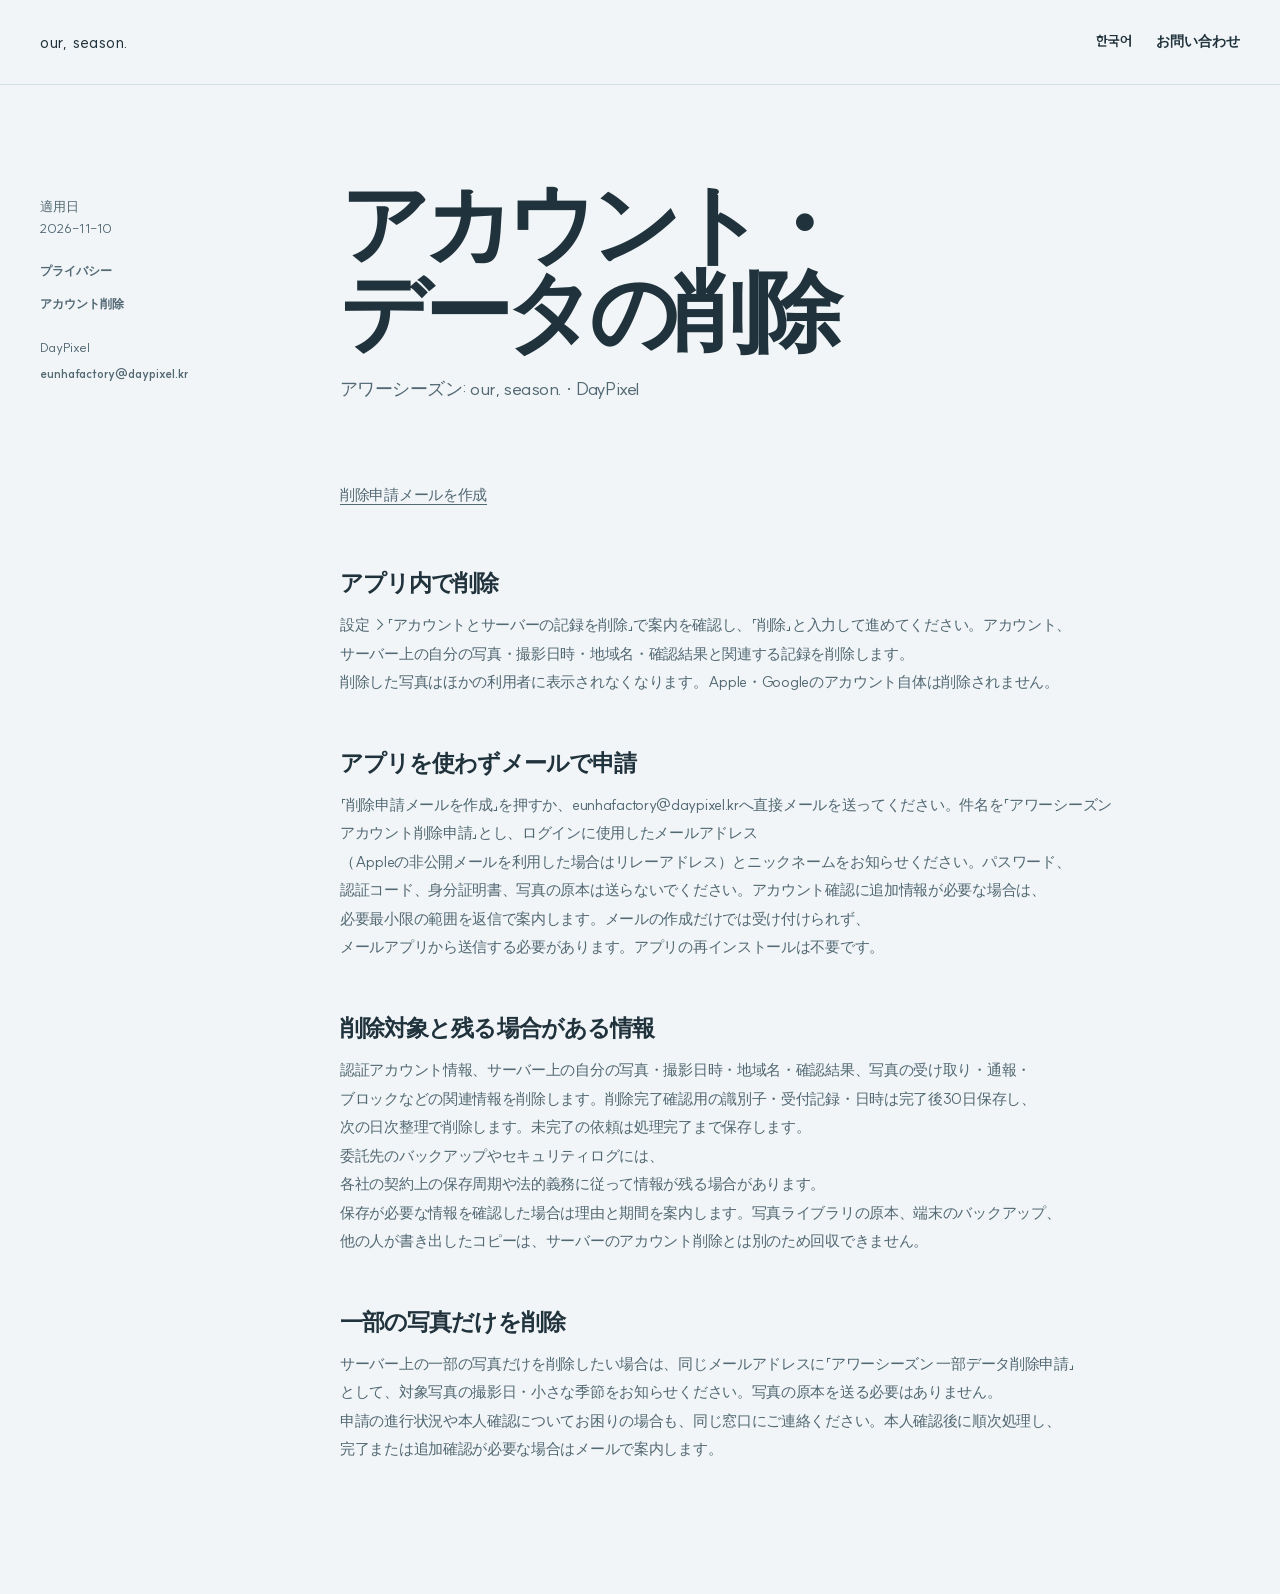
<file: ourseason/ja/data-deletion.html>
<!doctype html>
<html lang="ja"><head><meta charset="utf-8"><meta name="viewport" content="width=device-width, initial-scale=1"><meta name="referrer" content="no-referrer"><title>アカウント・データの削除 | アワーシーズン: our, season.</title><meta name="description" content="アワーシーズン: our, season. · アカウント・データの削除"><link rel="canonical" href="https://daypixel.kr/ourseason/ja/data-deletion.html"><link rel="alternate" hreflang="ko" href="https://daypixel.kr/ourseason/data-deletion.html"><link rel="alternate" hreflang="ja" href="https://daypixel.kr/ourseason/ja/data-deletion.html"><link rel="stylesheet" href="/styles.css"><style>.legal-content p{overflow-wrap:anywhere}.legal-content .nav-pill{display:inline-flex;min-height:44px;align-items:center}.legal-side a{display:inline-block;padding-block:6px}a:focus-visible{outline:3px solid #0C447C;outline-offset:4px}</style></head>
<body><header class="site-header"><div class="shell header-inner"><a class="brand" href="/ourseason/">our, season.</a><nav class="site-nav" aria-label="Language"><a href="/ourseason/data-deletion.html" lang="ko">한국어</a><a href="mailto:eunhafactory@daypixel.kr">お問い合わせ</a></nav></div></header>
<main class="shell legal-layout"><aside class="legal-side"><p>適用日<br>2026-11-10</p><p><a href="/ourseason/ja/privacy.html">プライバシー</a><br><a href="/ourseason/ja/data-deletion.html">アカウント削除</a></p><p>DayPixel<br><a href="mailto:eunhafactory@daypixel.kr">eunhafactory@daypixel.kr</a></p></aside><article class="legal-content"><h1>アカウント・データの削除</h1><p class="intro">アワーシーズン: our, season. · DayPixel</p><p><a class="nav-pill" href="mailto:eunhafactory@daypixel.kr?subject=%E3%82%A2%E3%83%AF%E3%83%BC%E3%82%B7%E3%83%BC%E3%82%BA%E3%83%B3+%E3%82%A2%E3%82%AB%E3%82%A6%E3%83%B3%E3%83%88%E5%89%8A%E9%99%A4%E7%94%B3%E8%AB%8B&amp;body=%E3%83%AD%E3%82%B0%E3%82%A4%E3%83%B3%E3%81%AB%E4%BD%BF%E7%94%A8%E3%81%97%E3%81%9F%E3%83%A1%E3%83%BC%E3%83%AB%E3%82%A2%E3%83%89%E3%83%AC%E3%82%B9%EF%BC%9A%0A%E3%83%8B%E3%83%83%E3%82%AF%E3%83%8D%E3%83%BC%E3%83%A0%EF%BC%9A%0A%E3%82%A2%E3%83%AF%E3%83%BC%E3%82%B7%E3%83%BC%E3%82%BA%E3%83%B3%E3%81%AE%E3%82%A2%E3%82%AB%E3%82%A6%E3%83%B3%E3%83%88%E3%81%A8%E9%96%A2%E9%80%A3%E3%83%87%E3%83%BC%E3%82%BF%E3%81%AE%E5%89%8A%E9%99%A4%E3%82%92%E7%94%B3%E8%AB%8B%E3%81%97%E3%81%BE%E3%81%99%E3%80%82">削除申請メールを作成</a></p><section><h2>アプリ内で削除</h2><p>設定 →「アカウントとサーバーの記録を削除」で案内を確認し、「削除」と入力して進めてください。アカウント、サーバー上の自分の写真・撮影日時・地域名・確認結果と関連する記録を削除します。削除した写真はほかの利用者に表示されなくなります。Apple・Googleのアカウント自体は削除されません。</p></section>
<section><h2>アプリを使わずメールで申請</h2><p>「削除申請メールを作成」を押すか、eunhafactory@daypixel.krへ直接メールを送ってください。件名を「アワーシーズン アカウント削除申請」とし、ログインに使用したメールアドレス（Appleの非公開メールを利用した場合はリレーアドレス）とニックネームをお知らせください。パスワード、認証コード、身分証明書、写真の原本は送らないでください。アカウント確認に追加情報が必要な場合は、必要最小限の範囲を返信で案内します。メールの作成だけでは受け付けられず、メールアプリから送信する必要があります。アプリの再インストールは不要です。</p></section>
<section><h2>削除対象と残る場合がある情報</h2><p>認証アカウント情報、サーバー上の自分の写真・撮影日時・地域名・確認結果、写真の受け取り・通報・ブロックなどの関連情報を削除します。削除完了確認用の識別子・受付記録・日時は完了後30日保存し、次の日次整理で削除します。未完了の依頼は処理完了まで保存します。委託先のバックアップやセキュリティログには、各社の契約上の保存周期や法的義務に従って情報が残る場合があります。保存が必要な情報を確認した場合は理由と期間を案内します。写真ライブラリの原本、端末のバックアップ、他の人が書き出したコピーは、サーバーのアカウント削除とは別のため回収できません。</p></section>
<section><h2>一部の写真だけを削除</h2><p>サーバー上の一部の写真だけを削除したい場合は、同じメールアドレスに「アワーシーズン 一部データ削除申請」として、対象写真の撮影日・小さな季節をお知らせください。写真の原本を送る必要はありません。申請の進行状況や本人確認についてお困りの場合も、同じ窓口にご連絡ください。本人確認後に順次処理し、完了または追加確認が必要な場合はメールで案内します。</p></section>
</article></main></body></html>
</file>
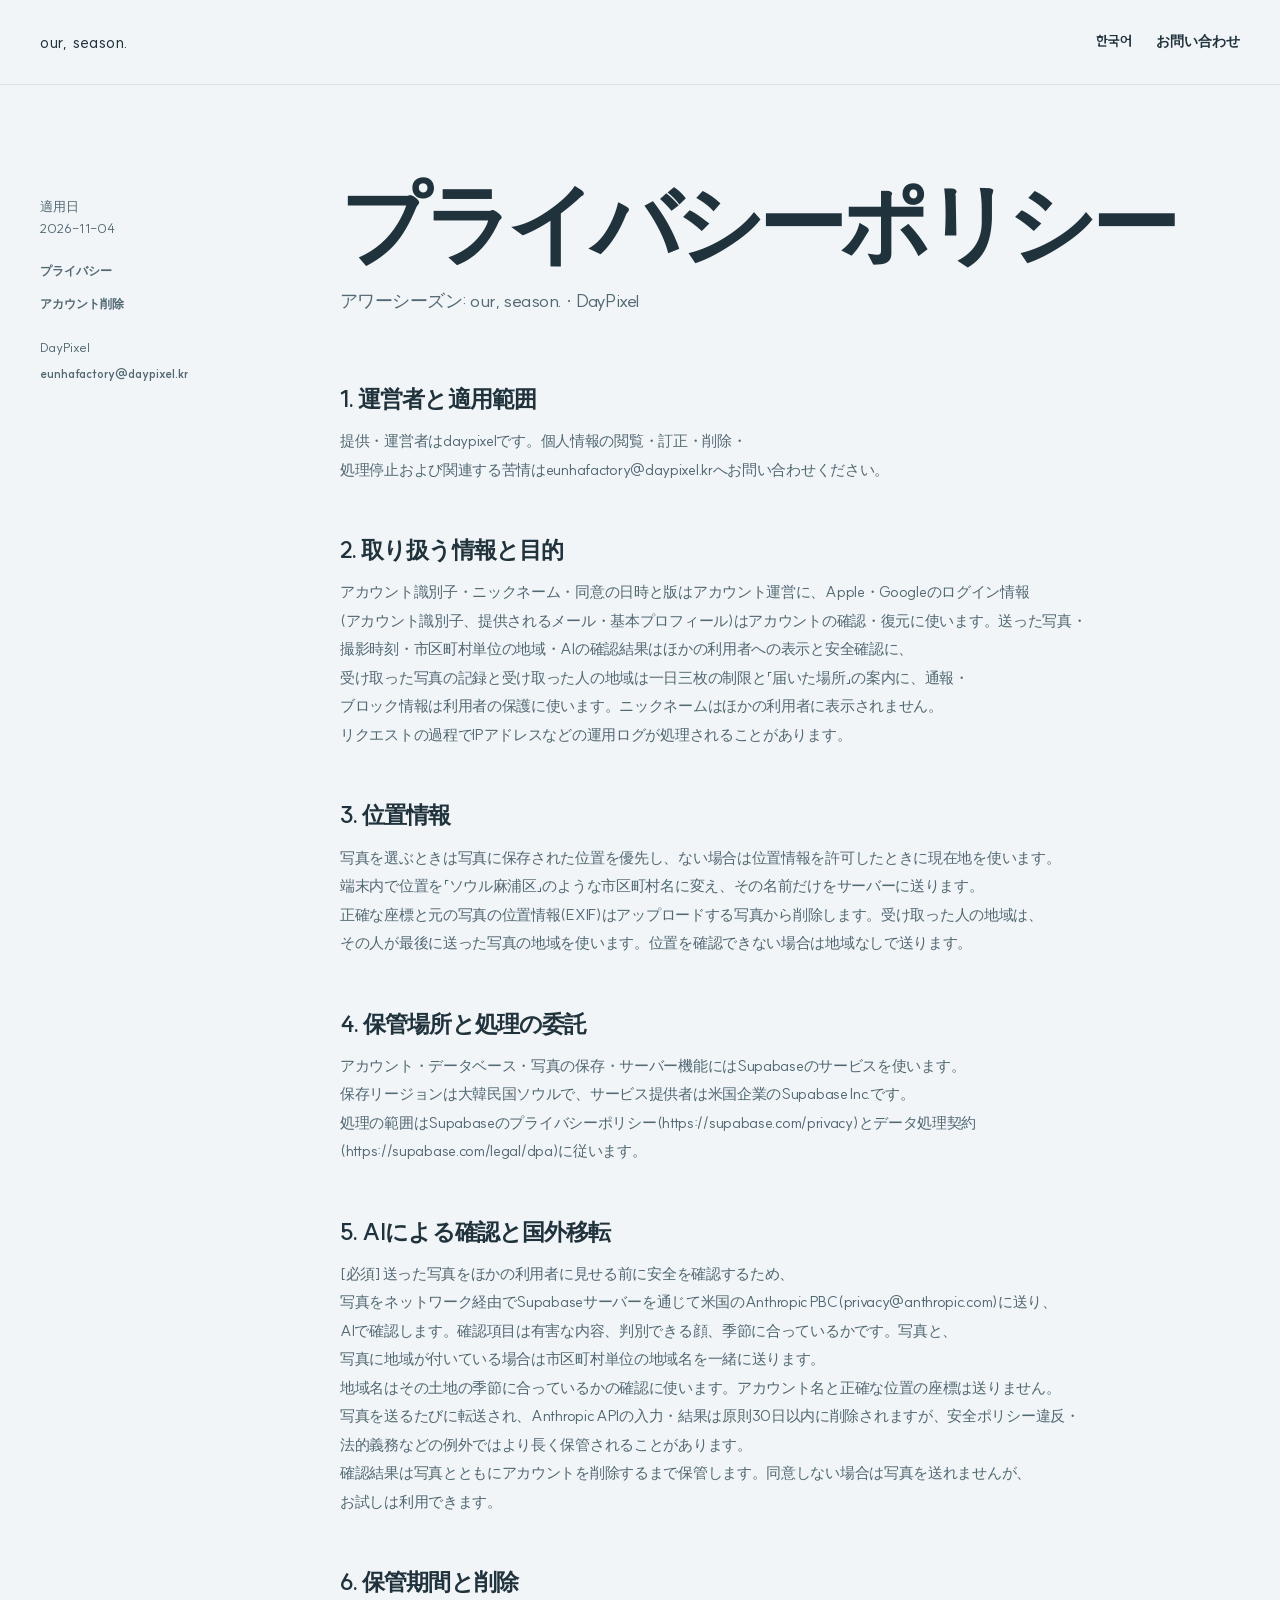
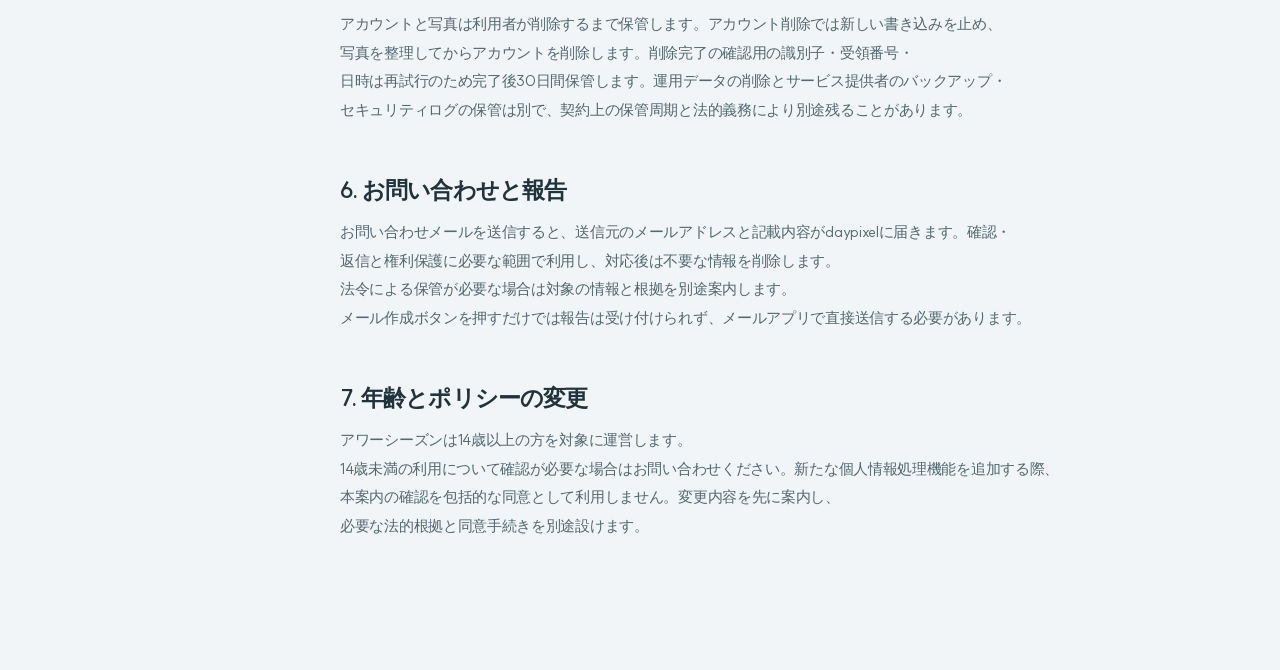
<file: ourseason/ja/privacy.html>
<!doctype html>
<html lang="ja"><head><meta charset="utf-8"><meta name="viewport" content="width=device-width, initial-scale=1"><meta name="referrer" content="no-referrer"><title>プライバシーポリシー | アワーシーズン: our, season.</title><meta name="description" content="アワーシーズン: our, season. · プライバシーポリシー"><link rel="canonical" href="https://daypixel.kr/ourseason/ja/privacy.html"><link rel="alternate" hreflang="ko" href="https://daypixel.kr/ourseason/privacy.html"><link rel="alternate" hreflang="ja" href="https://daypixel.kr/ourseason/ja/privacy.html"><link rel="stylesheet" href="/styles.css"><style>.legal-content p{overflow-wrap:anywhere}.legal-content .nav-pill{display:inline-flex;min-height:44px;align-items:center}.legal-side a{display:inline-block;padding-block:6px}a:focus-visible{outline:3px solid #0C447C;outline-offset:4px}</style></head>
<body><header class="site-header"><div class="shell header-inner"><a class="brand" href="/ourseason/">our, season.</a><nav class="site-nav" aria-label="Language"><a href="/ourseason/privacy.html" lang="ko">한국어</a><a href="mailto:eunhafactory@daypixel.kr">お問い合わせ</a></nav></div></header>
<main class="shell legal-layout"><aside class="legal-side"><p>適用日<br>2026-11-04</p><p><a href="/ourseason/ja/privacy.html">プライバシー</a><br><a href="/ourseason/ja/data-deletion.html">アカウント削除</a></p><p>DayPixel<br><a href="mailto:eunhafactory@daypixel.kr">eunhafactory@daypixel.kr</a></p></aside><article class="legal-content"><h1>プライバシーポリシー</h1><p class="intro">アワーシーズン: our, season. · DayPixel</p><section><h2>1. 運営者と適用範囲</h2><p>提供・運営者はdaypixelです。個人情報の閲覧・訂正・削除・処理停止および関連する苦情はeunhafactory@daypixel.krへお問い合わせください。</p></section>
<section><h2>2. 取り扱う情報と目的</h2><p>アカウント識別子・ニックネーム・同意の日時と版はアカウント運営に、Apple・Googleのログイン情報(アカウント識別子、提供されるメール・基本プロフィール)はアカウントの確認・復元に使います。送った写真・撮影時刻・市区町村単位の地域・AIの確認結果はほかの利用者への表示と安全確認に、受け取った写真の記録と受け取った人の地域は一日三枚の制限と「届いた場所」の案内に、通報・ブロック情報は利用者の保護に使います。ニックネームはほかの利用者に表示されません。リクエストの過程でIPアドレスなどの運用ログが処理されることがあります。</p></section>
<section><h2>3. 位置情報</h2><p>写真を選ぶときは写真に保存された位置を優先し、ない場合は位置情報を許可したときに現在地を使います。端末内で位置を「ソウル麻浦区」のような市区町村名に変え、その名前だけをサーバーに送ります。正確な座標と元の写真の位置情報(EXIF)はアップロードする写真から削除します。受け取った人の地域は、その人が最後に送った写真の地域を使います。位置を確認できない場合は地域なしで送ります。</p></section>
<section><h2>4. 保管場所と処理の委託</h2><p>アカウント・データベース・写真の保存・サーバー機能にはSupabaseのサービスを使います。保存リージョンは大韓民国ソウルで、サービス提供者は米国企業のSupabase Inc.です。処理の範囲はSupabaseのプライバシーポリシー(https://supabase.com/privacy)とデータ処理契約(https://supabase.com/legal/dpa)に従います。</p></section>
<section><h2>5. AIによる確認と国外移転</h2><p>[必須] 送った写真をほかの利用者に見せる前に安全を確認するため、写真をネットワーク経由でSupabaseサーバーを通じて米国のAnthropic PBC(privacy@anthropic.com)に送り、AIで確認します。確認項目は有害な内容、判別できる顔、季節に合っているかです。写真と、写真に地域が付いている場合は市区町村単位の地域名を一緒に送ります。地域名はその土地の季節に合っているかの確認に使います。アカウント名と正確な位置の座標は送りません。写真を送るたびに転送され、Anthropic APIの入力・結果は原則30日以内に削除されますが、安全ポリシー違反・法的義務などの例外ではより長く保管されることがあります。確認結果は写真とともにアカウントを削除するまで保管します。同意しない場合は写真を送れませんが、お試しは利用できます。</p></section>
<section><h2>6. 保管期間と削除</h2><p>アカウントと写真は利用者が削除するまで保管します。アカウント削除では新しい書き込みを止め、写真を整理してからアカウントを削除します。削除完了の確認用の識別子・受領番号・日時は再試行のため完了後30日間保管します。運用データの削除とサービス提供者のバックアップ・セキュリティログの保管は別で、契約上の保管周期と法的義務により別途残ることがあります。</p></section>
<section><h2>6. お問い合わせと報告</h2><p>お問い合わせメールを送信すると、送信元のメールアドレスと記載内容がdaypixelに届きます。確認・返信と権利保護に必要な範囲で利用し、対応後は不要な情報を削除します。法令による保管が必要な場合は対象の情報と根拠を別途案内します。メール作成ボタンを押すだけでは報告は受け付けられず、メールアプリで直接送信する必要があります。</p></section>
<section><h2>7. 年齢とポリシーの変更</h2><p>アワーシーズンは14歳以上の方を対象に運営します。14歳未満の利用について確認が必要な場合はお問い合わせください。新たな個人情報処理機能を追加する際、本案内の確認を包括的な同意として利用しません。変更内容を先に案内し、必要な法的根拠と同意手続きを別途設けます。</p></section></article></main></body></html>
</file>
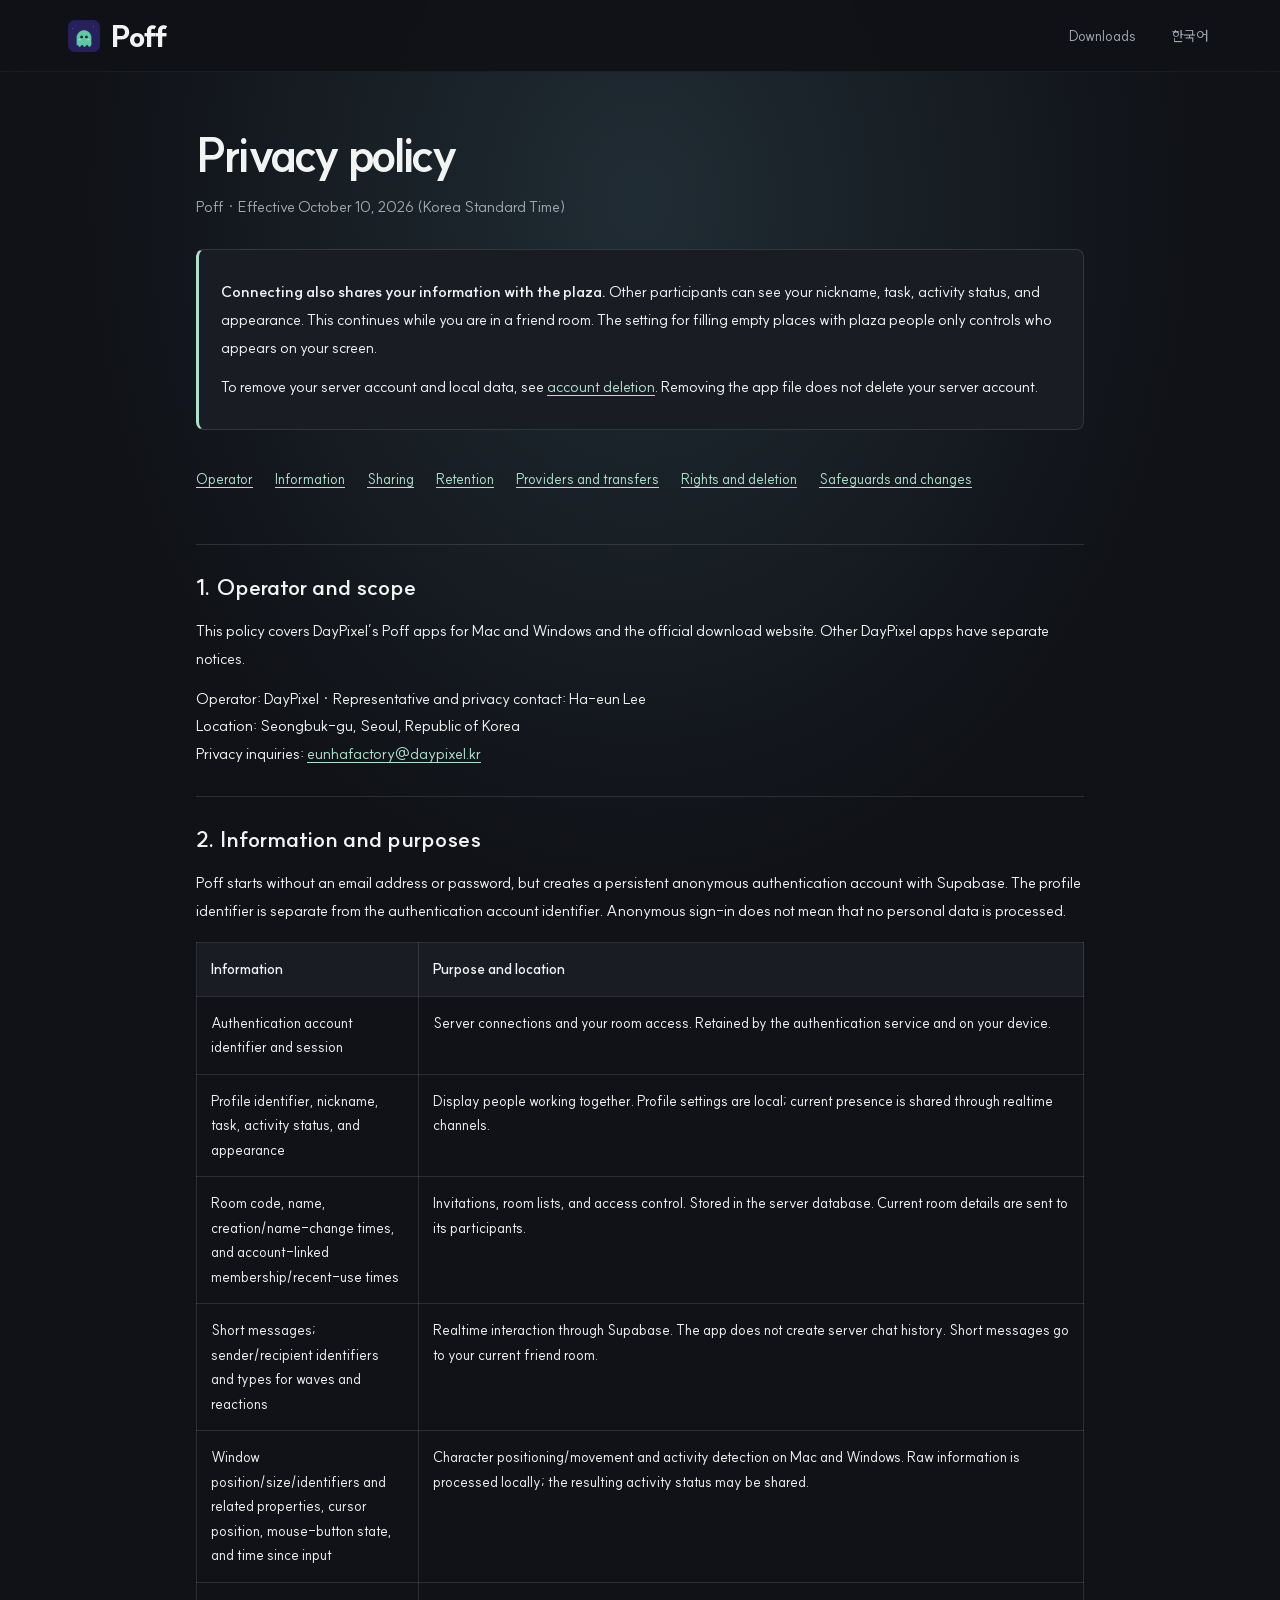
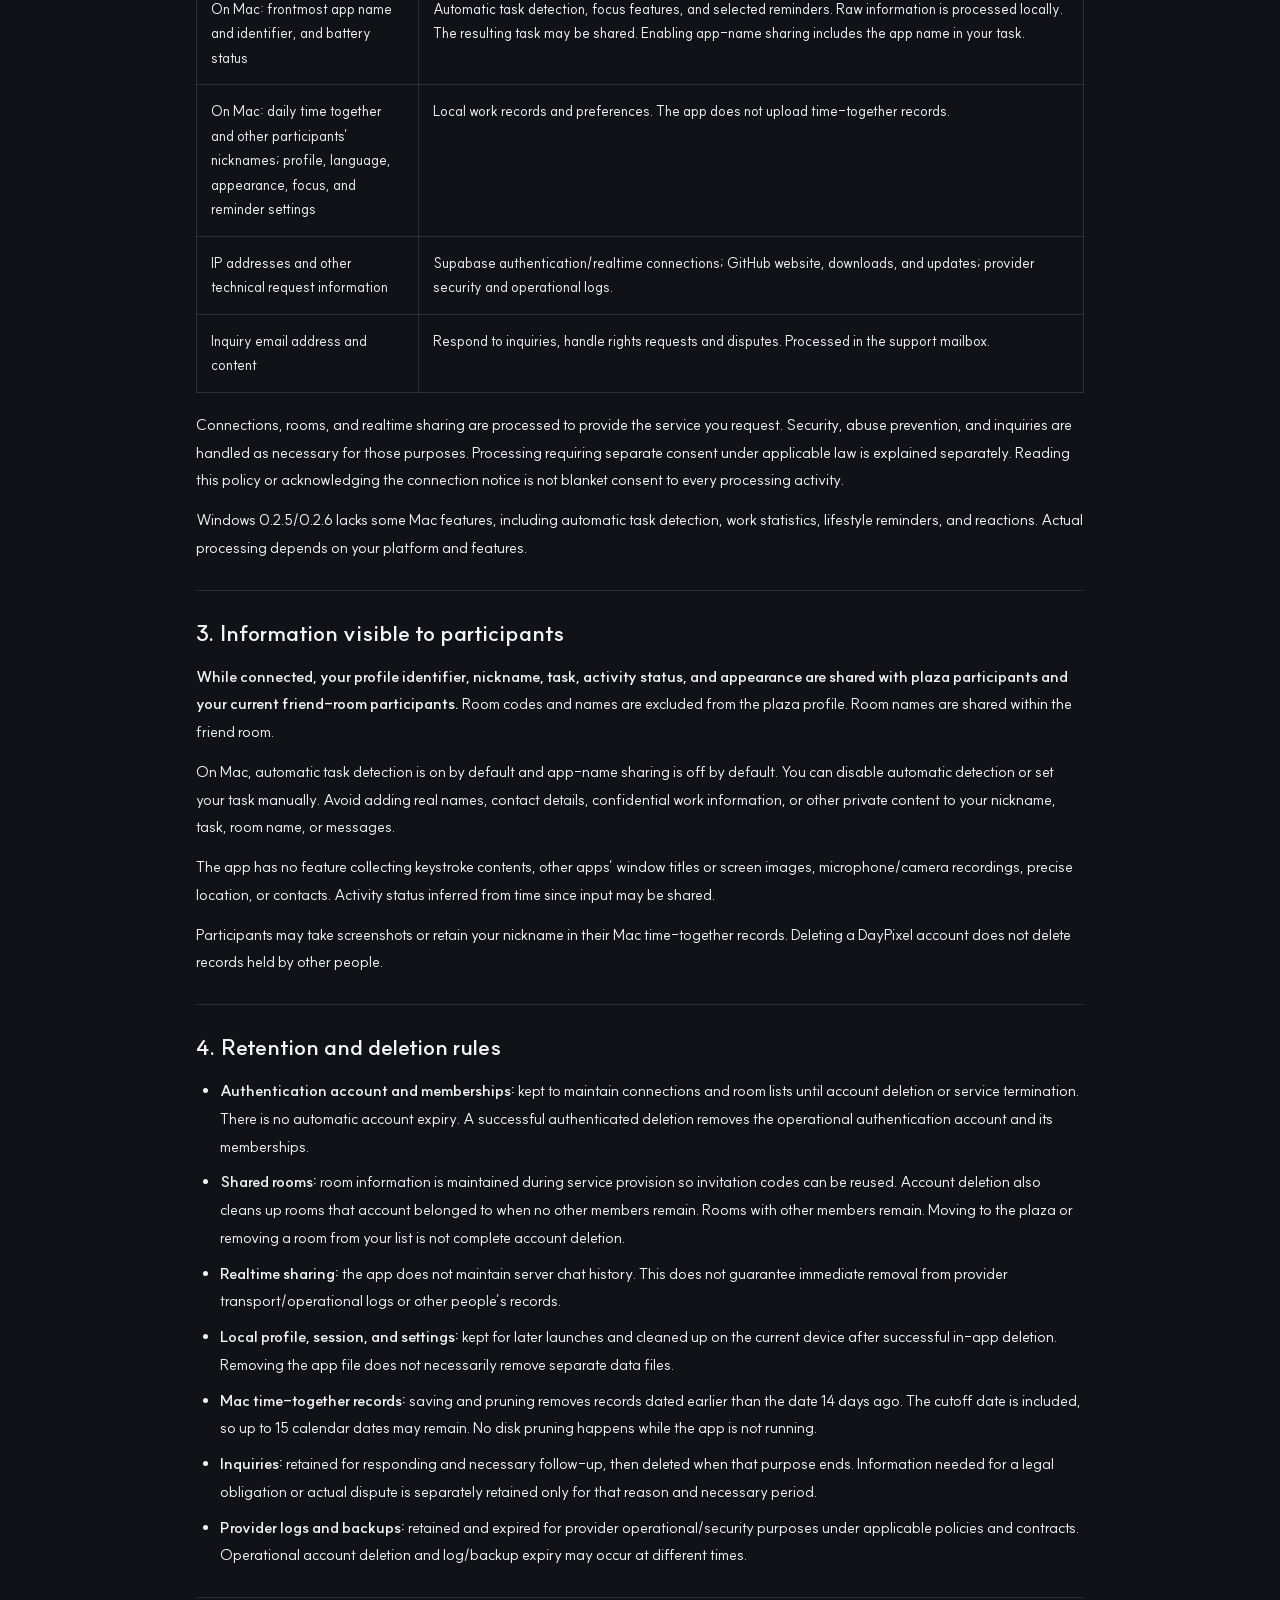
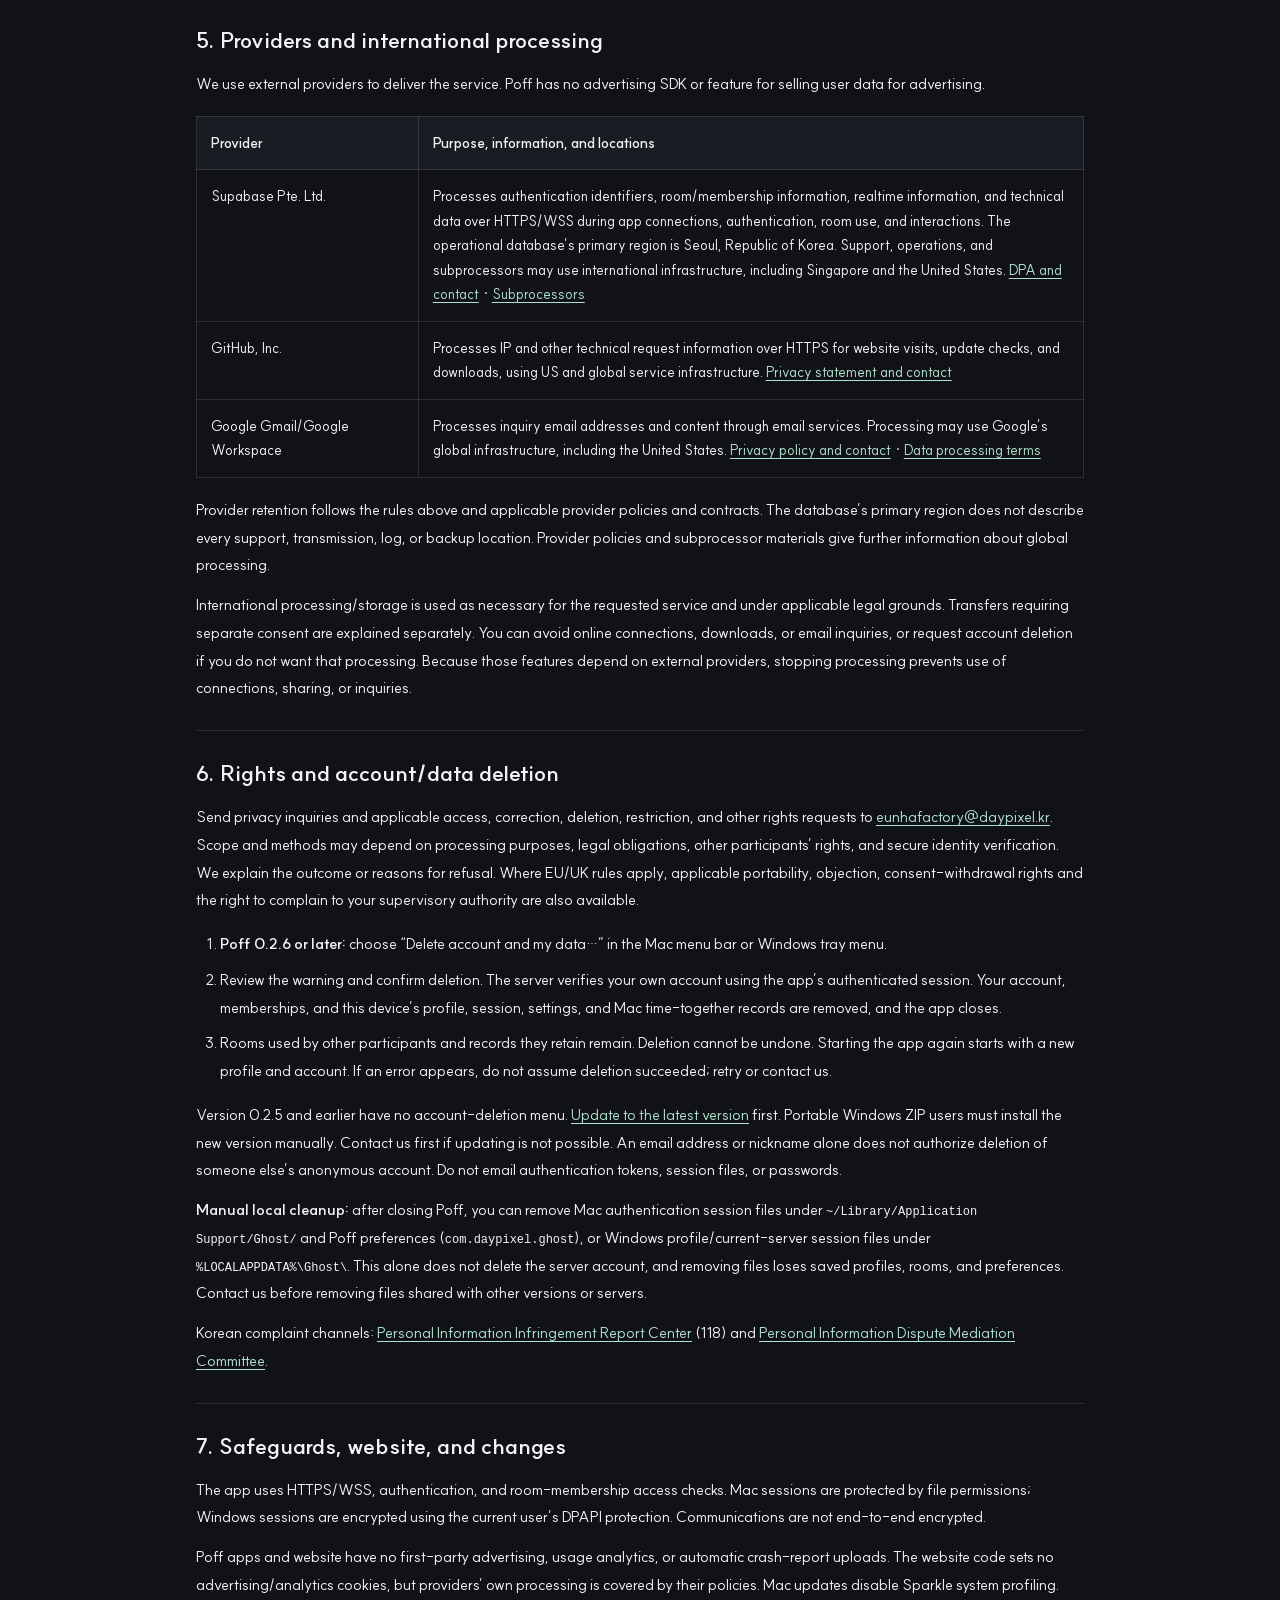
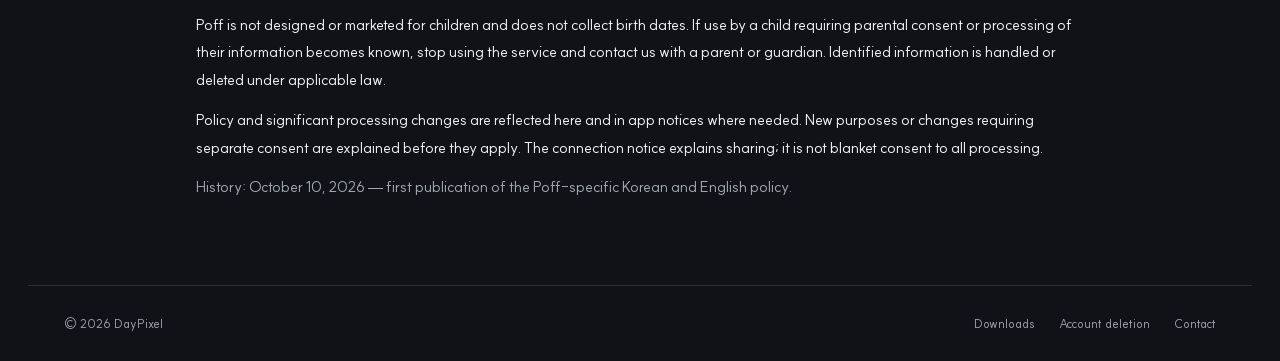
<file: poff/en/privacy.html>
<!doctype html>
<html lang="en"><head><meta charset="utf-8"><meta name="viewport" content="width=device-width, initial-scale=1"><meta name="theme-color" content="#101217"><title>Poff Privacy Policy — DayPixel</title><meta name="description" content="How Poff shares, stores, and deletes information."><link rel="canonical" href="https://daypixel.kr/poff/en/privacy.html"><link rel="alternate" hreflang="ko" href="https://daypixel.kr/poff/privacy.html"><link rel="alternate" hreflang="en" href="https://daypixel.kr/poff/en/privacy.html"><link rel="alternate" hreflang="x-default" href="https://daypixel.kr/poff/privacy.html"><link rel="icon" href="../assets/puff.svg" type="image/svg+xml"><link rel="stylesheet" href="../styles.css"><link rel="stylesheet" href="../privacy.css"></head>
<body class="privacy-page"><a class="skip-link" href="#main">Skip to content</a><header class="header shell"><a class="brand" href="./"><img src="../assets/app-icon.png" width="40" height="40" alt=""><span>Poff</span></a><nav aria-label="Navigation"><a href="./">Downloads</a><a class="language-link" href="../privacy.html" lang="ko" hreflang="ko">한국어</a></nav></header><main id="main" class="privacy-main shell">
<h1>Privacy policy</h1>
<p class="privacy-meta">Poff · Effective October 10, 2026 (Korea Standard Time)</p>
<div class="privacy-callout"><p><strong>Connecting also shares your information with the plaza.</strong> Other participants can see your nickname, task, activity status, and appearance. This continues while you are in a friend room. The setting for filling empty places with plaza people only controls who appears on your screen.</p><p>To remove your server account and local data, see <a href="#deletion">account deletion</a>. Removing the app file does not delete your server account.</p></div>
<nav class="privacy-toc" aria-label="Policy contents"><a href="#operator">Operator</a><a href="#data">Information</a><a href="#sharing">Sharing</a><a href="#retention">Retention</a><a href="#providers">Providers and transfers</a><a href="#deletion">Rights and deletion</a><a href="#security">Safeguards and changes</a></nav>
<section aria-labelledby="operator"><h2 id="operator">1. Operator and scope</h2><p>This policy covers DayPixel’s Poff apps for Mac and Windows and the official download website. Other DayPixel apps have separate notices.</p><p>Operator: DayPixel · Representative and privacy contact: Ha-eun Lee<br>Location: Seongbuk-gu, Seoul, Republic of Korea<br>Privacy inquiries: <a href="mailto:eunhafactory@daypixel.kr?subject=Poff%20privacy">eunhafactory@daypixel.kr</a></p></section>
<section aria-labelledby="data"><h2 id="data">2. Information and purposes</h2><p>Poff starts without an email address or password, but creates a persistent anonymous authentication account with Supabase. The profile identifier is separate from the authentication account identifier. Anonymous sign-in does not mean that no personal data is processed.</p><div class="privacy-table" tabindex="0" role="region" aria-label="Information table; scroll horizontally on narrow screens"><table><thead><tr><th scope="col">Information</th><th scope="col">Purpose and location</th></tr></thead><tbody>
<tr><td>Authentication account identifier and session</td><td>Server connections and your room access. Retained by the authentication service and on your device.</td></tr>
<tr><td>Profile identifier, nickname, task, activity status, and appearance</td><td>Display people working together. Profile settings are local; current presence is shared through realtime channels.</td></tr>
<tr><td>Room code, name, creation/name-change times, and account-linked membership/recent-use times</td><td>Invitations, room lists, and access control. Stored in the server database. Current room details are sent to its participants.</td></tr>
<tr><td>Short messages; sender/recipient identifiers and types for waves and reactions</td><td>Realtime interaction through Supabase. The app does not create server chat history. Short messages go to your current friend room.</td></tr>
<tr><td>Window position/size/identifiers and related properties, cursor position, mouse-button state, and time since input</td><td>Character positioning/movement and activity detection on Mac and Windows. Raw information is processed locally; the resulting activity status may be shared.</td></tr><tr><td>On Mac: frontmost app name and identifier, and battery status</td><td>Automatic task detection, focus features, and selected reminders. Raw information is processed locally. The resulting task may be shared. Enabling app-name sharing includes the app name in your task.</td></tr>
<tr><td>On Mac: daily time together and other participants’ nicknames; profile, language, appearance, focus, and reminder settings</td><td>Local work records and preferences. The app does not upload time-together records.</td></tr>
<tr><td>IP addresses and other technical request information</td><td>Supabase authentication/realtime connections; GitHub website, downloads, and updates; provider security and operational logs.</td></tr>
<tr><td>Inquiry email address and content</td><td>Respond to inquiries, handle rights requests and disputes. Processed in the support mailbox.</td></tr>
</tbody></table></div><p>Connections, rooms, and realtime sharing are processed to provide the service you request. Security, abuse prevention, and inquiries are handled as necessary for those purposes. Processing requiring separate consent under applicable law is explained separately. Reading this policy or acknowledging the connection notice is not blanket consent to every processing activity.</p><p>Windows 0.2.5/0.2.6 lacks some Mac features, including automatic task detection, work statistics, lifestyle reminders, and reactions. Actual processing depends on your platform and features.</p></section>
<section aria-labelledby="sharing"><h2 id="sharing">3. Information visible to participants</h2><p><strong>While connected, your profile identifier, nickname, task, activity status, and appearance are shared with plaza participants and your current friend-room participants.</strong> Room codes and names are excluded from the plaza profile. Room names are shared within the friend room.</p><p>On Mac, automatic task detection is on by default and app-name sharing is off by default. You can disable automatic detection or set your task manually. Avoid adding real names, contact details, confidential work information, or other private content to your nickname, task, room name, or messages.</p><p>The app has no feature collecting keystroke contents, other apps’ window titles or screen images, microphone/camera recordings, precise location, or contacts. Activity status inferred from time since input may be shared.</p><p>Participants may take screenshots or retain your nickname in their Mac time-together records. Deleting a DayPixel account does not delete records held by other people.</p></section>
<section aria-labelledby="retention"><h2 id="retention">4. Retention and deletion rules</h2><ul><li><strong>Authentication account and memberships:</strong> kept to maintain connections and room lists until account deletion or service termination. There is no automatic account expiry. A successful authenticated deletion removes the operational authentication account and its memberships.</li><li><strong>Shared rooms:</strong> room information is maintained during service provision so invitation codes can be reused. Account deletion also cleans up rooms that account belonged to when no other members remain. Rooms with other members remain. Moving to the plaza or removing a room from your list is not complete account deletion.</li><li><strong>Realtime sharing:</strong> the app does not maintain server chat history. This does not guarantee immediate removal from provider transport/operational logs or other people’s records.</li><li><strong>Local profile, session, and settings:</strong> kept for later launches and cleaned up on the current device after successful in-app deletion. Removing the app file does not necessarily remove separate data files.</li><li><strong>Mac time-together records:</strong> saving and pruning removes records dated earlier than the date 14 days ago. The cutoff date is included, so up to 15 calendar dates may remain. No disk pruning happens while the app is not running.</li><li><strong>Inquiries:</strong> retained for responding and necessary follow-up, then deleted when that purpose ends. Information needed for a legal obligation or actual dispute is separately retained only for that reason and necessary period.</li><li><strong>Provider logs and backups:</strong> retained and expired for provider operational/security purposes under applicable policies and contracts. Operational account deletion and log/backup expiry may occur at different times.</li></ul></section>
<section aria-labelledby="providers"><h2 id="providers">5. Providers and international processing</h2><p>We use external providers to deliver the service. Poff has no advertising SDK or feature for selling user data for advertising.</p><div class="privacy-table" tabindex="0" role="region" aria-label="Provider table; scroll horizontally on narrow screens"><table><thead><tr><th scope="col">Provider</th><th scope="col">Purpose, information, and locations</th></tr></thead><tbody><tr><td>Supabase Pte. Ltd.</td><td>Processes authentication identifiers, room/membership information, realtime information, and technical data over HTTPS/WSS during app connections, authentication, room use, and interactions. The operational database’s primary region is Seoul, Republic of Korea. Support, operations, and subprocessors may use international infrastructure, including Singapore and the United States. <a href="https://supabase.com/legal/customer-resources/data-processing-addendum">DPA and contact</a> · <a href="https://supabase.com/legal/customer-resources/subprocessor-list">Subprocessors</a></td></tr><tr><td>GitHub, Inc.</td><td>Processes IP and other technical request information over HTTPS for website visits, update checks, and downloads, using US and global service infrastructure. <a href="https://docs.github.com/en/site-policy/privacy-policies/github-general-privacy-statement">Privacy statement and contact</a></td></tr><tr><td>Google Gmail/Google Workspace</td><td>Processes inquiry email addresses and content through email services. Processing may use Google’s global infrastructure, including the United States. <a href="https://policies.google.com/privacy">Privacy policy and contact</a> · <a href="https://workspace.google.com/terms/dpa_terms.html">Data processing terms</a></td></tr></tbody></table></div><p>Provider retention follows the rules above and applicable provider policies and contracts. The database’s primary region does not describe every support, transmission, log, or backup location. Provider policies and subprocessor materials give further information about global processing.</p><p>International processing/storage is used as necessary for the requested service and under applicable legal grounds. Transfers requiring separate consent are explained separately. You can avoid online connections, downloads, or email inquiries, or request account deletion if you do not want that processing. Because those features depend on external providers, stopping processing prevents use of connections, sharing, or inquiries.</p></section>
<section aria-labelledby="deletion"><h2 id="deletion">6. Rights and account/data deletion</h2><p>Send privacy inquiries and applicable access, correction, deletion, restriction, and other rights requests to <a href="mailto:eunhafactory@daypixel.kr?subject=Poff%20privacy">eunhafactory@daypixel.kr</a>. Scope and methods may depend on processing purposes, legal obligations, other participants’ rights, and secure identity verification. We explain the outcome or reasons for refusal. Where EU/UK rules apply, applicable portability, objection, consent-withdrawal rights and the right to complain to your supervisory authority are also available.</p><ol><li><strong>Poff 0.2.6 or later:</strong> choose “Delete account and my data…” in the Mac menu bar or Windows tray menu.</li><li>Review the warning and confirm deletion. The server verifies your own account using the app’s authenticated session. Your account, memberships, and this device’s profile, session, settings, and Mac time-together records are removed, and the app closes.</li><li>Rooms used by other participants and records they retain remain. Deletion cannot be undone. Starting the app again starts with a new profile and account. If an error appears, do not assume deletion succeeded; retry or contact us.</li></ol><p>Version 0.2.5 and earlier have no account-deletion menu. <a href="https://github.com/DayPixel/puff/releases/tag/v0.2.6">Update to the latest version</a> first. Portable Windows ZIP users must install the new version manually. Contact us first if updating is not possible. An email address or nickname alone does not authorize deletion of someone else’s anonymous account. Do not email authentication tokens, session files, or passwords.</p><p><strong>Manual local cleanup:</strong> after closing Poff, you can remove Mac authentication session files under <code>~/Library/Application Support/Ghost/</code> and Poff preferences (<code>com.daypixel.ghost</code>), or Windows profile/current-server session files under <code>%LOCALAPPDATA%\Ghost\</code>. This alone does not delete the server account, and removing files loses saved profiles, rooms, and preferences. Contact us before removing files shared with other versions or servers.</p><p>Korean complaint channels: <a href="https://privacy.kisa.or.kr/">Personal Information Infringement Report Center</a> (118) and <a href="https://www.kopico.go.kr/">Personal Information Dispute Mediation Committee</a>.</p></section>
<section aria-labelledby="security"><h2 id="security">7. Safeguards, website, and changes</h2><p>The app uses HTTPS/WSS, authentication, and room-membership access checks. Mac sessions are protected by file permissions; Windows sessions are encrypted using the current user’s DPAPI protection. Communications are not end-to-end encrypted.</p><p>Poff apps and website have no first-party advertising, usage analytics, or automatic crash-report uploads. The website code sets no advertising/analytics cookies, but providers’ own processing is covered by their policies. Mac updates disable Sparkle system profiling.</p><p>Poff is not designed or marketed for children and does not collect birth dates. If use by a child requiring parental consent or processing of their information becomes known, stop using the service and contact us with a parent or guardian. Identified information is handled or deleted under applicable law.</p><p>Policy and significant processing changes are reflected here and in app notices where needed. New purposes or changes requiring separate consent are explained before they apply. The connection notice explains sharing; it is not blanket consent to all processing.</p><p class="privacy-meta">History: October 10, 2026 — first publication of the Poff-specific Korean and English policy.</p></section>
</main><footer class="footer shell"><p>© 2026 <a href="https://daypixel.kr/">DayPixel</a></p><div><a href="./">Downloads</a><a href="#deletion">Account deletion</a><a href="mailto:eunhafactory@daypixel.kr?subject=Poff%20privacy">Contact</a></div></footer></body></html>
</file>
<file: poff/styles.css>
@font-face { font-family: SUITE; src: url('assets/SUITE-Variable.woff2') format('woff2'); font-weight: 300 900; font-display: swap; }
:root {
  color-scheme: dark;
  --bg: #101217;
  --surface: #191c23;
  --ink: #f2f4f3;
  --muted: #a1a8b3;
  --mint: #afe2cc;
  --peach: #edb69d;
  --line: rgb(242 244 243 / 12%);
  --font: SUITE, 'Apple SD Gothic Neo', 'Malgun Gothic', sans-serif;
  --ease: cubic-bezier(.22, 1, .36, 1);
}
* { box-sizing: border-box; }
[hidden] { display: none !important; }
html { scroll-behavior: smooth; scroll-padding-top: 120px; }
body { margin: 0; background: var(--bg); color: var(--ink); font-family: var(--font); -webkit-font-smoothing: antialiased; word-break: keep-all; overflow-wrap: break-word; }
body::before { content: ''; position: absolute; inset: 0 0 auto; height: 1000px; pointer-events: none; background: radial-gradient(ellipse at 50% 20%, #202c34 0, transparent 61%); z-index: -1; }
::selection { background: var(--mint); color: var(--bg); }
a { color: inherit; text-decoration: none; }
a:hover { text-decoration: underline; text-underline-offset: 5px; }
button, a, summary, video { -webkit-tap-highlight-color: transparent; }
button { font: inherit; color: inherit; cursor: pointer; }
button:disabled { cursor: default; }
a:focus-visible, button:focus-visible, summary:focus-visible, video:focus-visible { outline: 2px solid var(--mint); outline-offset: 5px; }
.shell { max-width: 1224px; padding-inline: 36px; margin-inline: auto; }
.svg-library { position: absolute; width: 0; height: 0; overflow: hidden; }
.sr-only { position: absolute; width: 1px; height: 1px; padding: 0; margin: -1px; overflow: hidden; clip-path: inset(50%); white-space: nowrap; border: 0; }
.skip-link { position: fixed; top: 12px; left: 12px; padding: 14px; background: var(--mint); color: var(--bg); z-index: 10; transform: translateY(-200%); }
.skip-link:focus { transform: none; }
.header { max-width: none; padding-inline: max(36px, calc((100% - 1152px) / 2)); position: sticky; top: 0; z-index: 5; background: rgb(16 18 23 / 94%); backdrop-filter: blur(12px); border-bottom: 1px solid rgb(242 244 243 / 5%); height: 72px; display: flex; align-items: center; justify-content: space-between; }
.brand { display: inline-flex; align-items: center; gap: 7px; font-size: 30px; font-weight: 850; letter-spacing: -1.5px; }
.brand:hover { text-decoration: none; }
.brand img { display: block; border-radius: 10px; }
.header nav { display: flex; align-items: center; gap: 28px; font-size: 14px; }
.header nav>a:not(.nav-download) { color: var(--muted); }
.language-link { min-height: 44px; display: inline-flex; align-items: center; padding-inline: 8px; }
.nav-download { min-height: 44px; display: inline-flex; align-items: center; padding: 10px 17px; border: 1px solid var(--line); border-radius: 7px; background: rgb(242 244 243 / 3%); }
.nav-download span { margin-left: 14px; }
.motion-toggle { background: transparent; border: 0; min-height: 44px; min-width: 44px; display: flex; align-items: center; gap: 5px; padding: 8px; color: var(--muted); font-size: 12px; }
.motion-toggle svg { width: 18px; height: 18px; }
.motion-toggle:hover { color: var(--ink); }
.hero { text-align: center; position: relative; padding-top: clamp(28px, 5vh, 54px); padding-bottom: 24px; }
.release-link { display: inline-flex; align-items: center; gap: 10px; font-size: 12px; color: var(--muted); margin-bottom: 20px; }
.release-link>span:last-child { margin-left: 4px; }
.release-dot { width: 6px; height: 6px; background: var(--mint); border-radius: 50%; }
h1 { font-size: clamp(48px, min(5.6vw, 7.6vh), 72px); line-height: 1.16; letter-spacing: -.05em; font-weight: 750; margin: 0; }
h1 span { color: var(--mint); }
.hero-description { font-size: 16px; line-height: 1.8; letter-spacing: -.25px; color: var(--muted); margin: 20px 0 0; }
.hero-downloads { margin-top: 24px; }
.hero-actions { display: flex; justify-content: center; gap: 14px; }
.button { min-height: 52px; display: inline-flex; align-items: center; justify-content: center; gap: 11px; padding: 15px 20px; border: 1px solid transparent; border-radius: 8px; font-size: 15px; font-weight: 650; transition: background .2s, border-color .2s, transform .3s var(--ease); }
.button:hover { text-decoration: none; transform: translateY(-2px); }
.button svg { width: 20px; height: 20px; flex-shrink: 0; }
.button .arrow { width: 16px; margin-left: 8px; transition: transform .3s var(--ease); }
.button:hover .arrow { transform: translateY(3px); }
.button-primary { background: var(--mint); color: var(--bg); }
.button-primary:hover { background: #c5eddd; }
.button-secondary { background: var(--surface); border-color: rgb(242 244 243 / 20%); }
.button-secondary:hover { background: #272d36; border-color: var(--muted); }
.requirement { display: block; font-size: 11px; color: var(--muted); margin-top: 10px; }
.hero-note { font-size: 11px; color: var(--muted); line-height: 1.8; margin: 16px 0 0; }
.hero-note a { text-decoration: underline; text-underline-offset: 3px; }
.hero-friend { position: absolute; width: 118px; color: var(--mint); }
.hero-friend svg { display: block; width: 100%; overflow: visible; }
.friend-peach { left: 4%; top: clamp(170px, 27vh, 235px); width: 86px; color: var(--peach); transform: rotate(-12deg); }
.friend-mint { right: 2.5%; top: clamp(105px, 17vh, 170px); transform: rotate(10deg); }
.float { position: relative; }
.puff-greeting { display: block; width: 100%; border: 0; padding: 0; background: none; color: inherit; }
.puff-greeting svg { transition: filter .2s; }
.puff-greeting:hover svg { filter: drop-shadow(0 0 22px rgb(175 226 204 / 18%)); }
.puff-eyes { transform: translate(var(--eye-x, 0px), var(--eye-y, 0px)); }
.friend-shadow { display: block; width: 52%; height: 6px; background: #000; opacity: .25; filter: blur(4px); border-radius: 50%; margin: 20px auto 0; }
.friend-hint { display: block; font-size: 11px; color: var(--muted); margin-top: 17px; transform: rotate(-10deg); }
.greeting-bubble { position: absolute; left: 50%; top: -34px; transform: translateX(-50%) rotate(-10deg); white-space: nowrap; background: var(--ink); color: var(--bg); font-size: 12px; padding: 9px 13px; border-radius: 11px 11px 11px 2px; opacity: 0; }
.is-greeting .greeting-bubble { opacity: 1; }
.scroll-cue { margin: 24px auto 0; display: inline-flex; align-items: center; gap: 13px; font-size: 11px; color: var(--muted); }
.scroll-cue span { display: inline-block; }
.motion-ready .is-visible .float { animation: float 6s ease-in-out infinite; }
.motion-ready .friend-peach .float { animation-delay: -2s; animation-duration: 7s; }
@keyframes float { 0%, 100% { transform: translateY(0) rotate(-3deg); } 50% { transform: translateY(-19px) rotate(3deg); } }
.puff-preview { max-width: 1040px; margin-top: 8px; margin-bottom: 0; }
.preview-heading { display: flex; justify-content: space-between; align-items: center; margin-bottom: 17px; }
.preview-heading p { font-size: 14px; color: var(--muted); margin: 0; }
.film-link { display: inline-flex; align-items: center; gap: 7px; min-height: 44px; font-size: 13px; }
.film-link svg { width: 17px; height: 17px; color: var(--mint); }
.film-link span { color: var(--muted); margin-left: 6px; font-size: 11px; }
.video-frame { padding: 7px; border: 1px solid rgb(242 244 243 / 19%); background: var(--surface); border-radius: 17px; box-shadow: 0 30px 100px -45px #000; }
.window-bar { display: flex; align-items: center; justify-content: space-between; height: 31px; padding: 0 12px 6px; font-size: 10px; color: var(--muted); }
.window-dots { display: flex; gap: 5px; }
.window-dots i { width: 5px; height: 5px; border-radius: 50%; background: var(--muted); opacity: .4; }
.film-stage { display: block; border-radius: 10px; }
.film-stage:focus-visible { outline: 2px solid var(--mint); outline-offset: 4px; }
.video-frame video { display: block; width: 100%; height: auto; aspect-ratio: 16/9; object-fit: contain; background: var(--surface); border-radius: 10px; }
.puff-preview figcaption { display: flex; justify-content: space-between; gap: 16px; margin-top: 20px; font-size: 12px; color: var(--muted); }
.video-description { font-size: 11px; color: var(--muted); margin-top: 4px; }
.video-description summary { min-height: 36px; display: inline-flex; align-items: center; text-decoration: underline; text-underline-offset: 4px; cursor: pointer; }
.video-description p { line-height: 1.8; max-width: 820px; margin: 6px 0 0; }
.poff-demo { max-width: 1040px; margin-top: 72px; }
.demo-heading { display: flex; align-items: center; justify-content: space-between; gap: 24px; }
.demo-heading h2 { margin: 0; font-size: clamp(24px, 3vw, 32px); letter-spacing: -.04em; }
.demo-heading p { margin: 10px 0 0; color: var(--muted); font-size: 14px; }
.demo-shake { flex-shrink: 0; min-height: 44px; border: 1px solid var(--line); border-radius: 7px; padding: 10px 16px; background: var(--surface); font-size: 13px; }
.demo-shake span { margin-left: 10px; color: var(--mint); }
.demo-shake:disabled { opacity: .5; }
.demo-instructions { margin: 20px 0 16px; color: var(--muted); font-size: 12px; line-height: 1.8; }
.demo-stage { position: relative; height: 360px; overflow: hidden; border: 1px solid var(--line); border-radius: 17px; background: radial-gradient(ellipse at 50% 70%, #202c34, var(--bg) 75%); isolation: isolate; }
.demo-window { position: absolute; top: 0; left: 0; border: 1px solid rgb(242 244 243 / 24%); border-radius: 10px; background: var(--surface); box-shadow: 0 18px 45px -25px #000; overflow: hidden; transform-origin: 0 0; }
.demo-window-handle { display: flex; align-items: center; justify-content: space-between; gap: 8px; width: 100%; min-height: 44px; border: 0; border-bottom: 1px solid var(--line); padding: 10px 12px; background: rgb(242 244 243 / 3%); font-size: 11px; color: var(--muted); cursor: grab; touch-action: none; user-select: none; }
.demo-window-handle:active { cursor: grabbing; }
.demo-window-handle:focus-visible { outline-offset: -3px; }
.demo-window-copy { margin: 0; height: calc(100% - 44px); display: grid; align-content: center; text-align: center; line-height: 1.7; font-size: 18px; font-weight: 650; letter-spacing: -.025em; }
.demo-window-copy span { color: var(--mint); }
.demo-poff { position: absolute; left: 0; top: 0; border: 0; padding: 0; color: var(--mint); background: none; transform-origin: 50% 60%; touch-action: manipulation; }
.demo-poff-1 { color: var(--peach); }
.demo-poff svg { display: block; width: 100%; height: 100%; overflow: visible; transform-origin: 50% 60%; }
.demo-happy { display: none; }
.demo-poff.is-happy .demo-eyes { display: none; }
.demo-poff.is-happy .demo-happy { display: block; }
.demo-bubble { position: absolute; bottom: calc(100% + 5px); left: 50%; transform: translateX(-50%); background: var(--ink); color: var(--bg); border-radius: 10px 10px 10px 2px; padding: 6px 10px; font-size: 12px; white-space: nowrap; pointer-events: none; }
.demo-note { margin: 12px 0 0; text-align: center; color: var(--muted); font-size: 11px; }
.demo-window.is-shaking { animation: demo-shake .45s ease-in-out; }
@keyframes demo-shake { 20%, 60% { translate: -12px 0; } 40%, 80% { translate: 12px 0; } }
.features { display: grid; grid-template-columns: 1fr 1fr; gap: 100px; padding-top: 112px; padding-bottom: 112px; }
.eyebrow { color: var(--mint); font-size: 12px; margin: 0 0 24px; }
.features h2 { font-size: 40px; line-height: 1.35; letter-spacing: -1.9px; font-weight: 650; margin: 0; }
.features-heading>p:last-child { font-size: 15px; line-height: 1.9; color: var(--muted); margin: 23px 0 0; }
.feature-list article { display: flex; gap: 22px; padding-block: 25px; border-top: 1px solid var(--line); }
.feature-list article:first-child { padding-top: 0; border-top: 0; }
.feature-list article:last-child { padding-bottom: 0; }
.feature-icon { width: 32px; height: 35px; flex-shrink: 0; color: var(--mint); margin-top: 2px; }
.feature-list article:nth-child(2) .feature-icon { color: var(--peach); }
.feature-list article:nth-child(3) .feature-icon { color: #b5b2e3; }
.feature-list h3 { font-size: 18px; font-weight: 650; margin: 0 0 11px; letter-spacing: -.3px; }
.feature-list p { font-size: 14px; line-height: 1.85; color: var(--muted); margin: 0; }
.download-section { background: var(--surface); border-top: 1px solid var(--line); border-bottom: 1px solid var(--line); padding-block: 75px; }
.download-heading { display: flex; align-items: end; justify-content: space-between; gap: 24px; }
.download-heading h2 { font-size: 44px; line-height: 1.3; letter-spacing: -1.9px; font-weight: 650; margin: 0; }
.version-label { font-size: 12px; color: var(--mint); padding-bottom: 5px; }
.download-intro { font-size: 14px; line-height: 1.7; color: var(--muted); margin: 19px 0 0; }
.download-options { display: grid; grid-template-columns: 1fr 1fr; gap: 70px; margin-top: 45px; }
.download-option { border-top: 1px solid var(--line); padding-top: 30px; }
.os-title { display: flex; align-items: center; gap: 12px; }
.os-title svg { width: 26px; height: 29px; }
.os-title h3 { font-size: 28px; font-weight: 650; letter-spacing: -.7px; margin: 0; }
.os-spec { font-size: 13px; line-height: 1.8; color: var(--muted); margin: 18px 0 25px; }
.download-option .button { width: 100%; justify-content: space-between; background: var(--bg); color: var(--ink); border-color: rgb(242 244 243 / 19%); }
.download-option .button:hover { border-color: var(--mint); }
.download-option .button span { font-size: 12px; font-weight: 400; color: var(--muted); margin-left: auto; }
.download-option .button svg { width: 17px; }
.download-option details { margin-top: 18px; border-top: 1px solid var(--line); }
.download-option summary { font-size: 13px; padding-block: 17px; cursor: pointer; }
.detail-content { font-size: 13px; line-height: 1.8; color: var(--muted); }
.detail-content ol { padding-left: 19px; margin: 0 0 18px; }
.detail-content li { padding-left: 3px; margin-bottom: 9px; }
.detail-content p { margin: 0 0 18px; }
.release-links { display: flex; gap: 26px; margin-top: 28px; font-size: 12px; color: var(--muted); }
.faq { padding-top: 90px; padding-bottom: 90px; display: grid; grid-template-columns: .8fr 1.2fr; gap: 100px; }
.faq h2 { font-size: 27px; line-height: 1.3; letter-spacing: -.8px; font-weight: 650; margin: 0; }
.faq-list { border-top: 1px solid var(--line); }
.faq-list details { border-bottom: 1px solid var(--line); }
.faq-list summary { font-size: 14px; font-weight: 500; min-height: 72px; display: flex; align-items: center; justify-content: space-between; gap: 16px; cursor: pointer; list-style: none; }
.faq-list summary::-webkit-details-marker { display: none; }
.faq-list summary::after { content: '+'; font-size: 22px; font-weight: 300; color: var(--muted); flex-shrink: 0; }
.faq-list details[open] summary::after { content: '−'; }
.faq-list p { font-size: 13px; line-height: 1.9; color: var(--muted); margin: 0 0 20px; }
.footer { display: flex; justify-content: space-between; align-items: center; gap: 24px; border-top: 1px solid var(--line); padding-block: 30px; }
.footer .brand { font-size: 26px; }
.footer p, .footer>div { font-size: 12px; color: var(--muted); margin: 0; }
.footer>div { display: flex; flex-wrap: wrap; gap: 16px 24px; }
.film-dialog { width: min(1120px, 94vw); max-height: 94vh; padding: 16px; background: var(--surface); color: var(--ink); border: 1px solid var(--line); border-radius: 14px; }
.film-dialog::backdrop { background: rgb(0 0 0 / 85%); }
.film-toolbar { display: flex; align-items: center; justify-content: space-between; gap: 10px; margin-bottom: 14px; }
.film-toolbar h2 { font-size: 15px; font-weight: 600; margin: 0; }
.film-toolbar h2 span { font-size: 12px; color: var(--muted); font-weight: 400; margin-left: 12px; }
.film-close { border: 0; background: transparent; min-height: 44px; padding-inline: 8px; font-size: 13px; }
.film-close span { font-size: 24px; margin-left: 9px; vertical-align: -2px; }
.full-film { display: block; width: 100%; height: auto; max-height: 72vh; background: var(--bg); border-radius: 5px; }
.film-dialog>p { font-size: 12px; line-height: 1.8; color: var(--muted); margin: 12px 0 0; }
html:has(.film-dialog[open]) { overflow: hidden; }
@media (max-width: 1050px) {
  .hero-friend { width: 85px; }
  .friend-peach { left: 24px; width: 67px; }
  .friend-mint { right: 32px; }
  h1 { letter-spacing: -.045em; }
  .features, .faq { gap: 55px; }
  .features h2 { font-size: 33px; }
  .download-options { gap: 50px; }
}
@media (min-width: 761px) and (max-height: 760px) {
  .hero { padding-top: 24px; padding-bottom: 20px; }
  .release-link { margin-bottom: 16px; }
  .hero-description { margin-top: 16px; }
  .hero-downloads { margin-top: 20px; }
  .scroll-cue { display: none; }
}
@media (max-width: 760px) {
  .shell { padding-inline: 24px; }
  .poff-demo { margin-top: 50px; }
  .demo-heading { flex-wrap: wrap; gap: 16px; }
  .demo-heading p { font-size: 13px; line-height: 1.7; }
  .demo-stage { height: 340px; }
  .demo-window-copy { font-size: 16px; }
  .demo-window-handle { font-size: 10px; }
  .header { height: 76px; }
  .brand { font-size: 28px; }
  .header nav { gap: 10px; }
  .header nav>a:not(.nav-download):not(.language-link) { display: none; }
  .motion-toggle span { display: none; }
  .motion-toggle { padding: 10px; }
  .nav-download { font-size: 12px; padding: 10px 13px; }
  .nav-download span { margin-left: 9px; }
  .hero { padding-top: 92px; padding-bottom: 23px; }
  .release-link { font-size: 11px; margin-bottom: 22px; }
  h1 { font-size: clamp(38px, 8.8vw, 60px); letter-spacing: -2px; line-height: 1.2; }
  .hero-description { margin-top: 20px; font-size: 15px; line-height: 1.85; }
  .hero-downloads { margin-top: 26px; }
  .hero-actions { gap: 10px; }
  .hero-actions>div { flex: 1; max-width: 230px; }
  .hero-actions .button { width: 100%; font-size: 13px; padding-inline: 11px; gap: 7px; }
  .hero-actions .button svg { width: 17px; }
  .hero-actions .arrow { display: none; }
  .requirement { font-size: 10px; margin-top: 9px; }
  .hero-note { font-size: 10px; margin-top: 19px; }
  .hero-note a { white-space: nowrap; }
  .hero-friend { top: 6px; }
  .friend-mint { width: 58px; right: calc(50% - 88px); transform: rotate(10deg); }
  .friend-peach { top: 32px; width: 42px; left: calc(50% - 81px); }
  .friend-shadow { margin-top: 6px; height: 3px; }
  .friend-hint { display: none; }
  .greeting-bubble { font-size: 10px; top: -15px; left: 110%; padding: 6px 9px; }
  .scroll-cue { margin-top: 29px; font-size: 10px; }
  .puff-preview { margin-top: 4px; padding-inline: 16px; }
  .preview-heading { margin-inline: 6px; margin-bottom: 10px; }
  .preview-heading p { font-size: 11px; }
  .film-link { font-size: 11px; gap: 3px; }
  .film-link span { font-size: 10px; margin-left: 4px; }
  .video-frame { padding: 4px; border-radius: 10px; }
  .window-bar { height: 22px; font-size: 8px; padding: 0 6px 4px; }
  .film-stage, .video-frame video { border-radius: 5px; }
  .puff-preview figcaption { flex-direction: column; gap: 5px; margin: 15px 8px 0; font-size: 11px; }
  .puff-preview figcaption>span:last-child { font-size: 10px; }
  .video-description { margin: 3px 8px 0; font-size: 10px; }
  .video-description p { font-size: 12px; }
  .features { grid-template-columns: 1fr; gap: 40px; padding-top: 59px; padding-bottom: 60px; }
  .eyebrow { margin-bottom: 17px; }
  .features h2 { font-size: 32px; letter-spacing: -1.5px; }
  .features-heading>p:last-child { font-size: 14px; margin-top: 19px; }
  .feature-list article { gap: 19px; padding-block: 22px; }
  .feature-list h3 { font-size: 17px; margin-bottom: 9px; }
  .feature-list p { font-size: 13px; }
  .feature-icon { width: 28px; }
  .download-section { padding-block: 47px; }
  .download-heading { display: block; }
  .download-heading h2 { font-size: 34px; letter-spacing: -1.5px; }
  .version-label { display: block; margin-top: 19px; font-size: 11px; }
  .download-intro { font-size: 13px; margin-top: 8px; }
  .download-options { grid-template-columns: 1fr; gap: 28px; margin-top: 29px; }
  .download-option { padding-top: 25px; }
  .os-title h3 { font-size: 26px; }
  .download-option .button { font-size: 13px; }
  .download-option .button span { font-size: 11px; }
  .release-links { margin-top: 20px; font-size: 11px; }
  .faq { display: block; padding-top: 55px; padding-bottom: 50px; }
  .faq h2 { font-size: 24px; }
  .faq-list { margin-top: 25px; }
  .faq-list summary { font-size: 13px; min-height: 70px; }
  .footer { flex-wrap: wrap; gap: 16px; padding-block: 25px; }
  .footer p { order: 3; width: 100%; font-size: 11px; }
  .film-dialog { padding: 10px; }
  .film-toolbar { margin-bottom: 7px; }
  .film-toolbar h2 { font-size: 13px; }
  .film-toolbar h2 span { display: block; margin: 6px 0 0; font-size: 10px; }
  .film-dialog>p { font-size: 11px; }
}
@media (max-width: 380px) {
  .header .brand span { display: none; }
}
@media (max-width: 360px) {
  .shell { padding-inline: 18px; }
  h1 { font-size: 36px; }
  .hero-actions .button { font-size: 12px; padding-inline: 9px; gap: 5px; }
  .requirement { font-size: 9px; }
  .hero-note a { display: block; }
  .puff-preview { padding-inline: 12px; }
  .download-option .button { padding-inline: 12px; font-size: 12px; }
  .download-option .button span { font-size: 10px; }
}
.motion-paused *, .motion-paused *::before, .motion-paused *::after { animation-play-state: paused !important; transition: none !important; }
.motion-paused { scroll-behavior: auto; }
.motion-paused .button { transition: none; }
.motion-paused .button:hover, .motion-paused .button:hover .arrow { transform: none; }
@media (prefers-reduced-motion: reduce) {
  html { scroll-behavior: auto; }
  *, *::before, *::after { animation: none !important; transition: none !important; }
  .button:hover, .button:hover .arrow { transform: none; }
}
.support-wrap { margin-top: 8px; margin-bottom: 40px; }
.support-card { display: flex; align-items: center; justify-content: space-between; gap: 24px; margin-top: 32px; padding: 22px 24px; border: 1px solid var(--line); border-radius: 18px; background: rgb(242 244 243 / 3%); }
.support-card h3 { margin: 0; font-size: 16px; letter-spacing: -.3px; }
.support-card p { margin: 8px 0 0; font-size: 13px; line-height: 1.7; color: var(--muted); max-width: 520px; }
.support-button { flex: none; }
@media (max-width: 640px) { .support-card { flex-direction: column; align-items: stretch; } }
</file>
<file: styles.css>
@font-face {
  font-family: "SUITE";
  font-style: normal;
  font-weight: 300 900;
  font-display: swap;
  src: url("poff/assets/SUITE-Variable.woff2") format("woff2");
}

:root {
  color-scheme: light;
  --paper: #f1f5f7;
  --white: #ffffff;
  --ink: #20323c;
  --muted: #526873;
  --orange: #f36746;
  --orange-dark: #b93d25;
  --line: #d6e1e5;
  --sky: #d7e9f0;
  --leaf: #54776c;
  --font-body: "SUITE", sans-serif;
  --font-utility: ui-monospace, monospace;
  --space-xs: 8px;
  --space-sm: 16px;
  --space-md: 24px;
  --space-lg: 40px;
  --space-xl: 64px;
  --section-space: clamp(64px, 8vw, 104px);
  --radius: 12px;
  --radius-lg: 28px;
  --text-body: 17px;
  --text-small: 14px;
  --text-heading: clamp(30px, 3.5vw, 48px);
}

* { box-sizing: border-box; }
html { scroll-behavior: smooth; scroll-padding-top: 108px; }
body {
  margin: 0;
  background: var(--paper);
  color: var(--ink);
  font-family: var(--font-body);
  font-size: var(--text-body);
  line-height: 1.7;
  word-break: keep-all;
  -webkit-font-smoothing: antialiased;
}
a { color: inherit; text-underline-offset: 4px; }
img { display: block; max-width: 100%; height: auto; }
svg { display: block; max-width: 100%; }
h1, h2, h3, p { margin: 0; }
h1, h2, h3 { line-height: 1.22; letter-spacing: -0.045em; }
a:focus-visible, summary:focus-visible {
  outline: 3px solid var(--orange-dark);
  outline-offset: 6px;
}
.shell { width: min(1200px, calc(100% - 80px)); margin: 0 auto; }
.skip-link {
  position: fixed;
  top: var(--space-sm);
  left: var(--space-md);
  z-index: 20;
  padding: var(--space-xs) var(--space-sm);
  transform: translateY(-200%);
  background: var(--ink);
  color: var(--white);
  border-radius: var(--radius);
}
.skip-link:focus { transform: translateY(0); }

.site-header {
  position: sticky;
  top: 0;
  z-index: 10;
  background: var(--paper);
  border-bottom: 1px solid var(--line);
}
.header-inner { display: flex; align-items: center; justify-content: space-between; gap: var(--space-md); min-height: 84px; }
.brand { display: inline-flex; align-items: center; gap: 10px; text-decoration: none; flex-shrink: 0; }
.brand-mark { position: relative; width: 26px; height: 26px; }
.brand-mark::before, .brand-mark::after { position: absolute; width: 16px; height: 16px; content: ""; }
.brand-mark::before { top: 0; left: 0; background: currentColor; }
.brand-mark::after { right: 0; bottom: 0; background: var(--orange); }
.brand-name { font-size: 25px; font-weight: 800; line-height: 1; letter-spacing: -0.045em; }
.site-nav { display: flex; align-items: center; gap: var(--space-md); }
.site-nav a { display: inline-flex; align-items: center; justify-content: center; min-height: 44px; font-size: var(--text-small); font-weight: 650; text-decoration: none; }
.site-nav a:hover { color: var(--orange-dark); }
.site-nav .nav-pill { gap: var(--space-sm); padding: 0 18px; border: 1px solid var(--line); border-radius: var(--radius); }
.site-nav .nav-pill:hover { border-color: var(--ink); color: var(--ink); }

.eyebrow { margin-bottom: var(--space-md); color: var(--muted); font-size: var(--text-small); font-weight: 700; }
.home-hero { display: grid; grid-template-columns: 1fr 0.93fr; align-items: center; gap: var(--space-xl); padding-top: var(--space-xl); padding-bottom: 88px; }
.hero-copy h1 { font-size: clamp(76px, 8.6vw, 118px); font-weight: 850; line-height: 1.05; letter-spacing: -0.065em; }
.title-pixel { display: inline-block; width: 0.13em; height: 0.13em; margin-left: 0.08em; background: var(--orange); vertical-align: 0.05em; }
.hero-description { margin-top: 28px; color: var(--muted); font-size: 18px; line-height: 1.8; }
.hero-actions { display: flex; align-items: center; flex-wrap: wrap; gap: 28px; margin-top: 32px; }
.button { display: inline-flex; align-items: center; justify-content: center; gap: var(--space-md); min-height: 52px; padding: 12px 20px; background: var(--ink); color: var(--white); border-radius: var(--radius); font-size: 15px; font-weight: 700; text-decoration: none; }
.button:hover { background: var(--muted); }
.quiet-link { display: inline-flex; align-items: center; gap: var(--space-sm); min-height: 44px; font-size: 15px; font-weight: 650; text-decoration: none; }
.quiet-link:hover { text-decoration: underline; }
.day-scene { position: relative; overflow: hidden; border-radius: var(--radius-lg); background: var(--sky); }
.day-scene svg { width: 100%; }
.scene-paper, .scene-cloud { fill: var(--white); }
.scene-grid { stroke: var(--line); stroke-width: 0.6; }
.scene-frame { fill: var(--ink); }
.scene-sky, .scene-book { fill: var(--sky); }
.scene-sun, .scene-cup { fill: var(--orange); }
.scene-hill { fill: var(--muted); }
.scene-leaf { fill: var(--leaf); }
.scene-steam { stroke: var(--muted); stroke-width: 5; }

.about-section { background: var(--white); }
.about-grid { display: grid; grid-template-columns: 1fr 0.93fr; gap: var(--space-xl); padding-top: var(--section-space); padding-bottom: var(--section-space); }
.about-grid h2 { font-size: var(--text-heading); font-weight: 760; }
.about-copy { padding-top: 5px; color: var(--muted); }
.about-copy > p + p { margin-top: 20px; }

.approach-section { padding-top: var(--section-space); padding-bottom: var(--space-xl); }
.section-heading { display: flex; align-items: flex-start; justify-content: space-between; gap: var(--space-lg); }
.section-heading .eyebrow { padding-top: var(--space-xs); }
.section-heading h2 { width: 48%; font-size: var(--text-heading); font-weight: 760; }
.approach-list { display: grid; grid-template-columns: repeat(3, minmax(0, 1fr)); gap: 32px; margin: 56px 0 0; padding: 0; list-style: none; }
.approach-list li { padding-top: var(--space-md); border-top: 2px solid var(--line); }
.step-index { color: var(--orange-dark); font-family: var(--font-utility); font-size: 12px; }
.approach-list h3 { margin-top: var(--space-md); font-size: 22px; font-weight: 750; }
.approach-list p { max-width: 330px; margin-top: 12px; color: var(--muted); font-size: 16px; line-height: 1.8; }

.work-section { padding-top: 32px; padding-bottom: var(--section-space); }
.work-heading { display: flex; align-items: baseline; justify-content: space-between; gap: var(--space-md); margin-bottom: var(--space-md); }
.work-heading h2 { font-size: 25px; font-weight: 760; }
.work-heading p { color: var(--muted); font-size: var(--text-small); }
.product-entry { display: grid; grid-template-columns: 76px 1fr auto; align-items: center; gap: 28px; padding: 32px; border: 1px solid var(--line); border-radius: var(--radius); background: var(--white); text-decoration: none; }
.product-entry:hover { border-color: var(--muted); }
.product-entry + .product-entry { margin-top: 12px; }
.product-entry img { border-radius: 18px; }
.product-copy h3 { font-size: 24px; font-weight: 750; }
.product-copy h3 span { margin-left: var(--space-xs); color: var(--muted); font-size: 15px; font-weight: 500; letter-spacing: 0; }
.product-copy p { margin-top: 7px; color: var(--muted); font-size: 15px; }
.product-platforms { display: inline-block; margin-top: 12px; color: var(--muted); font-family: var(--font-utility); font-size: 11px; }
.product-link { display: inline-flex; align-items: center; gap: var(--space-md); color: var(--ink); font-size: var(--text-small); font-weight: 700; }
.product-link > span { font-size: 20px; }

.contact-section { padding: var(--section-space) 0; background: var(--sky); }
.contact-grid { display: grid; grid-template-columns: 1fr 0.93fr; align-items: center; gap: var(--space-xl); }
.contact-section h2 { font-size: clamp(42px, 5vw, 66px); font-weight: 780; }
.contact-copy > p { color: var(--muted); }
.contact-button { margin-top: var(--space-md); }
.contact-copy .quiet-link { display: flex; margin-top: var(--space-sm); color: var(--muted); font-size: var(--text-small); }

.site-footer { padding: 48px 0 24px; background: var(--ink); color: var(--white); }
.footer-top, .footer-bottom, .footer-inner { display: flex; align-items: flex-start; justify-content: space-between; gap: var(--space-md); }
.footer-links { display: flex; flex-wrap: wrap; gap: 4px 24px; }
.footer-links a { display: inline-flex; align-items: center; min-height: 44px; color: var(--sky); font-size: 12px; text-decoration: none; }
.footer-links a:hover { color: var(--white); text-decoration: underline; }
.footer-bottom { margin-top: 32px; padding-top: var(--space-sm); border-top: 1px solid var(--muted); color: var(--sky); font-size: 11px; }
.footer-inner { align-items: center; font-size: 12px; }
.company-details { max-width: 100%; }
.company-details summary { width: fit-content; min-height: 44px; padding: 10px 0; cursor: pointer; }
.company-details dl { margin: 8px 0 0; font-size: 11px; }
.company-details dl div { display: grid; grid-template-columns: 48px minmax(0, 1fr); gap: 12px; padding: 4px 0; }
.company-details dd { margin: 0; overflow-wrap: anywhere; }
.site-footer a:focus-visible, .site-footer summary:focus-visible { outline-color: var(--orange); }
.legal-layout {
  display: grid;
  grid-template-columns: 220px minmax(0, 780px);
  gap: 80px;
  min-height: 70vh;
  padding: 94px 0 130px;
}

.legal-side {
  position: sticky;
  top: 110px;
  align-self: start;
}

.legal-side p {
  margin: 16px 0 0;
  color: var(--muted);
  font-size: 13px;
  line-height: 1.7;
}

.legal-side a {
  font-family: var(--font-body);
  font-size: 12px;
  font-weight: 700;
  text-decoration: none;
}

.legal-content h1 {
  margin: 0 0 18px;
  font-size: clamp(54px, 7vw, 88px);
  font-weight: 720;
  line-height: 1;
  letter-spacing: -0.072em;
}

.legal-content .intro {
  margin: 0 0 68px;
  color: var(--muted);
  font-size: 18px;
  line-height: 1.8;
  letter-spacing: -0.03em;
}

.legal-content h2 {
  margin: 52px 0 14px;
  font-size: 23px;
  letter-spacing: -0.04em;
}

.legal-content h3 {
  margin: 28px 0 10px;
  font-size: 16px;
  letter-spacing: -0.03em;
}

.legal-content p,
.legal-content li {
  color: var(--muted);
  font-size: 15px;
  line-height: 1.9;
  letter-spacing: -0.02em;
}

.legal-content ul {
  margin: 12px 0;
  padding-left: 20px;
}

.legal-content ol {
  padding-left: 24px;
}

.legal-content [id] {
  scroll-margin-top: 110px;
}

.legal-content a {
  overflow-wrap: anywhere;
}

.info-card {
  margin: 34px 0;
  padding: 30px;
  border: 1px solid var(--ink);
  background: var(--white);
}

.info-card h2,
.info-card h3 {
  margin-top: 0;
}

.info-card a {
  color: var(--ink);
  font-weight: 750;
  text-underline-offset: 4px;
}

.faq-list {
  margin-top: 38px;
  border-bottom: 1px solid var(--line);
}

.faq-list details {
  border-top: 1px solid var(--line);
}

.faq-list summary {
  position: relative;
  padding: 24px 42px 24px 0;
  cursor: pointer;
  font-size: 17px;
  font-weight: 750;
  letter-spacing: -0.035em;
  list-style: none;
}

.faq-list summary::-webkit-details-marker {
  display: none;
}

.faq-list summary::after {
  position: absolute;
  top: 22px;
  right: 4px;
  color: var(--orange-dark);
  content: "+";
  font-family: "DM Sans", sans-serif;
  font-size: 20px;
}

.faq-list details[open] summary::after {
  content: "−";
}

.faq-list details p {
  margin: 0;
  padding: 0 0 24px;
}

@media (max-width: 1000px) {
  .shell { width: calc(100% - 48px); }
  .home-hero, .about-grid, .contact-grid { gap: 36px; }
  .hero-copy h1 { font-size: 84px; }
  .hero-description { font-size: 16px; }
  .hero-description br { display: none; }
  .product-entry { grid-template-columns: 64px 1fr; gap: var(--space-md); padding: var(--space-md); }
  .product-entry img { width: 64px; }
  .product-link { grid-column: 2; }
  .legal-layout { grid-template-columns: 160px minmax(0, 1fr); gap: 40px; }
  .footer-top { flex-direction: column; }
}

@media (max-width: 720px) {
  html { scroll-padding-top: 90px; }
  .header-inner { min-height: 72px; gap: var(--space-sm); }
  .brand-name { font-size: 23px; }
  .site-nav { gap: var(--space-sm); }
  .site-nav > a:not(.nav-pill) { display: none; }
  .site-nav .nav-pill { min-height: 44px; padding: 0 14px; font-size: 13px; }
  .home-hero { grid-template-columns: 1fr; gap: 36px; padding-top: 40px; padding-bottom: 48px; }
  .hero-copy h1 { font-size: clamp(68px, 16vw, 96px); }
  .hero-copy .eyebrow { margin-bottom: 20px; font-size: 13px; }
  .hero-description { max-width: 380px; margin-top: 20px; }
  .hero-actions { margin-top: var(--space-md); gap: 22px; }
  .button { gap: var(--space-sm); min-height: 50px; padding: 12px 16px; font-size: 14px; }
  .quiet-link { font-size: 14px; }
  .day-scene { max-width: 480px; width: 100%; justify-self: center; }
  .about-grid, .contact-grid { grid-template-columns: 1fr; gap: 28px; }
  .about-grid h2 { font-size: clamp(30px, 7vw, 42px); }
  .about-copy { padding-top: 0; font-size: 16px; }
  .section-heading { flex-direction: column; gap: var(--space-sm); }
  .section-heading .eyebrow { padding-top: 0; margin: 0; }
  .section-heading h2 { width: auto; font-size: 36px; }
  .approach-list { grid-template-columns: 1fr; gap: 28px; margin-top: 36px; }
  .approach-list li { position: relative; padding-top: 20px; padding-left: 44px; }
  .step-index { position: absolute; left: 0; top: 22px; }
  .approach-list h3 { margin-top: 0; font-size: 21px; }
  .approach-list p { max-width: none; margin-top: 10px; }
  .work-section { padding-top: 0; }
  .work-heading { flex-direction: column; gap: var(--space-xs); }
  .product-entry { grid-template-columns: 56px 1fr; align-items: start; gap: var(--space-sm); padding: 20px; }
  .product-entry img { width: 56px; border-radius: 14px; }
  .product-copy h3 { font-size: 22px; }
  .product-copy p { font-size: 14px; }
  .product-link { grid-column: 1 / -1; margin-top: var(--space-xs); padding-top: var(--space-sm); border-top: 1px solid var(--line); justify-content: space-between; }
  .contact-section h2 { font-size: 48px; }
  .contact-copy > p { font-size: 16px; }
  .footer-bottom, .footer-inner { flex-direction: column; align-items: flex-start; gap: var(--space-xs); }
  .legal-layout { grid-template-columns: minmax(0, 1fr); gap: 36px; padding: 48px 0 80px; }
  .legal-side { position: static; }
  .legal-content h1 { font-size: clamp(40px, 11vw, 64px); line-height: 1.15; }
  .legal-content .intro { margin-bottom: 40px; font-size: 17px; }
  .legal-content h2 { font-size: 22px; }
  .info-card { padding: var(--space-md); }
}

@media (max-width: 380px) {
  .shell { width: calc(100% - 32px); }
  .header-inner { gap: var(--space-xs); }
  .brand-name { font-size: 21px; }
  .brand-mark { width: 24px; height: 24px; }
  .hero-actions { gap: var(--space-sm); }
}

@media (prefers-reduced-motion: reduce) {
  html { scroll-behavior: auto; }
}
</file>
<file: poff/privacy.css>
.privacy-main { max-width: 960px; padding-block: 56px 72px; }
.privacy-main h1 { font-size: clamp(30px, 5vw, 46px); }
.privacy-main h2 { font-size: 22px; margin: 0 0 16px; scroll-margin-top: 100px; }
.privacy-main p, .privacy-main li { font-size: 15px; line-height: 1.85; }
.privacy-main p { margin: 12px 0; }
.privacy-main a { color: var(--mint); text-decoration: underline; text-underline-offset: 3px; }
.privacy-meta { color: var(--muted); }
.privacy-callout { background: var(--surface); border: 1px solid var(--line); border-left: 3px solid var(--mint); border-radius: 8px; padding: 16px 22px; margin: 28px 0; }
.privacy-toc { display: flex; flex-wrap: wrap; gap: 8px 22px; padding-block: 12px 28px; font-size: 14px; }
.privacy-main section { border-top: 1px solid var(--line); padding-top: 28px; margin-top: 28px; }
.privacy-table { overflow-x: auto; margin-block: 18px; }
.privacy-table:focus-visible { outline: 2px solid var(--mint); outline-offset: 4px; }
.privacy-table table { border-collapse: collapse; width: 100%; min-width: 640px; font-size: 14px; line-height: 1.75; }
.privacy-table th, .privacy-table td { padding: 14px; border: 1px solid var(--line); text-align: left; vertical-align: top; }
.privacy-table th { background: var(--surface); font-weight: 650; }
.privacy-table td:first-child { width: 25%; }
.privacy-main code { font-size: 12px; overflow-wrap: anywhere; }
.privacy-main ol, .privacy-main ul { padding-left: 24px; }
.privacy-main li + li { margin-top: 8px; }
.privacy-page .footer>div { flex-wrap: wrap; }
@media (max-width: 600px) {
  .privacy-main { padding-top: 32px; }
  .privacy-page .header nav { gap: 8px; }
  .privacy-callout { padding: 14px 16px; }
}
</file>
